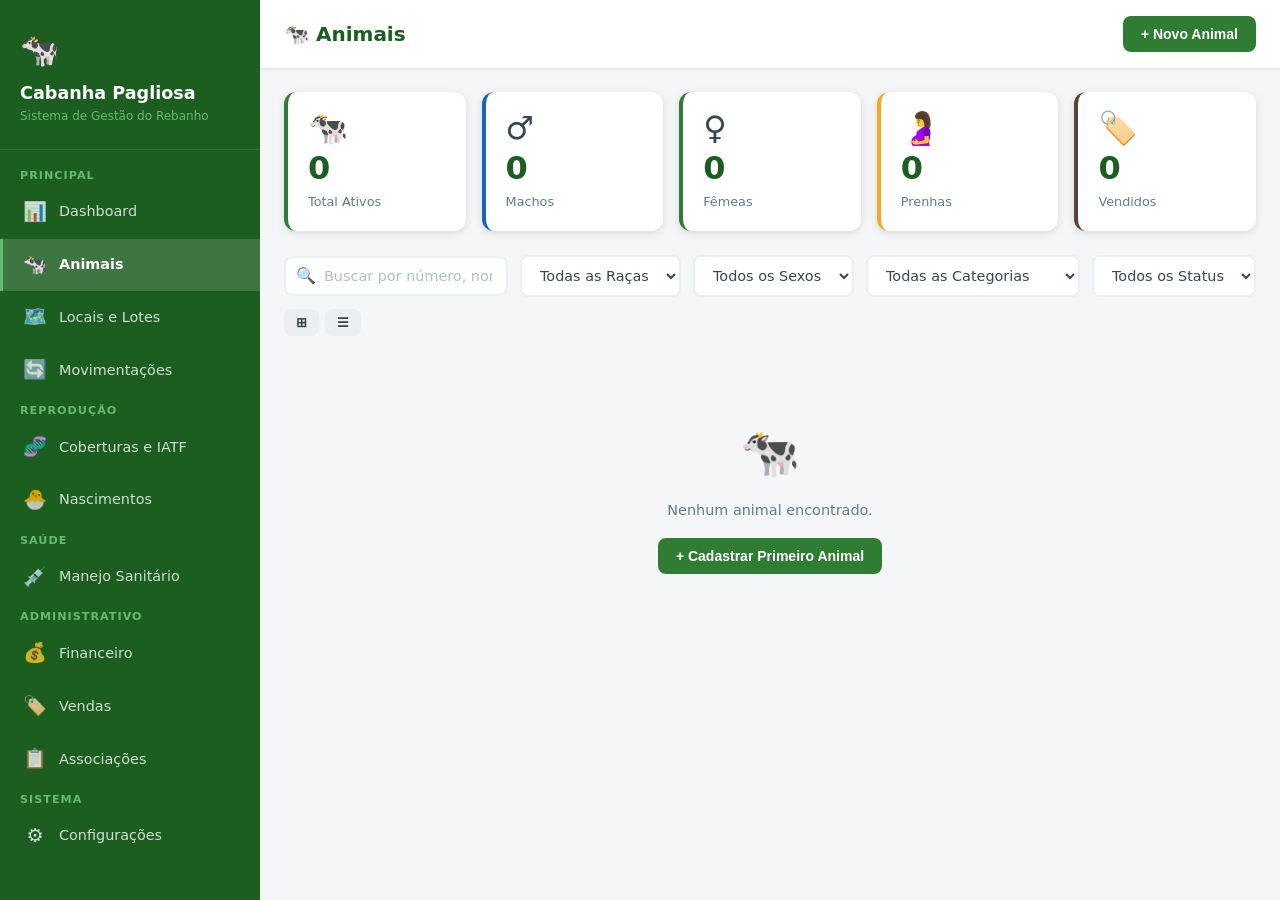
<file: animais.html>
<!DOCTYPE html>
<html lang="pt-BR">
<head>
  <meta charset="UTF-8">
  <meta name="viewport" content="width=device-width, initial-scale=1.0">
  <title>Animais - Cabanha Pagliosa</title>
  <link rel="stylesheet" href="css/style.css">
  <style>
    .foto-preview {
      width: 80px; height: 80px;
      object-fit: cover;
      border-radius: var(--raio-pequeno);
      border: 2px solid var(--cinza-muito-claro);
    }
    .historico-item {
      padding: 8px 0;
      border-bottom: 1px solid var(--cinza-muito-claro);
      font-size: 0.85rem;
      display: flex;
      gap: 10px;
    }
    .historico-data { color: var(--cinza); min-width: 80px; }
    .pesagem-item {
      display: flex;
      justify-content: space-between;
      align-items: center;
      padding: 8px 0;
      border-bottom: 1px solid var(--cinza-muito-claro);
      font-size: 0.875rem;
    }
  </style>
</head>
<body>
<div class="app-container">

  <!-- SIDEBAR -->
  <nav class="sidebar">
    <div class="sidebar-logo">
      <span class="logo-icon">🐄</span>
      <h1>Cabanha Pagliosa</h1>
      <span>Sistema de Gestão do Rebanho</span>
    </div>
    <div class="sidebar-nav">
      <span class="sidebar-secao">Principal</span>
      <a href="index.html"><span class="nav-icon">📊</span> Dashboard</a>
      <a href="animais.html" class="ativo"><span class="nav-icon">🐄</span> Animais</a>
      <a href="locais.html"><span class="nav-icon">🗺️</span> Locais e Lotes</a>
      <a href="movimentacoes.html"><span class="nav-icon">🔄</span> Movimentações</a>
      <span class="sidebar-secao">Reprodução</span>
      <a href="reproducao.html"><span class="nav-icon">🧬</span> Coberturas e IATF</a>
      <a href="nascimentos.html"><span class="nav-icon">🐣</span> Nascimentos</a>
      <span class="sidebar-secao">Saúde</span>
      <a href="sanitario.html"><span class="nav-icon">💉</span> Manejo Sanitário</a>
      <span class="sidebar-secao">Administrativo</span>
      <a href="financeiro.html"><span class="nav-icon">💰</span> Financeiro</a>
      <a href="vendas.html"><span class="nav-icon">🏷️</span> Vendas</a>
      <a href="associacoes.html"><span class="nav-icon">📋</span> Associações</a>
      <span class="sidebar-secao">Sistema</span>
      <a href="configuracoes.html"><span class="nav-icon">⚙️</span> Configurações</a>
    </div>
  </nav>

  <div class="main-content">
    <div class="topbar">
      <div class="topbar-titulo">🐄 Animais</div>
      <div class="topbar-acoes">
        <button class="btn btn-primario" onclick="abrirModalAnimal()">
          + Novo Animal
        </button>
      </div>
    </div>

    <div class="pagina">

      <!-- Stats rápidas -->
      <div class="stats-grid" style="grid-template-columns:repeat(auto-fill,minmax(150px,1fr))">
        <div class="stat-card verde"><span class="stat-icone">🐄</span><span class="stat-valor" id="st-total">0</span><span class="stat-label">Total Ativos</span></div>
        <div class="stat-card azul"><span class="stat-icone">♂</span><span class="stat-valor" id="st-machos">0</span><span class="stat-label">Machos</span></div>
        <div class="stat-card verde"><span class="stat-icone">♀</span><span class="stat-valor" id="st-femeas">0</span><span class="stat-label">Fêmeas</span></div>
        <div class="stat-card amarelo"><span class="stat-icone">🤰</span><span class="stat-valor" id="st-prenhas">0</span><span class="stat-label">Prenhas</span></div>
        <div class="stat-card marrom"><span class="stat-icone">🏷️</span><span class="stat-valor" id="st-vendidos">0</span><span class="stat-label">Vendidos</span></div>
      </div>

      <!-- Barra de busca e filtros -->
      <div class="barra-busca">
        <div class="campo-busca">
          <span class="icone-busca">🔍</span>
          <input type="text" class="form-input" id="busca" placeholder="Buscar por número, nome ou brinco...">
        </div>
        <select class="form-select" id="filtro-raca" style="width:auto">
          <option value="">Todas as Raças</option>
        </select>
        <select class="form-select" id="filtro-sexo" style="width:auto">
          <option value="">Todos os Sexos</option>
          <option value="macho">Macho</option>
          <option value="fêmea">Fêmea</option>
        </select>
        <select class="form-select" id="filtro-categoria" style="width:auto">
          <option value="">Todas as Categorias</option>
        </select>
        <select class="form-select" id="filtro-status" style="width:auto">
          <option value="">Todos os Status</option>
          <option value="ativo">Ativo</option>
          <option value="prenha">Prenha</option>
          <option value="vendido">Vendido</option>
          <option value="descartado">Descartado</option>
          <option value="morto">Morto</option>
        </select>
        <div style="display:flex;gap:6px">
          <button class="btn btn-secundario btn-sm" id="btn-grade" onclick="setVista('grade')" title="Visualização em grade">⊞</button>
          <button class="btn btn-secundario btn-sm" id="btn-lista" onclick="setVista('lista')" title="Visualização em lista">☰</button>
        </div>
      </div>

      <!-- Lista de animais -->
      <div id="animais-container"></div>
      <div id="paginacao" class="text-center mt-16"></div>

    </div>
  </div>

</div>

<!-- NAV MOBILE -->
<nav class="nav-mobile">
  <ul class="nav-mobile-lista">
    <li><a href="index.html"><span class="nav-icon">📊</span>Dashboard</a></li>
    <li><a href="animais.html" class="ativo"><span class="nav-icon">🐄</span>Animais</a></li>
    <li><a href="reproducao.html"><span class="nav-icon">🧬</span>Reprodução</a></li>
    <li><a href="sanitario.html"><span class="nav-icon">💉</span>Saúde</a></li>
    <li><a href="financeiro.html"><span class="nav-icon">💰</span>Financeiro</a></li>
  </ul>
</nav>

<!-- MODAL CADASTRO/EDIÇÃO DE ANIMAL -->
<div class="modal-overlay" id="modal-animal">
  <div class="modal" style="max-width:720px">
    <div class="modal-header">
      <span class="modal-titulo" id="modal-animal-titulo">🐄 Novo Animal</span>
      <button class="modal-fechar" onclick="fecharModal('modal-animal')">×</button>
    </div>
    <div class="modal-body">
      <form id="form-animal" onsubmit="salvarAnimal(event)">
        <input type="hidden" id="animal-id">

        <div class="tabs">
          <button type="button" class="tab ativo" onclick="mudarTab(this,'tab-basico')">Dados Básicos</button>
          <button type="button" class="tab" onclick="mudarTab(this,'tab-genealogia')">Genealogia</button>
          <button type="button" class="tab" onclick="mudarTab(this,'tab-localizacao')">Localização</button>
          <button type="button" class="tab" onclick="mudarTab(this,'tab-obs')">Observações</button>
        </div>

        <!-- ABA BÁSICO -->
        <div id="tab-basico">
          <div class="form-grid form-grid-2">
            <div class="form-grupo">
              <label class="form-label obrigatorio">Número / Identificação</label>
              <input type="text" class="form-input" id="animal-numero" placeholder="Ex: 001, A-123" required>
            </div>
            <div class="form-grupo">
              <label class="form-label">Nome</label>
              <input type="text" class="form-input" id="animal-nome" placeholder="Nome do animal (opcional)">
            </div>
          </div>

          <div class="form-grid form-grid-2">
            <div class="form-grupo">
              <label class="form-label">Brinco / ID Oficial</label>
              <input type="text" class="form-input" id="animal-brinco" placeholder="Número do brinco">
            </div>
            <div class="form-grupo">
              <label class="form-label obrigatorio">Raça</label>
              <select class="form-select" id="animal-raca" required>
                <option value="">Selecione...</option>
              </select>
            </div>
          </div>

          <div class="form-grid form-grid-2">
            <div class="form-grupo">
              <label class="form-label">Grau de Sangue</label>
              <input type="text" class="form-input" id="animal-grau-sangue" placeholder="Ex: 3/4, 5/8, PO">
            </div>
            <div class="form-grupo">
              <label class="form-label obrigatorio">Sexo</label>
              <select class="form-select" id="animal-sexo" required>
                <option value="">Selecione...</option>
                <option value="macho">♂ Macho</option>
                <option value="fêmea">♀ Fêmea</option>
              </select>
            </div>
          </div>

          <div class="form-grid form-grid-2">
            <div class="form-grupo">
              <label class="form-label obrigatorio">Categoria</label>
              <select class="form-select" id="animal-categoria" required>
                <option value="">Selecione...</option>
              </select>
            </div>
            <div class="form-grupo">
              <label class="form-label obrigatorio">Status</label>
              <select class="form-select" id="animal-status" required>
                <option value="ativo">Ativo</option>
                <option value="prenha">Prenha</option>
                <option value="em reprodução">Em Reprodução</option>
                <option value="em recria">Em Recria</option>
                <option value="em preparo para venda">Em Preparo para Venda</option>
                <option value="em exposição">Em Exposição</option>
                <option value="reservado">Reservado</option>
                <option value="descartado">Descartado</option>
                <option value="vendido">Vendido</option>
                <option value="morto">Morto</option>
              </select>
            </div>
          </div>

          <div class="form-grid form-grid-2">
            <div class="form-grupo">
              <label class="form-label">Data de Nascimento</label>
              <input type="date" class="form-input" id="animal-nascimento">
            </div>
            <div class="form-grupo">
              <label class="form-label">Idade (calculada)</label>
              <input type="text" class="form-input" id="animal-idade" readonly placeholder="Será calculada automaticamente">
            </div>
          </div>

          <div class="form-grupo">
            <label class="form-label">Peso Atual (kg)</label>
            <input type="number" class="form-input" id="animal-peso" placeholder="Peso em kg" step="0.1">
          </div>
        </div>

        <!-- ABA GENEALOGIA -->
        <div id="tab-genealogia" class="hidden">
          <div class="form-grid form-grid-2">
            <div class="form-grupo">
              <label class="form-label">Pai (Touro)</label>
              <input type="text" class="form-input" id="animal-pai-nome" placeholder="Nome ou número do pai">
            </div>
            <div class="form-grupo">
              <label class="form-label">Brinco do Pai</label>
              <input type="text" class="form-input" id="animal-pai-brinco" placeholder="Brinco/registro do pai">
            </div>
          </div>
          <div class="form-grid form-grid-2">
            <div class="form-grupo">
              <label class="form-label">Mãe</label>
              <input type="text" class="form-input" id="animal-mae-nome" placeholder="Nome ou número da mãe">
            </div>
            <div class="form-grupo">
              <label class="form-label">Brinco da Mãe</label>
              <input type="text" class="form-input" id="animal-mae-brinco" placeholder="Brinco/número da mãe">
            </div>
          </div>
          <div class="form-grupo">
            <label class="form-label">Genealogia / Pedigree</label>
            <textarea class="form-textarea" id="animal-genealogia" placeholder="Informações de pedigree, avós, bisavós..."></textarea>
          </div>
          <div class="form-grupo">
            <label class="form-label">Tipo de Nascimento</label>
            <select class="form-select" id="animal-tipo-nasc">
              <option value="">Não informado</option>
              <option value="Monta Natural">Monta Natural</option>
              <option value="Inseminação Artificial (IA)">Inseminação Artificial (IA)</option>
              <option value="IATF">IATF</option>
              <option value="TE">TE (Transferência de Embrião)</option>
              <option value="FIV">FIV (Fertilização In Vitro)</option>
            </select>
          </div>
        </div>

        <!-- ABA LOCALIZAÇÃO -->
        <div id="tab-localizacao" class="hidden">
          <div class="form-grupo">
            <label class="form-label">Local Atual</label>
            <select class="form-select" id="animal-local">
              <option value="">Selecione o local...</option>
            </select>
          </div>
          <div class="form-grupo">
            <label class="form-label">Lote Atual</label>
            <select class="form-select" id="animal-lote">
              <option value="">Selecione o lote...</option>
            </select>
          </div>
          <div class="alerta alerta-info" style="margin-top:12px">
            ℹ️ Para mover animais entre locais, use a tela de <a href="movimentacoes.html">Movimentações</a>.
          </div>
        </div>

        <!-- ABA OBSERVAÇÕES -->
        <div id="tab-obs" class="hidden">
          <div class="form-grupo">
            <label class="form-label">Previsão de Parto (se prenha)</label>
            <input type="date" class="form-input" id="animal-previsao-parto">
          </div>
          <div class="form-grupo">
            <label class="form-label">Observações Gerais</label>
            <textarea class="form-textarea" id="animal-obs" placeholder="Observações, características, comportamento..." style="min-height:120px"></textarea>
          </div>
        </div>

        <div class="divisor"></div>
        <div style="display:flex;gap:12px;justify-content:flex-end">
          <button type="button" class="btn btn-secundario" onclick="fecharModal('modal-animal')">Cancelar</button>
          <button type="submit" class="btn btn-primario">💾 Salvar Animal</button>
        </div>
      </form>
    </div>
  </div>
</div>

<!-- MODAL DETALHE DO ANIMAL -->
<div class="modal-overlay" id="modal-detalhe">
  <div class="modal" style="max-width:760px">
    <div class="modal-header">
      <span class="modal-titulo" id="detalhe-titulo">Animal</span>
      <button class="modal-fechar" onclick="fecharModal('modal-detalhe')">×</button>
    </div>
    <div class="modal-body" id="detalhe-corpo"></div>
  </div>
</div>

<!-- MODAL PESAGEM -->
<div class="modal-overlay" id="modal-pesagem">
  <div class="modal" style="max-width:400px">
    <div class="modal-header">
      <span class="modal-titulo">⚖️ Registrar Pesagem</span>
      <button class="modal-fechar" onclick="fecharModal('modal-pesagem')">×</button>
    </div>
    <div class="modal-body">
      <form id="form-pesagem" onsubmit="salvarPesagem(event)">
        <input type="hidden" id="pesagem-animal-id">
        <div class="form-grupo">
          <label class="form-label obrigatorio">Data da Pesagem</label>
          <input type="date" class="form-input" id="pesagem-data" required>
        </div>
        <div class="form-grupo">
          <label class="form-label obrigatorio">Peso (kg)</label>
          <input type="number" class="form-input" id="pesagem-peso" required step="0.1" placeholder="Ex: 350.5">
        </div>
        <div class="form-grupo">
          <label class="form-label">Observações</label>
          <input type="text" class="form-input" id="pesagem-obs" placeholder="Opcional">
        </div>
        <div style="display:flex;gap:12px;justify-content:flex-end;margin-top:16px">
          <button type="button" class="btn btn-secundario" onclick="fecharModal('modal-pesagem')">Cancelar</button>
          <button type="submit" class="btn btn-primario">Salvar Pesagem</button>
        </div>
      </form>
    </div>
  </div>
</div>

<div id="toast-container" class="toast-container"></div>

<script src="js/db.js"></script>
<script src="js/utils.js"></script>
<script>
  let vistaAtual = 'lista';
  let paginaAtual = 1;
  const POR_PAGINA = 20;

  // ========== INICIALIZAÇÃO ==========
  function inicializar() {
    // Preencher filtros
    preencherSelect('filtro-raca', RACAS);
    preencherSelect('filtro-categoria', CATEGORIAS);
    preencherSelect('animal-raca', RACAS);
    preencherSelect('animal-categoria', CATEGORIAS);
    preencherSelectLocais('animal-local');
    preencherSelectLotes('animal-lote');

    // Data nascimento -> calcular idade
    document.getElementById('animal-nascimento').addEventListener('change', function() {
      document.getElementById('animal-idade').value = calcularIdade(this.value);
    });

    // Eventos de filtro
    ['busca','filtro-raca','filtro-sexo','filtro-categoria','filtro-status'].forEach(id => {
      document.getElementById(id).addEventListener('input', () => { paginaAtual = 1; renderizarAnimais(); });
    });

    // Abrir novo animal se URL tiver ?novo=1
    if (new URLSearchParams(location.search).get('novo') === '1') {
      abrirModalAnimal();
    }

    atualizarStats();
    renderizarAnimais();
  }

  // ========== STATS ==========
  function atualizarStats() {
    const t = DB.animais.totais();
    document.getElementById('st-total').textContent = t.ativos;
    document.getElementById('st-machos').textContent = t.machos;
    document.getElementById('st-femeas').textContent = t.femeas;
    document.getElementById('st-prenhas').textContent = DB._get('animais').filter(a => a.status === 'prenha').length;
    document.getElementById('st-vendidos').textContent = t.vendidos;
  }

  // ========== RENDERIZAR LISTA ==========
  function getFiltros() {
    return {
      busca: document.getElementById('busca').value.trim(),
      raca: document.getElementById('filtro-raca').value,
      sexo: document.getElementById('filtro-sexo').value,
      categoria: document.getElementById('filtro-categoria').value,
      status: document.getElementById('filtro-status').value,
    };
  }

  function renderizarAnimais() {
    const filtros = getFiltros();
    const todos = DB.animais.listar(filtros);
    const { dados, total, paginas } = paginar(todos, paginaAtual, POR_PAGINA);

    const container = document.getElementById('animais-container');

    if (todos.length === 0) {
      container.innerHTML = `
        <div class="vazio">
          <span class="vazio-icone">🐄</span>
          <p>Nenhum animal encontrado.</p>
          <button class="btn btn-primario mt-16" onclick="abrirModalAnimal()">+ Cadastrar Primeiro Animal</button>
        </div>`;
      document.getElementById('paginacao').innerHTML = '';
      return;
    }

    if (vistaAtual === 'grade') {
      container.innerHTML = `<div class="animal-grid">${dados.map(renderizarAnimalCard).join('')}</div>`;
    } else {
      container.innerHTML = renderizarTabelaAnimais(dados);
    }

    renderizarPaginacao(paginas, total);
  }

  function renderizarAnimalCard(a) {
    const local = nomeLocal(a.localId);
    const lote = nomeLote(a.loteId);
    return `
      <div class="animal-card ${a.sexo === 'macho' ? 'macho' : 'femea'}" onclick="abrirDetalhe('${a.id}')">
        <div class="animal-card-header">
          <div>
            <div class="animal-numero">${a.numero || '-'}</div>
            <div class="animal-nome">${a.nome || ''}</div>
          </div>
          ${badgeStatus(a.status)}
        </div>
        <div style="display:flex;gap:6px;flex-wrap:wrap;margin:8px 0">
          ${chipSexo(a.sexo)}
          ${badgeRaca(a.raca)}
        </div>
        <div class="animal-info-grid">
          <div class="animal-info-item">
            <div class="animal-info-label">Categoria</div>
            <div class="animal-info-valor">${a.categoria || '-'}</div>
          </div>
          <div class="animal-info-item">
            <div class="animal-info-label">Idade</div>
            <div class="animal-info-valor">${calcularIdade(a.dataNascimento)}</div>
          </div>
          <div class="animal-info-item">
            <div class="animal-info-label">Peso</div>
            <div class="animal-info-valor">${a.pesoAtual ? a.pesoAtual + ' kg' : '-'}</div>
          </div>
          <div class="animal-info-item">
            <div class="animal-info-label">Local</div>
            <div class="animal-info-valor">${local}</div>
          </div>
        </div>
        ${lote !== '-' ? `<div style="font-size:0.75rem;color:var(--cinza);margin-top:6px">🗂️ Lote: ${lote}</div>` : ''}
      </div>`;
  }

  function renderizarTabelaAnimais(lista) {
    const linhas = lista.map(a => `
      <tr>
        <td><strong>${a.numero || '-'}</strong><br><small style="color:var(--cinza)">${a.nome || ''}</small></td>
        <td>${a.brinco || '-'}</td>
        <td>${badgeRaca(a.raca)}</td>
        <td>${chipSexo(a.sexo)}</td>
        <td>${a.categoria || '-'}</td>
        <td>${calcularIdade(a.dataNascimento)}</td>
        <td>${a.pesoAtual ? a.pesoAtual + ' kg' : '-'}</td>
        <td>${nomeLocal(a.localId)}</td>
        <td>${badgeStatus(a.status)}</td>
        <td>
          <div style="display:flex;gap:4px">
            <button class="btn btn-sm btn-secundario" onclick="abrirDetalhe('${a.id}')">👁</button>
            <button class="btn btn-sm btn-outline" onclick="editarAnimal('${a.id}')">✏️</button>
            <button class="btn btn-sm btn-perigo" onclick="excluirAnimal('${a.id}')">🗑</button>
          </div>
        </td>
      </tr>`).join('');

    return `
      <div class="tabela-wrapper">
        <table class="tabela">
          <thead>
            <tr>
              <th>Número / Nome</th>
              <th>Brinco</th>
              <th>Raça</th>
              <th>Sexo</th>
              <th>Categoria</th>
              <th>Idade</th>
              <th>Peso</th>
              <th>Local</th>
              <th>Status</th>
              <th>Ações</th>
            </tr>
          </thead>
          <tbody>${linhas}</tbody>
        </table>
      </div>`;
  }

  function renderizarPaginacao(paginas, total) {
    const pag = document.getElementById('paginacao');
    if (paginas <= 1) { pag.innerHTML = `<small style="color:var(--cinza)">${total} animal(is) encontrado(s)</small>`; return; }

    let html = `<div style="display:flex;gap:6px;justify-content:center;align-items:center;flex-wrap:wrap;margin-top:16px">`;
    html += `<small style="color:var(--cinza);margin-right:8px">${total} animais</small>`;
    if (paginaAtual > 1) html += `<button class="btn btn-sm btn-secundario" onclick="irPagina(${paginaAtual-1})">‹ Anterior</button>`;
    for (let i = 1; i <= paginas; i++) {
      if (i === paginaAtual) html += `<button class="btn btn-sm btn-primario">${i}</button>`;
      else html += `<button class="btn btn-sm btn-secundario" onclick="irPagina(${i})">${i}</button>`;
    }
    if (paginaAtual < paginas) html += `<button class="btn btn-sm btn-secundario" onclick="irPagina(${paginaAtual+1})">Próximo ›</button>`;
    html += '</div>';
    pag.innerHTML = html;
  }

  function irPagina(p) {
    paginaAtual = p;
    renderizarAnimais();
    window.scrollTo(0, 0);
  }

  function setVista(v) {
    vistaAtual = v;
    document.getElementById('btn-grade').className = v === 'grade' ? 'btn btn-primario btn-sm' : 'btn btn-secundario btn-sm';
    document.getElementById('btn-lista').className = v === 'lista' ? 'btn btn-primario btn-sm' : 'btn btn-secundario btn-sm';
    renderizarAnimais();
  }

  // ========== MODAL ANIMAL ==========
  function abrirModalAnimal(id = null) {
    document.getElementById('form-animal').reset();
    document.getElementById('animal-id').value = '';
    document.getElementById('modal-animal-titulo').textContent = '🐄 Novo Animal';

    preencherSelect('animal-raca', RACAS);
    preencherSelect('animal-categoria', CATEGORIAS);
    preencherSelectLocais('animal-local');
    preencherSelectLotes('animal-lote');

    // Resetar tabs
    document.querySelectorAll('#modal-animal .tab').forEach((t,i) => {
      t.className = i === 0 ? 'tab ativo' : 'tab';
    });
    document.querySelectorAll('#modal-animal [id^="tab-"]').forEach((t,i) => {
      t.className = i === 0 ? '' : 'hidden';
    });

    abrirModal('modal-animal');
  }

  function editarAnimal(id) {
    const a = DB.animais.buscarPorId(id);
    if (!a) return;

    document.getElementById('modal-animal-titulo').textContent = `✏️ Editar: ${a.numero || a.nome || 'Animal'}`;
    document.getElementById('animal-id').value = a.id;

    preencherSelect('animal-raca', RACAS, a.raca);
    preencherSelect('animal-categoria', CATEGORIAS, a.categoria);
    preencherSelectLocais('animal-local', a.localId);
    preencherSelectLotes('animal-lote', a.loteId);

    const campos = {
      'animal-numero': a.numero, 'animal-nome': a.nome, 'animal-brinco': a.brinco,
      'animal-grau-sangue': a.grauSangue, 'animal-sexo': a.sexo, 'animal-status': a.status,
      'animal-nascimento': a.dataNascimento, 'animal-peso': a.pesoAtual,
      'animal-pai-nome': a.paiNome, 'animal-pai-brinco': a.paiBrinco,
      'animal-mae-nome': a.maeNome, 'animal-mae-brinco': a.maeBrinco,
      'animal-genealogia': a.genealogia, 'animal-tipo-nasc': a.tipoNascimento,
      'animal-previsao-parto': a.previsaoParto, 'animal-obs': a.observacoes
    };

    Object.entries(campos).forEach(([id, val]) => {
      const el = document.getElementById(id);
      if (el && val !== undefined && val !== null) el.value = val;
    });

    if (a.dataNascimento) {
      document.getElementById('animal-idade').value = calcularIdade(a.dataNascimento);
    }

    // Resetar tabs
    document.querySelectorAll('#modal-animal .tab').forEach((t,i) => {
      t.className = i === 0 ? 'tab ativo' : 'tab';
    });
    document.querySelectorAll('#modal-animal [id^="tab-"]').forEach((t,i) => {
      t.className = i === 0 ? '' : 'hidden';
    });

    abrirModal('modal-animal');
  }

  function salvarAnimal(e) {
    e.preventDefault();
    const id = document.getElementById('animal-id').value;
    const animal = {
      id: id || undefined,
      numero: document.getElementById('animal-numero').value.trim(),
      nome: document.getElementById('animal-nome').value.trim(),
      brinco: document.getElementById('animal-brinco').value.trim(),
      raca: document.getElementById('animal-raca').value,
      grauSangue: document.getElementById('animal-grau-sangue').value.trim(),
      sexo: document.getElementById('animal-sexo').value,
      categoria: document.getElementById('animal-categoria').value,
      status: document.getElementById('animal-status').value,
      dataNascimento: document.getElementById('animal-nascimento').value,
      pesoAtual: parseFloat(document.getElementById('animal-peso').value) || null,
      paiNome: document.getElementById('animal-pai-nome').value.trim(),
      paiBrinco: document.getElementById('animal-pai-brinco').value.trim(),
      maeNome: document.getElementById('animal-mae-nome').value.trim(),
      maeBrinco: document.getElementById('animal-mae-brinco').value.trim(),
      genealogia: document.getElementById('animal-genealogia').value.trim(),
      tipoNascimento: document.getElementById('animal-tipo-nasc').value,
      localId: document.getElementById('animal-local').value,
      loteId: document.getElementById('animal-lote').value,
      previsaoParto: document.getElementById('animal-previsao-parto').value,
      observacoes: document.getElementById('animal-obs').value.trim(),
    };

    DB.animais.salvar(animal);
    fecharModal('modal-animal');
    mostrarToast(id ? 'Animal atualizado!' : 'Animal cadastrado!');
    atualizarStats();
    renderizarAnimais();
  }

  function excluirAnimal(id) {
    const a = DB.animais.buscarPorId(id);
    if (!a) return;
    if (!confirmar(`Excluir o animal ${a.numero || a.nome}? Esta ação não pode ser desfeita.`)) return;
    DB.animais.excluir(id);
    mostrarToast('Animal excluído.', 'aviso');
    atualizarStats();
    renderizarAnimais();
  }

  // ========== DETALHE DO ANIMAL ==========
  function abrirDetalhe(id) {
    const a = DB.animais.buscarPorId(id);
    if (!a) return;

    const pesagens = DB.pesagens.listarDoAnimal(id);
    const custo = DB.financeiros.custoDoAnimal(id);

    document.getElementById('detalhe-titulo').innerHTML = `
      🐄 ${a.numero || ''} ${a.nome ? '- ' + a.nome : ''} ${chipSexo(a.sexo)}`;

    document.getElementById('detalhe-corpo').innerHTML = `
      <div style="display:flex;gap:8px;flex-wrap:wrap;margin-bottom:16px">
        ${badgeRaca(a.raca)} ${badgeStatus(a.status)}
        ${a.categoria ? `<span class="badge badge-cinza">${a.categoria}</span>` : ''}
        ${a.grauSangue ? `<span class="badge badge-amarelo">${a.grauSangue}</span>` : ''}
      </div>

      <div class="tabs">
        <button type="button" class="tab ativo" onclick="mudarTab(this,'det-basico')">Dados</button>
        <button type="button" class="tab" onclick="mudarTab(this,'det-genealogia')">Genealogia</button>
        <button type="button" class="tab" onclick="mudarTab(this,'det-pesagens')">Pesagens</button>
        <button type="button" class="tab" onclick="mudarTab(this,'det-financeiro')">Financeiro</button>
      </div>

      <div id="det-basico">
        <div class="form-grid form-grid-2" style="gap:12px">
          ${infoItem('🔢 Número', a.numero)}
          ${infoItem('📛 Nome', a.nome)}
          ${infoItem('🏷️ Brinco', a.brinco)}
          ${infoItem('📅 Nascimento', formatarData(a.dataNascimento))}
          ${infoItem('⏱️ Idade', calcularIdade(a.dataNascimento))}
          ${infoItem('⚖️ Peso Atual', a.pesoAtual ? a.pesoAtual + ' kg' : '-')}
          ${infoItem('🗺️ Local', nomeLocal(a.localId))}
          ${infoItem('🗂️ Lote', nomeLote(a.loteId))}
          ${infoItem('🤰 Prev. Parto', formatarData(a.previsaoParto))}
        </div>
        ${a.observacoes ? `<div class="alerta alerta-info mt-16">📝 ${a.observacoes}</div>` : ''}
      </div>

      <div id="det-genealogia" class="hidden">
        <div class="form-grid form-grid-2" style="gap:12px">
          ${infoItem('👨 Pai', a.paiNome)}
          ${infoItem('🏷️ Brinco Pai', a.paiBrinco)}
          ${infoItem('👩 Mãe', a.maeNome)}
          ${infoItem('🏷️ Brinco Mãe', a.maeBrinco)}
          ${infoItem('🧬 Tipo Nascimento', a.tipoNascimento)}
        </div>
        ${a.genealogia ? `<div class="mt-16"><strong>Genealogia:</strong><p style="margin-top:6px;font-size:0.875rem">${a.genealogia}</p></div>` : ''}
      </div>

      <div id="det-pesagens" class="hidden">
        <div style="display:flex;justify-content:space-between;align-items:center;margin-bottom:12px">
          <strong>Histórico de Pesagens</strong>
          <button class="btn btn-sm btn-primario" onclick="abrirPesagem('${id}')">+ Nova Pesagem</button>
        </div>
        ${pesagens.length === 0
          ? '<p style="color:var(--cinza);text-align:center;padding:20px">Nenhuma pesagem registrada</p>'
          : pesagens.map(p => `
            <div class="pesagem-item">
              <div><strong>${p.peso} kg</strong> <small style="color:var(--cinza)">${p.observacoes || ''}</small></div>
              <div style="color:var(--cinza);font-size:0.8rem">${formatarData(p.data)}</div>
            </div>`).join('')
        }
      </div>

      <div id="det-financeiro" class="hidden">
        <div class="stat-card verde" style="margin-bottom:16px">
          <span class="stat-icone">💰</span>
          <span class="stat-valor">${formatarMoeda(custo)}</span>
          <span class="stat-label">Custo Acumulado</span>
        </div>
        <p style="font-size:0.85rem;color:var(--cinza)">
          Para ver o histórico financeiro detalhado, acesse a tela
          <a href="financeiro.html">Financeiro</a>.
        </p>
      </div>

      <div class="divisor"></div>
      <div style="display:flex;gap:8px;flex-wrap:wrap">
        <button class="btn btn-outline" onclick="fecharModal('modal-detalhe');editarAnimal('${id}')">✏️ Editar</button>
        <button class="btn btn-outline" onclick="abrirPesagem('${id}')">⚖️ Pesagem</button>
        <a href="sanitario.html" class="btn btn-outline">💉 Sanitário</a>
        <a href="financeiro.html" class="btn btn-outline">💰 Financeiro</a>
        <button class="btn btn-perigo" onclick="fecharModal('modal-detalhe');excluirAnimal('${id}')">🗑️ Excluir</button>
      </div>`;

    abrirModal('modal-detalhe');
  }

  function infoItem(label, valor) {
    return `
      <div style="background:var(--cinza-muito-claro);padding:10px;border-radius:var(--raio-pequeno)">
        <div style="font-size:0.75rem;color:var(--cinza)">${label}</div>
        <div style="font-weight:600;font-size:0.9rem">${valor || '-'}</div>
      </div>`;
  }

  // ========== PESAGEM ==========
  function abrirPesagem(animalId) {
    document.getElementById('pesagem-animal-id').value = animalId;
    document.getElementById('pesagem-data').value = new Date().toISOString().split('T')[0];
    document.getElementById('form-pesagem').reset();
    document.getElementById('pesagem-animal-id').value = animalId;
    document.getElementById('pesagem-data').value = new Date().toISOString().split('T')[0];
    abrirModal('modal-pesagem');
  }

  function salvarPesagem(e) {
    e.preventDefault();
    DB.pesagens.salvar({
      animalId: document.getElementById('pesagem-animal-id').value,
      data: document.getElementById('pesagem-data').value,
      peso: parseFloat(document.getElementById('pesagem-peso').value),
      observacoes: document.getElementById('pesagem-obs').value,
    });
    fecharModal('modal-pesagem');
    mostrarToast('Pesagem registrada!');
    renderizarAnimais();
  }

  // ========== TABS ==========
  function mudarTab(btn, idConteudo) {
    const pai = btn.closest('.tabs') || btn.parentElement;
    pai.querySelectorAll('.tab').forEach(t => t.className = 'tab');
    btn.className = 'tab ativo';

    // Encontrar todos os painéis de tab no mesmo container
    const container = pai.nextElementSibling ? pai.parentElement : btn.closest('.modal-body') || btn.closest('.pagina');
    container.querySelectorAll('[id^="tab-"],[id^="det-"]').forEach(p => p.className = 'hidden');
    const painel = document.getElementById(idConteudo);
    if (painel) painel.className = '';
  }

  inicializar();
</script>
</body>
</html>
</file>
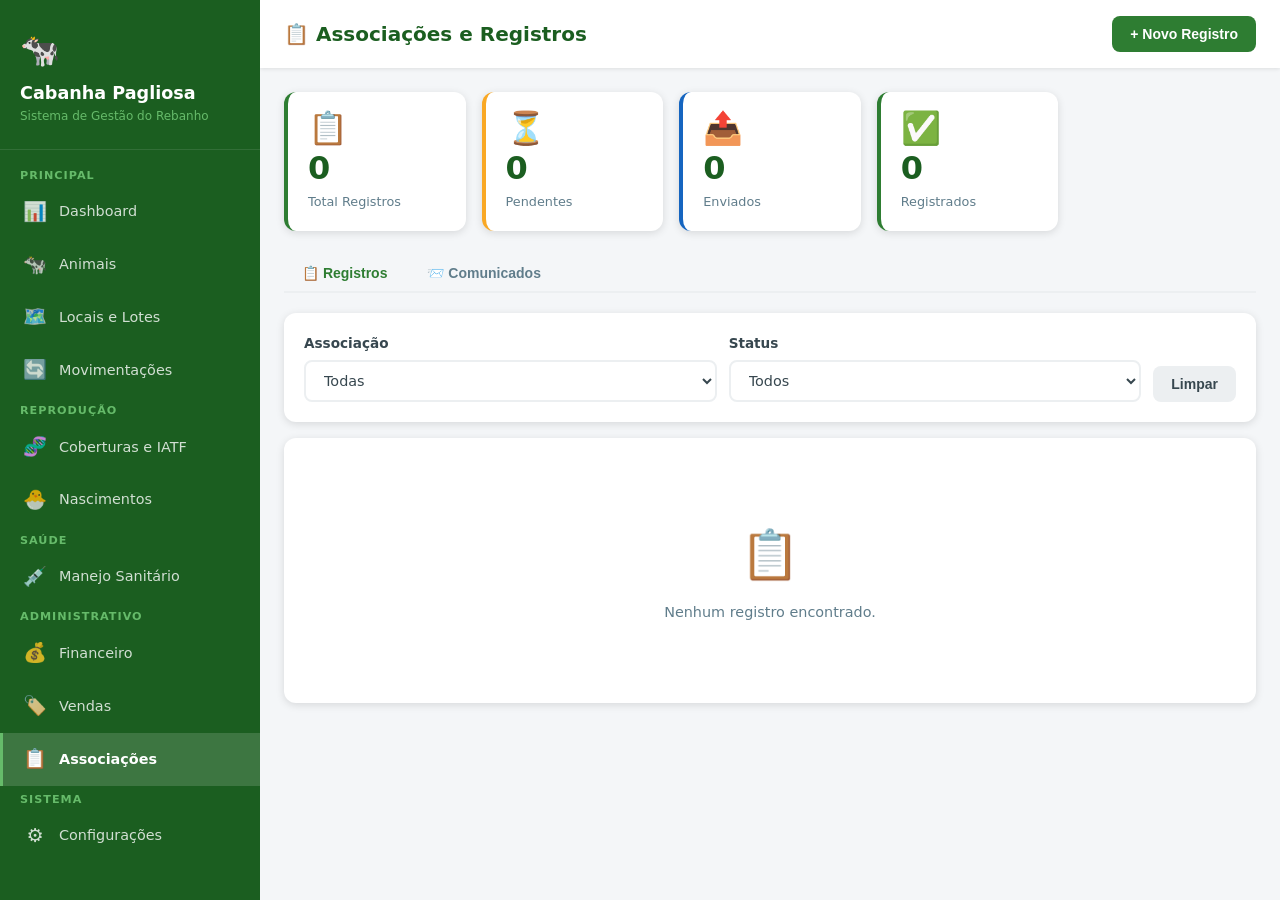
<file: associacoes.html>
<!DOCTYPE html>
<html lang="pt-BR">
<head>
  <meta charset="UTF-8">
  <meta name="viewport" content="width=device-width, initial-scale=1.0">
  <title>Associações - Cabanha Pagliosa</title>
  <link rel="stylesheet" href="css/style.css">
  <style>
    .badge-pendente { background: #FFF8E1; color: #F9A825; border-radius: 20px; padding: 2px 10px; font-size: 0.78rem; font-weight: 700; }
    .badge-enviado  { background: var(--azul-claro); color: var(--azul); border-radius: 20px; padding: 2px 10px; font-size: 0.78rem; font-weight: 700; }
    .badge-registrado { background: var(--verde-muito-claro); color: var(--verde-escuro); border-radius: 20px; padding: 2px 10px; font-size: 0.78rem; font-weight: 700; }
    .comunicado-item {
      background: var(--branco);
      border-radius: var(--raio);
      padding: 14px 16px;
      box-shadow: var(--sombra);
      margin-bottom: 10px;
      border-left: 4px solid var(--azul);
    }
    .comunicado-item.nascimento { border-left-color: var(--verde); }
    .comunicado-item.cobertura { border-left-color: #6A1B9A; }
    .comunicado-tipo { font-size: 0.75rem; text-transform: uppercase; letter-spacing: 1px; color: var(--cinza); margin-bottom: 4px; }
    .comunicado-titulo { font-size: 0.95rem; font-weight: 700; margin-bottom: 4px; }
    .comunicado-detalhe { font-size: 0.83rem; color: var(--cinza-escuro); line-height: 1.6; }
  </style>
</head>
<body>
<div class="app-container">

  <!-- SIDEBAR -->
  <nav class="sidebar">
    <div class="sidebar-logo">
      <span class="logo-icon">🐄</span>
      <h1>Cabanha Pagliosa</h1>
      <span>Sistema de Gestão do Rebanho</span>
    </div>
    <div class="sidebar-nav">
      <span class="sidebar-secao">Principal</span>
      <a href="index.html"><span class="nav-icon">📊</span> Dashboard</a>
      <a href="animais.html"><span class="nav-icon">🐄</span> Animais</a>
      <a href="locais.html"><span class="nav-icon">🗺️</span> Locais e Lotes</a>
      <a href="movimentacoes.html"><span class="nav-icon">🔄</span> Movimentações</a>
      <span class="sidebar-secao">Reprodução</span>
      <a href="reproducao.html"><span class="nav-icon">🧬</span> Coberturas e IATF</a>
      <a href="nascimentos.html"><span class="nav-icon">🐣</span> Nascimentos</a>
      <span class="sidebar-secao">Saúde</span>
      <a href="sanitario.html"><span class="nav-icon">💉</span> Manejo Sanitário</a>
      <span class="sidebar-secao">Administrativo</span>
      <a href="financeiro.html"><span class="nav-icon">💰</span> Financeiro</a>
      <a href="vendas.html"><span class="nav-icon">🏷️</span> Vendas</a>
      <a href="associacoes.html" class="ativo"><span class="nav-icon">📋</span> Associações</a>
      <span class="sidebar-secao">Sistema</span>
      <a href="configuracoes.html"><span class="nav-icon">⚙️</span> Configurações</a>
    </div>
  </nav>

  <div class="main-content">
    <div class="topbar">
      <div class="topbar-titulo">📋 Associações e Registros</div>
      <div class="topbar-acoes">
        <button class="btn btn-primario" id="btn-novo-acao" onclick="abrirModalNovo()">+ Novo Registro</button>
      </div>
    </div>

    <div class="pagina">

      <!-- Stats -->
      <div class="stats-grid" style="grid-template-columns:repeat(auto-fill,minmax(160px,1fr))">
        <div class="stat-card verde">
          <span class="stat-icone">📋</span>
          <span class="stat-valor" id="st-total-reg">0</span>
          <span class="stat-label">Total Registros</span>
        </div>
        <div class="stat-card amarelo">
          <span class="stat-icone">⏳</span>
          <span class="stat-valor" id="st-pendentes-reg">0</span>
          <span class="stat-label">Pendentes</span>
        </div>
        <div class="stat-card azul">
          <span class="stat-icone">📤</span>
          <span class="stat-valor" id="st-enviados-reg">0</span>
          <span class="stat-label">Enviados</span>
        </div>
        <div class="stat-card verde">
          <span class="stat-icone">✅</span>
          <span class="stat-valor" id="st-registrados-reg">0</span>
          <span class="stat-label">Registrados</span>
        </div>
      </div>

      <!-- Tabs -->
      <div class="tabs">
        <button class="tab ativo" onclick="trocarTab('registros', this)">📋 Registros</button>
        <button class="tab" onclick="trocarTab('comunicados', this)">📨 Comunicados</button>
      </div>

      <!-- Tab: Registros -->
      <div id="tab-registros">
        <div class="card" style="margin-bottom:16px">
          <div class="card-body" style="display:flex;gap:12px;flex-wrap:wrap;align-items:flex-end">
            <div class="form-grupo" style="flex:1;min-width:180px;margin:0">
              <label class="form-label">Associação</label>
              <select class="form-select" id="filtro-assoc" onchange="renderizarRegistros()">
                <option value="">Todas</option>
              </select>
            </div>
            <div class="form-grupo" style="flex:1;min-width:140px;margin:0">
              <label class="form-label">Status</label>
              <select class="form-select" id="filtro-status-reg" onchange="renderizarRegistros()">
                <option value="">Todos</option>
                <option value="pendente">Pendente</option>
                <option value="enviado">Enviado</option>
                <option value="registrado">Registrado</option>
              </select>
            </div>
            <button class="btn btn-secundario" onclick="limparFiltrosReg()">Limpar</button>
          </div>
        </div>
        <div class="card">
          <div class="card-body" id="tabela-registros-wrapper">
            <div class="vazio"><span class="vazio-icone">📋</span><p>Nenhum registro encontrado.</p></div>
          </div>
        </div>
      </div>

      <!-- Tab: Comunicados -->
      <div id="tab-comunicados" style="display:none">
        <div class="card" style="margin-bottom:16px">
          <div class="card-body" style="display:flex;gap:12px;flex-wrap:wrap;align-items:flex-end">
            <div class="form-grupo" style="flex:1;min-width:180px;margin:0">
              <label class="form-label">Associação</label>
              <select class="form-select" id="filtro-com-assoc" onchange="renderizarComunicados()">
                <option value="">Todas</option>
              </select>
            </div>
            <div class="form-grupo" style="flex:1;min-width:150px;margin:0">
              <label class="form-label">Raça</label>
              <select class="form-select" id="filtro-com-raca" onchange="renderizarComunicados()">
                <option value="">Todas</option>
              </select>
            </div>
            <div class="form-grupo" style="flex:1;min-width:130px;margin:0">
              <label class="form-label">Data início</label>
              <input type="date" class="form-input" id="filtro-com-data-i" onchange="renderizarComunicados()">
            </div>
            <div class="form-grupo" style="flex:1;min-width:130px;margin:0">
              <label class="form-label">Data fim</label>
              <input type="date" class="form-input" id="filtro-com-data-f" onchange="renderizarComunicados()">
            </div>
            <button class="btn btn-secundario" onclick="limparFiltrosCom()">Limpar</button>
            <button class="btn btn-primario" onclick="exportarComunicados()">📥 Exportar Comunicados</button>
          </div>
        </div>
        <div id="lista-comunicados">
          <div class="vazio"><span class="vazio-icone">📨</span><p>Nenhum comunicado gerado.</p></div>
        </div>
      </div>

    </div>
  </div>
</div>

<!-- NAV MOBILE -->
<nav class="nav-mobile">
  <ul class="nav-mobile-lista">
    <li><a href="index.html"><span class="nav-icon">📊</span>Dashboard</a></li>
    <li><a href="animais.html"><span class="nav-icon">🐄</span>Animais</a></li>
    <li><a href="reproducao.html"><span class="nav-icon">🧬</span>Reprodução</a></li>
    <li><a href="sanitario.html"><span class="nav-icon">💉</span>Saúde</a></li>
    <li><a href="financeiro.html"><span class="nav-icon">💰</span>Financeiro</a></li>
  </ul>
</nav>

<!-- MODAL REGISTRO -->
<div class="modal-overlay" id="modal-registro">
  <div class="modal" style="max-width:600px">
    <div class="modal-header">
      <span class="modal-titulo" id="modal-reg-titulo">📋 Novo Registro em Associação</span>
      <button class="modal-fechar" onclick="fecharModal('modal-registro')">✕</button>
    </div>
    <div class="modal-body">
      <form id="form-registro" onsubmit="salvarRegistro(event)">
        <input type="hidden" id="reg-id">

        <div style="display:grid;grid-template-columns:1fr 1fr;gap:12px">
          <div class="form-grupo" style="grid-column:span 2">
            <label class="form-label">Animal *</label>
            <select class="form-select" id="reg-animal-id" required>
              <option value="">Selecione o animal...</option>
            </select>
          </div>
          <div class="form-grupo" style="grid-column:span 2">
            <label class="form-label">Associação *</label>
            <select class="form-select" id="reg-associacao" required>
              <option value="">Selecione...</option>
            </select>
          </div>
          <div class="form-grupo">
            <label class="form-label">Número de Registro</label>
            <input type="text" class="form-input" id="reg-numero" placeholder="Ex: CH-123456">
          </div>
          <div class="form-grupo">
            <label class="form-label">Data de Registro</label>
            <input type="date" class="form-input" id="reg-data">
          </div>
          <div class="form-grupo" style="grid-column:span 2">
            <label class="form-label">Status *</label>
            <select class="form-select" id="reg-status" required>
              <option value="pendente">⏳ Pendente</option>
              <option value="enviado">📤 Enviado</option>
              <option value="registrado">✅ Registrado</option>
            </select>
          </div>
        </div>

        <div class="form-grupo">
          <label class="form-label">Documentos Pendentes</label>
          <textarea class="form-textarea" id="reg-documentos" rows="2" placeholder="Liste os documentos que ainda precisam ser enviados..."></textarea>
        </div>

        <div class="form-grupo">
          <label class="form-label">Observações</label>
          <textarea class="form-textarea" id="reg-obs" rows="2" placeholder="Observações adicionais..."></textarea>
        </div>

        <div class="modal-footer">
          <button type="button" class="btn btn-outline" onclick="fecharModal('modal-registro')">Cancelar</button>
          <button type="submit" class="btn btn-primario">💾 Salvar Registro</button>
        </div>
      </form>
    </div>
  </div>
</div>

<div id="toast-container" class="toast-container"></div>
<script src="js/db.js"></script>
<script src="js/utils.js"></script>
<script>
  let tabAtiva = 'registros';

  function init() {
    preencherSelect('filtro-assoc', ASSOCIACOES);
    preencherSelect('filtro-com-assoc', ASSOCIACOES);
    preencherSelect('filtro-com-raca', RACAS);
    preencherSelect('reg-associacao', ASSOCIACOES);
    preencherSelectAnimais('reg-animal-id');
    renderizarRegistros();
    atualizarStats();
  }

  // ========== STATS ==========
  function atualizarStats() {
    const todos = DB.registros.listar();
    const pendentes = todos.filter(r => r.status === 'pendente');
    const enviados = todos.filter(r => r.status === 'enviado');
    const registrados = todos.filter(r => r.status === 'registrado');

    document.getElementById('st-total-reg').textContent = todos.length;
    document.getElementById('st-pendentes-reg').textContent = pendentes.length;
    document.getElementById('st-enviados-reg').textContent = enviados.length;
    document.getElementById('st-registrados-reg').textContent = registrados.length;
  }

  // ========== TABS ==========
  function trocarTab(tab, btn) {
    tabAtiva = tab;
    document.getElementById('tab-registros').style.display = tab === 'registros' ? 'block' : 'none';
    document.getElementById('tab-comunicados').style.display = tab === 'comunicados' ? 'block' : 'none';
    document.querySelectorAll('.tab').forEach(t => t.classList.remove('ativo'));
    btn.classList.add('ativo');

    const btnNovo = document.getElementById('btn-novo-acao');
    if (tab === 'registros') {
      btnNovo.textContent = '+ Novo Registro';
      btnNovo.onclick = abrirModalNovo;
    } else {
      btnNovo.style.display = 'none';
    }

    if (tab === 'comunicados') renderizarComunicados();
  }

  // ========== BADGE STATUS ==========
  function badgeStatusReg(status) {
    if (status === 'pendente') return '<span class="badge-pendente">⏳ Pendente</span>';
    if (status === 'enviado') return '<span class="badge-enviado">📤 Enviado</span>';
    if (status === 'registrado') return '<span class="badge-registrado">✅ Registrado</span>';
    return `<span class="badge-cinza">${status}</span>`;
  }

  // ========== REGISTROS ==========
  function renderizarRegistros() {
    const assocFil = document.getElementById('filtro-assoc').value;
    const statusFil = document.getElementById('filtro-status-reg').value;

    let lista = DB.registros.listar();
    if (assocFil) lista = lista.filter(r => r.associacao === assocFil);
    if (statusFil) lista = lista.filter(r => r.status === statusFil);

    const wrapper = document.getElementById('tabela-registros-wrapper');
    if (lista.length === 0) {
      wrapper.innerHTML = `<div class="vazio"><span class="vazio-icone">📋</span><p>Nenhum registro encontrado.</p></div>`;
      return;
    }

    const linhas = lista.map(r => {
      const animal = DB.animais.buscarPorId(r.animalId);
      const nomeAni = animal
        ? `${animal.numero || ''}${animal.nome ? ' - ' + animal.nome : ''}`
        : '-';
      const racaAni = animal ? badgeRaca(animal.raca) : '';

      return `
        <tr>
          <td>
            <strong>${nomeAni}</strong><br>
            ${racaAni}
          </td>
          <td style="font-size:0.85rem">${r.associacao || '-'}</td>
          <td>${r.numeroRegistro || '<span style="color:var(--cinza)">—</span>'}</td>
          <td>${r.dataRegistro ? formatarData(r.dataRegistro) : '-'}</td>
          <td>${badgeStatusReg(r.status)}</td>
          <td style="font-size:0.82rem;max-width:150px;white-space:nowrap;overflow:hidden;text-overflow:ellipsis">${r.documentosPendentes || '-'}</td>
          <td>
            <div style="display:flex;gap:6px">
              <button class="btn btn-sm btn-secundario" onclick="editarRegistro('${r.id}')">✏️</button>
              <button class="btn btn-sm btn-vermelho" onclick="excluirRegistro('${r.id}')">🗑️</button>
            </div>
          </td>
        </tr>`;
    }).join('');

    wrapper.innerHTML = `
      <div class="tabela-wrapper">
        <table class="tabela">
          <thead>
            <tr><th>Animal</th><th>Associação</th><th>Nº Registro</th><th>Data</th><th>Status</th><th>Docs Pendentes</th><th>Ações</th></tr>
          </thead>
          <tbody>${linhas}</tbody>
        </table>
      </div>`;
  }

  function limparFiltrosReg() {
    document.getElementById('filtro-assoc').value = '';
    document.getElementById('filtro-status-reg').value = '';
    renderizarRegistros();
  }

  // ========== COMUNICADOS ==========
  function renderizarComunicados() {
    const assocFil = document.getElementById('filtro-com-assoc').value;
    const racaFil = document.getElementById('filtro-com-raca').value;
    const dataI = document.getElementById('filtro-com-data-i').value;
    const dataF = document.getElementById('filtro-com-data-f').value;

    let nascimentos = DB.nascimentos.listar();
    let coberturas = DB.coberturas.listar();

    if (dataI) {
      nascimentos = nascimentos.filter(n => n.dataNascimento >= dataI);
      coberturas = coberturas.filter(c => c.data >= dataI);
    }
    if (dataF) {
      nascimentos = nascimentos.filter(n => n.dataNascimento <= dataF);
      coberturas = coberturas.filter(c => c.data <= dataF);
    }
    if (racaFil) {
      nascimentos = nascimentos.filter(n => {
        const a = DB.animais.buscarPorId(n.animalId);
        return a && a.raca === racaFil;
      });
      coberturas = coberturas.filter(c => {
        const a = DB.animais.buscarPorId(c.matrizId);
        return a && a.raca === racaFil;
      });
    }

    const container = document.getElementById('lista-comunicados');
    const itens = [];

    nascimentos.forEach(n => {
      const animal = DB.animais.buscarPorId(n.animalId);
      const mae = DB.animais.buscarPorId(n.maeId);
      const pai = n.paiId ? DB.animais.buscarPorId(n.paiId) : null;

      itens.push({
        tipo: 'nascimento',
        data: n.dataNascimento,
        html: `
          <div class="comunicado-item nascimento">
            <div class="comunicado-tipo">🐣 Comunicado de Nascimento</div>
            <div class="comunicado-titulo">
              ${animal ? (animal.numero || animal.nome || 'Animal') : 'Animal'}
              ${animal ? badgeRaca(animal.raca) : ''}
            </div>
            <div class="comunicado-detalhe">
              <strong>Data de nascimento:</strong> ${formatarData(n.dataNascimento)}<br>
              <strong>Raça:</strong> ${animal ? (animal.raca || '-') : '-'}<br>
              <strong>Grau de sangue:</strong> ${animal ? (animal.grauSangue || '-') : '-'}<br>
              <strong>Sexo:</strong> ${animal ? (animal.sexo || '-') : '-'}<br>
              <strong>Mãe:</strong> ${mae ? ((mae.numero || '') + (mae.nome ? ' - ' + mae.nome : '')) : '-'}<br>
              <strong>Pai/Sêmen:</strong> ${pai ? ((pai.numero || '') + (pai.nome ? ' - ' + pai.nome : '')) : (n.tourou || n.semen || '-')}<br>
              <strong>Tipo de cobertura:</strong> ${n.tipoCobertura || '-'}
            </div>
          </div>`
      });
    });

    coberturas.forEach(c => {
      const matriz = DB.animais.buscarPorId(c.matrizId);
      const touro = c.touroId ? DB.animais.buscarPorId(c.touroId) : null;

      itens.push({
        tipo: 'cobertura',
        data: c.data,
        html: `
          <div class="comunicado-item cobertura">
            <div class="comunicado-tipo">🧬 Comunicado de Cobertura</div>
            <div class="comunicado-titulo">
              ${matriz ? ((matriz.numero || '') + (matriz.nome ? ' - ' + matriz.nome : '')) : 'Matriz'}
              ${matriz ? badgeRaca(matriz.raca) : ''}
            </div>
            <div class="comunicado-detalhe">
              <strong>Data:</strong> ${formatarData(c.data)}<br>
              <strong>Tipo:</strong> ${c.tipo || '-'}<br>
              <strong>Touro/Sêmen:</strong> ${touro ? ((touro.numero || '') + (touro.nome ? ' - ' + touro.nome : '')) : (c.semen || c.touroNome || '-')}<br>
              <strong>Matriz:</strong> ${matriz ? ((matriz.numero || '') + (matriz.nome ? ' - ' + matriz.nome : '')) : '-'}
            </div>
          </div>`
      });
    });

    itens.sort((a, b) => b.data.localeCompare(a.data));

    if (itens.length === 0) {
      container.innerHTML = `<div class="vazio"><span class="vazio-icone">📨</span><p>Nenhum comunicado para os filtros selecionados.</p></div>`;
      return;
    }

    container.innerHTML = itens.map(i => i.html).join('');
  }

  function limparFiltrosCom() {
    document.getElementById('filtro-com-assoc').value = '';
    document.getElementById('filtro-com-raca').value = '';
    document.getElementById('filtro-com-data-i').value = '';
    document.getElementById('filtro-com-data-f').value = '';
    renderizarComunicados();
  }

  // ========== EXPORTAR COMUNICADOS ==========
  function exportarComunicados() {
    const assocFil = document.getElementById('filtro-com-assoc').value;
    const racaFil = document.getElementById('filtro-com-raca').value;
    const dataI = document.getElementById('filtro-com-data-i').value;
    const dataF = document.getElementById('filtro-com-data-f').value;

    let nascimentos = DB.nascimentos.listar();
    let coberturas = DB.coberturas.listar();

    if (dataI) {
      nascimentos = nascimentos.filter(n => n.dataNascimento >= dataI);
      coberturas = coberturas.filter(c => c.data >= dataI);
    }
    if (dataF) {
      nascimentos = nascimentos.filter(n => n.dataNascimento <= dataF);
      coberturas = coberturas.filter(c => c.data <= dataF);
    }
    if (racaFil) {
      nascimentos = nascimentos.filter(n => {
        const a = DB.animais.buscarPorId(n.animalId);
        return a && a.raca === racaFil;
      });
      coberturas = coberturas.filter(c => {
        const a = DB.animais.buscarPorId(c.matrizId);
        return a && a.raca === racaFil;
      });
    }

    const config = (() => {
      try { return JSON.parse(localStorage.getItem('cp_config') || '{}'); } catch { return {}; }
    })();

    const linhas = [];
    linhas.push('CABANHA PAGLIOSA - COMUNICADOS ÀS ASSOCIAÇÕES');
    linhas.push('='.repeat(60));
    linhas.push(`Gerado em: ${new Date().toLocaleString('pt-BR')}`);
    if (config.nomeFazenda) linhas.push(`Propriedade: ${config.nomeFazenda}`);
    if (config.proprietario) linhas.push(`Proprietário: ${config.proprietario}`);
    if (assocFil) linhas.push(`Associação: ${assocFil}`);
    if (racaFil) linhas.push(`Raça: ${racaFil}`);
    if (dataI || dataF) linhas.push(`Período: ${dataI ? formatarData(dataI) : 'Início'} a ${dataF ? formatarData(dataF) : 'Hoje'}`);
    linhas.push('');

    if (nascimentos.length > 0) {
      linhas.push('COMUNICADOS DE NASCIMENTO');
      linhas.push('-'.repeat(40));
      nascimentos.forEach((n, i) => {
        const animal = DB.animais.buscarPorId(n.animalId);
        const mae = DB.animais.buscarPorId(n.maeId);
        const pai = n.paiId ? DB.animais.buscarPorId(n.paiId) : null;
        linhas.push(`\n[${i + 1}] Nascimento`);
        linhas.push(`Data: ${formatarData(n.dataNascimento)}`);
        linhas.push(`Animal: ${animal ? ((animal.numero || '') + (animal.nome ? ' - ' + animal.nome : '')) : '-'}`);
        linhas.push(`Raça: ${animal ? (animal.raca || '-') : '-'}`);
        linhas.push(`Grau de Sangue: ${animal ? (animal.grauSangue || '-') : '-'}`);
        linhas.push(`Sexo: ${animal ? (animal.sexo || '-') : '-'}`);
        linhas.push(`Mãe: ${mae ? ((mae.numero || '') + (mae.nome ? ' - ' + mae.nome : '')) : '-'}`);
        linhas.push(`Pai/Sêmen: ${pai ? ((pai.numero || '') + (pai.nome ? ' - ' + pai.nome : '')) : (n.semen || n.tourou || '-')}`);
        linhas.push(`Tipo de Cobertura: ${n.tipoCobertura || '-'}`);
      });
      linhas.push('');
    }

    if (coberturas.length > 0) {
      linhas.push('COMUNICADOS DE COBERTURA');
      linhas.push('-'.repeat(40));
      coberturas.forEach((c, i) => {
        const matriz = DB.animais.buscarPorId(c.matrizId);
        const touro = c.touroId ? DB.animais.buscarPorId(c.touroId) : null;
        linhas.push(`\n[${i + 1}] Cobertura`);
        linhas.push(`Data: ${formatarData(c.data)}`);
        linhas.push(`Tipo: ${c.tipo || '-'}`);
        linhas.push(`Matriz: ${matriz ? ((matriz.numero || '') + (matriz.nome ? ' - ' + matriz.nome : '')) : '-'}`);
        linhas.push(`Touro/Sêmen: ${touro ? ((touro.numero || '') + (touro.nome ? ' - ' + touro.nome : '')) : (c.semen || c.touroNome || '-')}`);
      });
      linhas.push('');
    }

    linhas.push('='.repeat(60));
    linhas.push(`Total Nascimentos: ${nascimentos.length}`);
    linhas.push(`Total Coberturas: ${coberturas.length}`);

    const texto = linhas.join('\n');
    const data = new Date().toISOString().split('T')[0];
    baixarArquivo(texto, `comunicados-cabanha-pagliosa-${data}.txt`, 'text/plain;charset=utf-8');
    mostrarToast('Comunicados exportados com sucesso!', 'sucesso');
  }

  // ========== MODAL ==========
  function abrirModalNovo() {
    document.getElementById('modal-reg-titulo').textContent = '📋 Novo Registro em Associação';
    document.getElementById('form-registro').reset();
    document.getElementById('reg-id').value = '';
    preencherSelectAnimais('reg-animal-id');
    abrirModal('modal-registro');
  }

  function editarRegistro(id) {
    const r = DB.registros.buscarPorId(id);
    if (!r) return;
    document.getElementById('modal-reg-titulo').textContent = '✏️ Editar Registro';
    document.getElementById('reg-id').value = r.id;
    preencherSelectAnimais('reg-animal-id', {}, r.animalId || '');
    document.getElementById('reg-associacao').value = r.associacao || '';
    document.getElementById('reg-numero').value = r.numeroRegistro || '';
    document.getElementById('reg-data').value = r.dataRegistro || '';
    document.getElementById('reg-status').value = r.status || 'pendente';
    document.getElementById('reg-documentos').value = r.documentosPendentes || '';
    document.getElementById('reg-obs').value = r.observacoes || '';
    abrirModal('modal-registro');
  }

  // ========== SALVAR ==========
  function salvarRegistro(e) {
    e.preventDefault();
    const obj = {
      id: document.getElementById('reg-id').value || undefined,
      animalId: document.getElementById('reg-animal-id').value,
      associacao: document.getElementById('reg-associacao').value,
      numeroRegistro: document.getElementById('reg-numero').value.trim(),
      dataRegistro: document.getElementById('reg-data').value || null,
      status: document.getElementById('reg-status').value,
      documentosPendentes: document.getElementById('reg-documentos').value.trim(),
      observacoes: document.getElementById('reg-obs').value.trim(),
    };
    if (!obj.id) delete obj.id;
    DB.registros.salvar(obj);
    mostrarToast('Registro salvo com sucesso!', 'sucesso');
    fecharModal('modal-registro');
    renderizarRegistros();
    atualizarStats();
  }

  // ========== EXCLUIR ==========
  function excluirRegistro(id) {
    if (!confirmar('Deseja excluir este registro de associação?')) return;
    DB.registros.excluir(id);
    mostrarToast('Registro excluído.', 'aviso');
    renderizarRegistros();
    atualizarStats();
  }

  init();
</script>
</body>
</html>
</file>
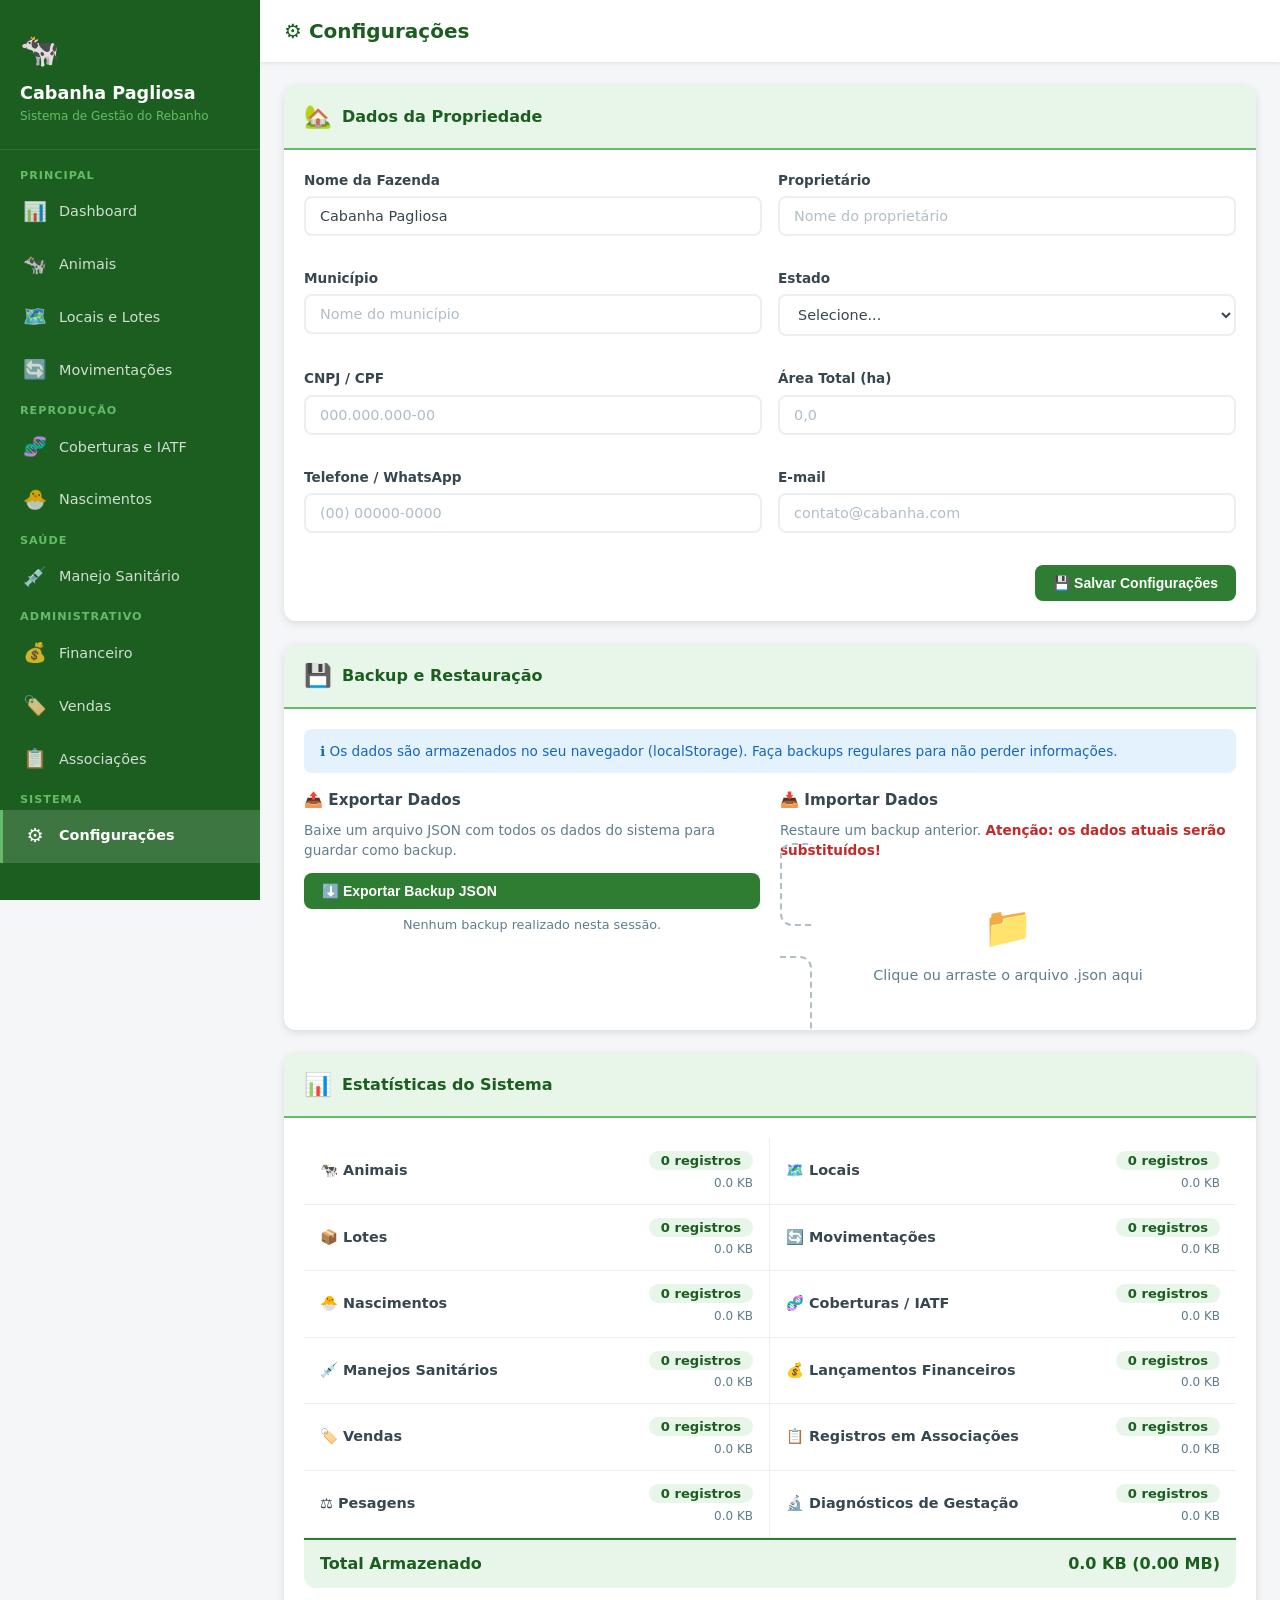
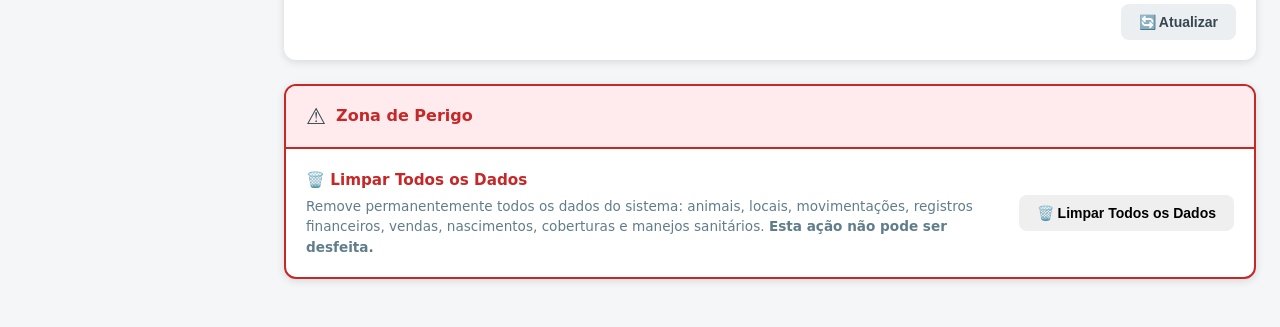
<file: configuracoes.html>
<!DOCTYPE html>
<html lang="pt-BR">
<head>
  <meta charset="UTF-8">
  <meta name="viewport" content="width=device-width, initial-scale=1.0">
  <title>Configurações - Cabanha Pagliosa</title>
  <link rel="stylesheet" href="css/style.css">
  <style>
    .secao-config {
      background: var(--branco);
      border-radius: var(--raio);
      box-shadow: var(--sombra);
      margin-bottom: 24px;
      overflow: hidden;
    }
    .secao-config-header {
      background: var(--verde-muito-claro);
      border-bottom: 2px solid var(--verde-claro);
      padding: 14px 20px;
      display: flex;
      align-items: center;
      gap: 10px;
    }
    .secao-config-header h2 {
      font-size: 1rem;
      font-weight: 700;
      color: var(--verde-escuro);
      margin: 0;
    }
    .secao-config-body { padding: 20px; }
    .stat-banco {
      display: flex;
      justify-content: space-between;
      align-items: center;
      padding: 10px 0;
      border-bottom: 1px solid var(--cinza-muito-claro);
      font-size: 0.9rem;
    }
    .stat-banco:last-child { border-bottom: none; }
    .stat-banco .colecao { font-weight: 600; }
    .stat-banco .contagem {
      background: var(--verde-muito-claro);
      color: var(--verde-escuro);
      border-radius: 20px;
      padding: 2px 12px;
      font-size: 0.82rem;
      font-weight: 700;
    }
    .zona-perigo {
      border: 2px solid var(--vermelho);
    }
    .zona-perigo .secao-config-header {
      background: var(--vermelho-claro);
      border-bottom-color: var(--vermelho);
    }
    .zona-perigo .secao-config-header h2 { color: var(--vermelho); }
    .import-area {
      border: 2px dashed var(--cinza-claro);
      border-radius: var(--raio);
      padding: 30px;
      text-align: center;
      cursor: pointer;
      transition: var(--transicao);
    }
    .import-area:hover { border-color: var(--verde); background: var(--verde-muito-claro); }
    .import-area input[type=file] { display: none; }
    .import-icone { font-size: 2.5rem; margin-bottom: 8px; }
    .import-texto { color: var(--cinza); font-size: 0.9rem; }
    .info-backup {
      background: var(--azul-claro);
      border-radius: var(--raio-pequeno);
      padding: 12px 16px;
      font-size: 0.85rem;
      color: var(--azul);
      margin-bottom: 16px;
    }
  </style>
</head>
<body>
<div class="app-container">

  <!-- SIDEBAR -->
  <nav class="sidebar">
    <div class="sidebar-logo">
      <span class="logo-icon">🐄</span>
      <h1>Cabanha Pagliosa</h1>
      <span>Sistema de Gestão do Rebanho</span>
    </div>
    <div class="sidebar-nav">
      <span class="sidebar-secao">Principal</span>
      <a href="index.html"><span class="nav-icon">📊</span> Dashboard</a>
      <a href="animais.html"><span class="nav-icon">🐄</span> Animais</a>
      <a href="locais.html"><span class="nav-icon">🗺️</span> Locais e Lotes</a>
      <a href="movimentacoes.html"><span class="nav-icon">🔄</span> Movimentações</a>
      <span class="sidebar-secao">Reprodução</span>
      <a href="reproducao.html"><span class="nav-icon">🧬</span> Coberturas e IATF</a>
      <a href="nascimentos.html"><span class="nav-icon">🐣</span> Nascimentos</a>
      <span class="sidebar-secao">Saúde</span>
      <a href="sanitario.html"><span class="nav-icon">💉</span> Manejo Sanitário</a>
      <span class="sidebar-secao">Administrativo</span>
      <a href="financeiro.html"><span class="nav-icon">💰</span> Financeiro</a>
      <a href="vendas.html"><span class="nav-icon">🏷️</span> Vendas</a>
      <a href="associacoes.html"><span class="nav-icon">📋</span> Associações</a>
      <span class="sidebar-secao">Sistema</span>
      <a href="configuracoes.html" class="ativo"><span class="nav-icon">⚙️</span> Configurações</a>
    </div>
  </nav>

  <div class="main-content">
    <div class="topbar">
      <div class="topbar-titulo">⚙️ Configurações</div>
    </div>

    <div class="pagina">

      <!-- 1. Dados da Propriedade -->
      <div class="secao-config">
        <div class="secao-config-header">
          <span style="font-size:1.4rem">🏡</span>
          <h2>Dados da Propriedade</h2>
        </div>
        <div class="secao-config-body">
          <form id="form-propriedade" onsubmit="salvarPropriedade(event)">
            <div style="display:grid;grid-template-columns:1fr 1fr;gap:16px">
              <div class="form-grupo">
                <label class="form-label">Nome da Fazenda</label>
                <input type="text" class="form-input" id="conf-nome" placeholder="Cabanha Pagliosa">
              </div>
              <div class="form-grupo">
                <label class="form-label">Proprietário</label>
                <input type="text" class="form-input" id="conf-proprietario" placeholder="Nome do proprietário">
              </div>
              <div class="form-grupo">
                <label class="form-label">Município</label>
                <input type="text" class="form-input" id="conf-municipio" placeholder="Nome do município">
              </div>
              <div class="form-grupo">
                <label class="form-label">Estado</label>
                <select class="form-select" id="conf-estado">
                  <option value="">Selecione...</option>
                  <option>AC</option><option>AL</option><option>AP</option><option>AM</option>
                  <option>BA</option><option>CE</option><option>DF</option><option>ES</option>
                  <option>GO</option><option>MA</option><option>MT</option><option>MS</option>
                  <option>MG</option><option>PA</option><option>PB</option><option>PR</option>
                  <option>PE</option><option>PI</option><option>RJ</option><option>RN</option>
                  <option>RS</option><option>RO</option><option>RR</option><option>SC</option>
                  <option>SP</option><option>SE</option><option>TO</option>
                </select>
              </div>
              <div class="form-grupo">
                <label class="form-label">CNPJ / CPF</label>
                <input type="text" class="form-input" id="conf-documento" placeholder="000.000.000-00">
              </div>
              <div class="form-grupo">
                <label class="form-label">Área Total (ha)</label>
                <input type="number" class="form-input" id="conf-area" min="0" step="0.1" placeholder="0,0">
              </div>
              <div class="form-grupo">
                <label class="form-label">Telefone / WhatsApp</label>
                <input type="text" class="form-input" id="conf-telefone" placeholder="(00) 00000-0000">
              </div>
              <div class="form-grupo">
                <label class="form-label">E-mail</label>
                <input type="email" class="form-input" id="conf-email" placeholder="contato@cabanha.com">
              </div>
            </div>
            <div style="margin-top:16px;display:flex;justify-content:flex-end">
              <button type="submit" class="btn btn-primario">💾 Salvar Configurações</button>
            </div>
          </form>
        </div>
      </div>

      <!-- 2. Backup e Restauração -->
      <div class="secao-config">
        <div class="secao-config-header">
          <span style="font-size:1.4rem">💾</span>
          <h2>Backup e Restauração</h2>
        </div>
        <div class="secao-config-body">
          <div class="info-backup">
            ℹ️ Os dados são armazenados no seu navegador (localStorage). Faça backups regulares para não perder informações.
          </div>

          <div style="display:grid;grid-template-columns:1fr 1fr;gap:20px">

            <!-- Exportar -->
            <div>
              <h3 style="font-size:0.95rem;font-weight:700;margin-bottom:8px;color:var(--cinza-escuro)">📤 Exportar Dados</h3>
              <p style="font-size:0.85rem;color:var(--cinza);margin-bottom:12px">
                Baixe um arquivo JSON com todos os dados do sistema para guardar como backup.
              </p>
              <button class="btn btn-primario" onclick="exportarDados()" style="width:100%">
                ⬇️ Exportar Backup JSON
              </button>
              <p id="info-ultimo-backup" style="font-size:0.8rem;color:var(--cinza);margin-top:6px;text-align:center"></p>
            </div>

            <!-- Importar -->
            <div>
              <h3 style="font-size:0.95rem;font-weight:700;margin-bottom:8px;color:var(--cinza-escuro)">📥 Importar Dados</h3>
              <p style="font-size:0.85rem;color:var(--cinza);margin-bottom:12px">
                Restaure um backup anterior. <strong style="color:var(--vermelho)">Atenção: os dados atuais serão substituídos!</strong>
              </p>
              <label class="import-area" for="input-import-file" onclick="">
                <div class="import-icone">📁</div>
                <div class="import-texto">Clique ou arraste o arquivo .json aqui</div>
                <input type="file" id="input-import-file" accept=".json" onchange="importarDados(event)">
              </label>
            </div>

          </div>
        </div>
      </div>

      <!-- 3. Estatísticas do Sistema -->
      <div class="secao-config">
        <div class="secao-config-header">
          <span style="font-size:1.4rem">📊</span>
          <h2>Estatísticas do Sistema</h2>
        </div>
        <div class="secao-config-body">
          <div style="display:grid;grid-template-columns:1fr 1fr;gap:0" id="stats-banco">
            <!-- Preenchido via JS -->
          </div>
          <div style="margin-top:16px;display:flex;justify-content:flex-end">
            <button class="btn btn-secundario" onclick="atualizarStatsBanco()">🔄 Atualizar</button>
          </div>
        </div>
      </div>

      <!-- 4. Zona de Perigo -->
      <div class="secao-config zona-perigo">
        <div class="secao-config-header">
          <span style="font-size:1.4rem">⚠️</span>
          <h2>Zona de Perigo</h2>
        </div>
        <div class="secao-config-body">
          <div style="display:flex;align-items:center;gap:20px;flex-wrap:wrap">
            <div style="flex:1">
              <h3 style="font-size:0.95rem;font-weight:700;color:var(--vermelho);margin-bottom:4px">🗑️ Limpar Todos os Dados</h3>
              <p style="font-size:0.85rem;color:var(--cinza)">
                Remove permanentemente todos os dados do sistema: animais, locais, movimentações, registros financeiros, vendas, nascimentos, coberturas e manejos sanitários.
                <strong>Esta ação não pode ser desfeita.</strong>
              </p>
            </div>
            <button class="btn btn-vermelho" onclick="limparTodosDados()" style="white-space:nowrap;flex-shrink:0">
              🗑️ Limpar Todos os Dados
            </button>
          </div>
        </div>
      </div>

    </div>
  </div>
</div>

<!-- NAV MOBILE -->
<nav class="nav-mobile">
  <ul class="nav-mobile-lista">
    <li><a href="index.html"><span class="nav-icon">📊</span>Dashboard</a></li>
    <li><a href="animais.html"><span class="nav-icon">🐄</span>Animais</a></li>
    <li><a href="reproducao.html"><span class="nav-icon">🧬</span>Reprodução</a></li>
    <li><a href="sanitario.html"><span class="nav-icon">💉</span>Saúde</a></li>
    <li><a href="financeiro.html"><span class="nav-icon">💰</span>Financeiro</a></li>
  </ul>
</nav>

<div id="toast-container" class="toast-container"></div>
<script src="js/db.js"></script>
<script src="js/utils.js"></script>
<script>
  function init() {
    carregarPropriedade();
    atualizarStatsBanco();
    atualizarInfoBackup();
  }

  // ========== PROPRIEDADE ==========
  function carregarPropriedade() {
    try {
      const config = JSON.parse(localStorage.getItem('cp_config') || '{}');
      document.getElementById('conf-nome').value = config.nomeFazenda || 'Cabanha Pagliosa';
      document.getElementById('conf-proprietario').value = config.proprietario || '';
      document.getElementById('conf-municipio').value = config.municipio || '';
      document.getElementById('conf-estado').value = config.estado || '';
      document.getElementById('conf-documento').value = config.documento || '';
      document.getElementById('conf-area').value = config.area || '';
      document.getElementById('conf-telefone').value = config.telefone || '';
      document.getElementById('conf-email').value = config.email || '';
    } catch (e) {
      console.error('Erro ao carregar configurações:', e);
    }
  }

  function salvarPropriedade(e) {
    e.preventDefault();
    const dados = {
      nomeFazenda: document.getElementById('conf-nome').value.trim() || 'Cabanha Pagliosa',
      proprietario: document.getElementById('conf-proprietario').value.trim(),
      municipio: document.getElementById('conf-municipio').value.trim(),
      estado: document.getElementById('conf-estado').value,
      documento: document.getElementById('conf-documento').value.trim(),
      area: parseFloat(document.getElementById('conf-area').value) || null,
      telefone: document.getElementById('conf-telefone').value.trim(),
      email: document.getElementById('conf-email').value.trim(),
      atualizadoEm: new Date().toISOString(),
    };
    localStorage.setItem('cp_config', JSON.stringify(dados));
    mostrarToast('Configurações salvas com sucesso!', 'sucesso');
  }

  // ========== EXPORTAR ==========
  function exportarDados() {
    const json = DB.exportar();
    const data = new Date().toISOString().split('T')[0];
    const nome = `backup-cabanha-pagliosa-${data}.json`;
    baixarArquivo(json, nome, 'application/json');
    localStorage.setItem('cp_ultimo_backup', new Date().toISOString());
    atualizarInfoBackup();
    mostrarToast('Backup exportado com sucesso!', 'sucesso');
  }

  function atualizarInfoBackup() {
    const ultimo = localStorage.getItem('cp_ultimo_backup');
    const el = document.getElementById('info-ultimo-backup');
    if (ultimo) {
      el.textContent = `Último backup: ${new Date(ultimo).toLocaleString('pt-BR')}`;
    } else {
      el.textContent = 'Nenhum backup realizado nesta sessão.';
    }
  }

  // ========== IMPORTAR ==========
  function importarDados(event) {
    const file = event.target.files[0];
    if (!file) return;

    if (!file.name.endsWith('.json')) {
      mostrarToast('Arquivo inválido. Selecione um arquivo .json.', 'erro');
      event.target.value = '';
      return;
    }

    if (!confirmar('ATENÇÃO: Importar este arquivo irá SUBSTITUIR todos os dados atuais do sistema. Esta ação não pode ser desfeita. Deseja continuar?')) {
      event.target.value = '';
      return;
    }

    const reader = new FileReader();
    reader.onload = function(e) {
      try {
        const jsonStr = e.target.result;
        const sucesso = DB.importar(jsonStr);
        if (sucesso) {
          mostrarToast('Dados importados com sucesso! Recarregando...', 'sucesso');
          setTimeout(() => {
            atualizarStatsBanco();
            event.target.value = '';
          }, 1500);
        } else {
          mostrarToast('Erro ao importar. Arquivo inválido ou corrompido.', 'erro');
          event.target.value = '';
        }
      } catch (err) {
        mostrarToast('Erro ao processar o arquivo: ' + err.message, 'erro');
        event.target.value = '';
      }
    };
    reader.onerror = function() {
      mostrarToast('Erro ao ler o arquivo.', 'erro');
      event.target.value = '';
    };
    reader.readAsText(file, 'UTF-8');
  }

  // ========== STATS BANCO ==========
  function atualizarStatsBanco() {
    const colecoes = [
      { chave: 'animais', nome: '🐄 Animais', icone: '🐄' },
      { chave: 'locais', nome: '🗺️ Locais', icone: '🗺️' },
      { chave: 'lotes', nome: '📦 Lotes', icone: '📦' },
      { chave: 'movimentacoes', nome: '🔄 Movimentações', icone: '🔄' },
      { chave: 'nascimentos', nome: '🐣 Nascimentos', icone: '🐣' },
      { chave: 'coberturas', nome: '🧬 Coberturas / IATF', icone: '🧬' },
      { chave: 'sanitarios', nome: '💉 Manejos Sanitários', icone: '💉' },
      { chave: 'financeiros', nome: '💰 Lançamentos Financeiros', icone: '💰' },
      { chave: 'vendas', nome: '🏷️ Vendas', icone: '🏷️' },
      { chave: 'registros', nome: '📋 Registros em Associações', icone: '📋' },
      { chave: 'pesagens', nome: '⚖️ Pesagens', icone: '⚖️' },
      { chave: 'diagnosticos', nome: '🔬 Diagnósticos de Gestação', icone: '🔬' },
    ];

    let totalBytes = 0;
    const htmlItens = colecoes.map((c, i) => {
      const dados = DB._get(c.chave);
      const qtd = dados.length;
      const bytes = new TextEncoder().encode(JSON.stringify(dados)).length;
      totalBytes += bytes;
      const kb = (bytes / 1024).toFixed(1);
      const bordaRight = i % 2 === 0 ? 'border-right:1px solid var(--cinza-muito-claro);' : '';
      return `
        <div class="stat-banco" style="${bordaRight}padding:12px 16px">
          <span class="colecao">${c.nome}</span>
          <div style="text-align:right">
            <span class="contagem">${qtd} registros</span>
            <div style="font-size:0.75rem;color:var(--cinza);margin-top:2px">${kb} KB</div>
          </div>
        </div>`;
    }).join('');

    const totalKB = (totalBytes / 1024).toFixed(1);
    const totalMB = (totalBytes / 1024 / 1024).toFixed(2);

    document.getElementById('stats-banco').innerHTML = htmlItens + `
      <div style="grid-column:span 2;border-top:2px solid var(--verde);padding:12px 16px;display:flex;justify-content:space-between;align-items:center;background:var(--verde-muito-claro);border-radius:0 0 var(--raio) var(--raio)">
        <strong style="color:var(--verde-escuro)">Total Armazenado</strong>
        <strong style="color:var(--verde-escuro)">${totalKB} KB (${totalMB} MB)</strong>
      </div>`;
  }

  // ========== LIMPAR DADOS ==========
  function limparTodosDados() {
    const conf1 = confirmar(
      'ATENÇÃO MÁXIMA!\n\nVocê está prestes a APAGAR PERMANENTEMENTE todos os dados do sistema:\n- Todos os animais\n- Todos os locais e lotes\n- Todas as movimentações\n- Todos os registros financeiros\n- Todas as vendas\n- Todos os nascimentos e coberturas\n- Todos os manejos sanitários\n- Todos os registros de associações\n\nEsta ação NÃO pode ser desfeita!\n\nDeseja continuar?'
    );
    if (!conf1) return;

    const conf2 = confirmar(
      'CONFIRMAÇÃO FINAL\n\nTem ABSOLUTA certeza que deseja apagar TODOS os dados?\n\nDigite "Sim" no campo de confirmação abaixo.\n\n(Clique OK para confirmar a exclusão)'
    );
    if (!conf2) return;

    const chaves = [
      'cp_animais', 'cp_locais', 'cp_lotes', 'cp_movimentacoes',
      'cp_nascimentos', 'cp_coberturas', 'cp_diagnosticos',
      'cp_sanitarios', 'cp_financeiros', 'cp_vendas',
      'cp_registros', 'cp_pesagens'
    ];

    chaves.forEach(k => localStorage.removeItem(k));
    mostrarToast('Todos os dados foram apagados.', 'aviso');
    atualizarStatsBanco();
  }

  init();
</script>
</body>
</html>
</file>
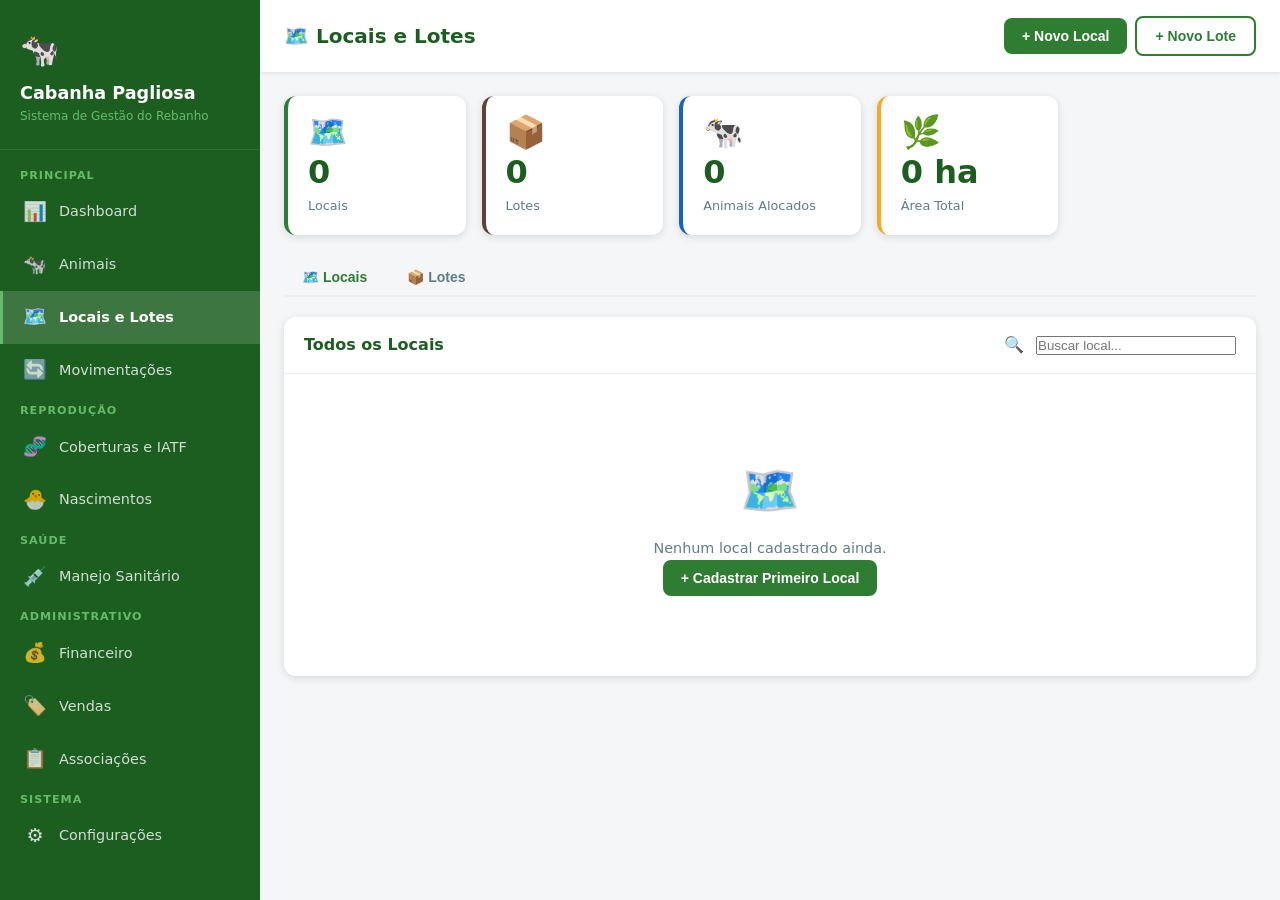
<file: locais.html>
<!DOCTYPE html>
<html lang="pt-BR">
<head>
  <meta charset="UTF-8">
  <meta name="viewport" content="width=device-width, initial-scale=1.0">
  <title>Cabanha Pagliosa - Locais e Lotes</title>
  <link rel="stylesheet" href="css/style.css">
  <style>
    .local-card {
      background: var(--branco);
      border-radius: var(--raio);
      box-shadow: var(--sombra);
      padding: 20px;
      display: flex;
      flex-direction: column;
      gap: 12px;
      transition: var(--transicao);
      border-left: 4px solid var(--verde-medio);
    }
    .local-card:hover { box-shadow: var(--sombra-hover); transform: translateY(-2px); }
    .local-card.lote { border-left-color: var(--marrom); }

    .local-card-header {
      display: flex;
      justify-content: space-between;
      align-items: flex-start;
      gap: 8px;
    }
    .local-card-nome {
      font-size: 1.05rem;
      font-weight: 700;
      color: var(--verde-escuro);
    }
    .local-card.lote .local-card-nome { color: var(--marrom); }
    .local-card-meta {
      display: flex;
      gap: 16px;
      flex-wrap: wrap;
      font-size: 0.82rem;
      color: var(--cinza);
    }
    .local-card-meta span strong { color: var(--texto); }
    .local-card-animais {
      display: flex;
      align-items: center;
      gap: 6px;
      font-size: 0.88rem;
      font-weight: 600;
      color: var(--verde-escuro);
    }
    .local-card-obs {
      font-size: 0.8rem;
      color: var(--cinza);
      font-style: italic;
    }
    .local-card-acoes {
      display: flex;
      gap: 6px;
      justify-content: flex-end;
    }
    .grid-cards {
      display: grid;
      grid-template-columns: repeat(auto-fill, minmax(300px, 1fr));
      gap: 16px;
      margin-top: 16px;
    }
    .capacidade-barra {
      width: 100%;
      background: var(--cinza-muito-claro);
      border-radius: 99px;
      height: 6px;
      overflow: hidden;
    }
    .capacidade-fill {
      height: 100%;
      border-radius: 99px;
      background: var(--verde-medio);
      transition: width 0.5s ease;
    }
    .capacidade-fill.cheia { background: var(--vermelho); }
    .capacidade-fill.quase { background: var(--amarelo); }
    .tipo-badge {
      background: var(--verde-muito-claro);
      color: var(--verde-escuro);
      font-size: 0.75rem;
      font-weight: 600;
      padding: 2px 8px;
      border-radius: 99px;
    }
    .tipo-badge.lote-badge {
      background: #f3ede9;
      color: var(--marrom);
    }
  </style>
</head>
<body>
<div class="app-container">

  <!-- SIDEBAR -->
  <nav class="sidebar">
    <div class="sidebar-logo">
      <span class="logo-icon">🐄</span>
      <h1>Cabanha Pagliosa</h1>
      <span>Sistema de Gestão do Rebanho</span>
    </div>
    <div class="sidebar-nav">
      <span class="sidebar-secao">Principal</span>
      <a href="index.html"><span class="nav-icon">📊</span> Dashboard</a>
      <a href="animais.html"><span class="nav-icon">🐄</span> Animais</a>
      <a href="locais.html" class="ativo"><span class="nav-icon">🗺️</span> Locais e Lotes</a>
      <a href="movimentacoes.html"><span class="nav-icon">🔄</span> Movimentações</a>
      <span class="sidebar-secao">Reprodução</span>
      <a href="reproducao.html"><span class="nav-icon">🧬</span> Coberturas e IATF</a>
      <a href="nascimentos.html"><span class="nav-icon">🐣</span> Nascimentos</a>
      <span class="sidebar-secao">Saúde</span>
      <a href="sanitario.html"><span class="nav-icon">💉</span> Manejo Sanitário</a>
      <span class="sidebar-secao">Administrativo</span>
      <a href="financeiro.html"><span class="nav-icon">💰</span> Financeiro</a>
      <a href="vendas.html"><span class="nav-icon">🏷️</span> Vendas</a>
      <a href="associacoes.html"><span class="nav-icon">📋</span> Associações</a>
      <span class="sidebar-secao">Sistema</span>
      <a href="configuracoes.html"><span class="nav-icon">⚙️</span> Configurações</a>
    </div>
  </nav>

  <!-- CONTEÚDO PRINCIPAL -->
  <div class="main-content">
    <div class="topbar">
      <div class="topbar-titulo">🗺️ Locais e Lotes</div>
      <div class="topbar-acoes">
        <button class="btn btn-primario" onclick="novoLocal()">
          + Novo Local
        </button>
        <button class="btn btn-outline" onclick="novoLote()">
          + Novo Lote
        </button>
      </div>
    </div>

    <div class="pagina">

      <!-- Stats -->
      <div class="stats-grid" style="grid-template-columns: repeat(auto-fill, minmax(160px,1fr))">
        <div class="stat-card verde">
          <span class="stat-icone">🗺️</span>
          <span class="stat-valor" id="stat-locais">0</span>
          <span class="stat-label">Locais</span>
        </div>
        <div class="stat-card marrom">
          <span class="stat-icone">📦</span>
          <span class="stat-valor" id="stat-lotes">0</span>
          <span class="stat-label">Lotes</span>
        </div>
        <div class="stat-card azul">
          <span class="stat-icone">🐄</span>
          <span class="stat-valor" id="stat-alocados">0</span>
          <span class="stat-label">Animais Alocados</span>
        </div>
        <div class="stat-card amarelo">
          <span class="stat-icone">🌿</span>
          <span class="stat-valor" id="stat-area">0 ha</span>
          <span class="stat-label">Área Total</span>
        </div>
      </div>

      <!-- Tabs -->
      <div class="tabs" id="tabs-container">
        <button class="tab ativo" onclick="mudarTab('locais', this)">🗺️ Locais</button>
        <button class="tab" onclick="mudarTab('lotes', this)">📦 Lotes</button>
      </div>

      <!-- Painel Locais -->
      <div id="painel-locais">
        <div class="card">
          <div class="card-header">
            <span class="card-titulo">Todos os Locais</span>
            <div class="barra-busca" style="margin:0">
              <span class="busca-icone">🔍</span>
              <input type="text" class="campo-busca" id="busca-locais"
                placeholder="Buscar local..." oninput="renderLocais()">
            </div>
          </div>
          <div class="card-body">
            <div id="lista-locais"></div>
          </div>
        </div>
      </div>

      <!-- Painel Lotes -->
      <div id="painel-lotes" style="display:none">
        <div class="card">
          <div class="card-header">
            <span class="card-titulo">Todos os Lotes</span>
            <div class="barra-busca" style="margin:0">
              <span class="busca-icone">🔍</span>
              <input type="text" class="campo-busca" id="busca-lotes"
                placeholder="Buscar lote..." oninput="renderLotes()">
            </div>
          </div>
          <div class="card-body">
            <div id="lista-lotes"></div>
          </div>
        </div>
      </div>

    </div>
  </div>
</div>

<!-- NAV MOBILE -->
<nav class="nav-mobile">
  <ul class="nav-mobile-lista">
    <li><a href="index.html"><span class="nav-icon">📊</span>Dashboard</a></li>
    <li><a href="animais.html"><span class="nav-icon">🐄</span>Animais</a></li>
    <li><a href="reproducao.html"><span class="nav-icon">🧬</span>Reprodução</a></li>
    <li><a href="sanitario.html"><span class="nav-icon">💉</span>Saúde</a></li>
    <li><a href="financeiro.html"><span class="nav-icon">💰</span>Financeiro</a></li>
  </ul>
</nav>

<!-- MODAL NOVO/EDITAR LOCAL -->
<div class="modal-overlay" id="modal-local">
  <div class="modal">
    <div class="modal-header">
      <span id="modal-local-titulo">Novo Local</span>
      <button class="modal-fechar" onclick="fecharModal('modal-local')">✕</button>
    </div>
    <div class="modal-body">
      <form id="form-local" onsubmit="salvarLocal(event)">
        <input type="hidden" id="local-id">

        <div class="form-grupo">
          <label class="form-label">Nome do Local <span style="color:var(--vermelho)">*</span></label>
          <input type="text" class="form-input" id="local-nome" placeholder="Ex: Potreiro Norte" required>
        </div>

        <div class="grid-2">
          <div class="form-grupo">
            <label class="form-label">Tipo</label>
            <select class="form-select" id="local-tipo">
              <option value="">Selecionar...</option>
            </select>
          </div>
          <div class="form-grupo">
            <label class="form-label">Área (hectares)</label>
            <input type="number" class="form-input" id="local-area" placeholder="Ex: 25.5" step="0.1" min="0">
          </div>
        </div>

        <div class="form-grupo">
          <label class="form-label">Capacidade (animais)</label>
          <input type="number" class="form-input" id="local-capacidade" placeholder="Ex: 50" min="0">
        </div>

        <div class="form-grupo">
          <label class="form-label">Observações</label>
          <textarea class="form-textarea" id="local-obs" rows="3" placeholder="Informações adicionais..."></textarea>
        </div>

        <div style="display:flex;gap:10px;justify-content:flex-end;margin-top:8px">
          <button type="button" class="btn btn-secundario" onclick="fecharModal('modal-local')">Cancelar</button>
          <button type="submit" class="btn btn-primario">Salvar Local</button>
        </div>
      </form>
    </div>
  </div>
</div>

<!-- MODAL NOVO/EDITAR LOTE -->
<div class="modal-overlay" id="modal-lote">
  <div class="modal">
    <div class="modal-header">
      <span id="modal-lote-titulo">Novo Lote</span>
      <button class="modal-fechar" onclick="fecharModal('modal-lote')">✕</button>
    </div>
    <div class="modal-body">
      <form id="form-lote" onsubmit="salvarLote(event)">
        <input type="hidden" id="lote-id">

        <div class="form-grupo">
          <label class="form-label">Nome do Lote <span style="color:var(--vermelho)">*</span></label>
          <input type="text" class="form-input" id="lote-nome" placeholder="Ex: Lote Reprodução 2025" required>
        </div>

        <div class="form-grupo">
          <label class="form-label">Local Associado</label>
          <select class="form-select" id="lote-local">
            <option value="">Nenhum local específico</option>
          </select>
        </div>

        <div class="form-grupo">
          <label class="form-label">Descrição</label>
          <textarea class="form-textarea" id="lote-descricao" rows="3" placeholder="Descrição do lote..."></textarea>
        </div>

        <div style="display:flex;gap:10px;justify-content:flex-end;margin-top:8px">
          <button type="button" class="btn btn-secundario" onclick="fecharModal('modal-lote')">Cancelar</button>
          <button type="submit" class="btn btn-primario">Salvar Lote</button>
        </div>
      </form>
    </div>
  </div>
</div>

<!-- MODAL VER ANIMAIS DO LOCAL -->
<div class="modal-overlay" id="modal-animais-local">
  <div class="modal" style="max-width:700px">
    <div class="modal-header">
      <span id="modal-animais-titulo">Animais no Local</span>
      <button class="modal-fechar" onclick="fecharModal('modal-animais-local')">✕</button>
    </div>
    <div class="modal-body">
      <div id="lista-animais-local"></div>
    </div>
  </div>
</div>

<div id="toast-container" class="toast-container"></div>
<script src="js/db.js"></script>
<script src="js/utils.js"></script>
<script>
  // ========== ESTADO ==========
  let tabAtual = 'locais';

  // ========== INICIALIZAÇÃO ==========
  function init() {
    preencherSelect('local-tipo', TIPOS_LOCAL);
    carregarStats();
    renderLocais();
    renderLotes();

    // Abrir novo local via query param
    const params = new URLSearchParams(window.location.search);
    if (params.get('novo') === '1') novoLocal();
  }

  // ========== TABS ==========
  function mudarTab(tab, btn) {
    tabAtual = tab;
    document.querySelectorAll('.tab').forEach(t => t.classList.remove('ativo'));
    btn.classList.add('ativo');
    document.getElementById('painel-locais').style.display = tab === 'locais' ? 'block' : 'none';
    document.getElementById('painel-lotes').style.display = tab === 'lotes' ? 'block' : 'none';
  }

  // ========== STATS ==========
  function carregarStats() {
    const locais = DB.locais.listar();
    const lotes = DB.lotes.listar();

    let totalAlocados = 0;
    let totalArea = 0;
    locais.forEach(l => {
      totalAlocados += DB.locais.animaisNoLocal(l.id).length;
      totalArea += parseFloat(l.area || 0);
    });
    lotes.forEach(lt => {
      // animais no lote que não estão já contabilizados
    });
    // animais com loteId
    const animaisComLote = DB.animais.listar({ status: 'ativo' }).filter(a => a.loteId && !a.localId);
    totalAlocados += animaisComLote.length;

    document.getElementById('stat-locais').textContent = locais.length;
    document.getElementById('stat-lotes').textContent = lotes.length;
    document.getElementById('stat-alocados').textContent = DB.animais.listar().filter(a =>
      (a.localId || a.loteId) && a.status === 'ativo'
    ).length;
    document.getElementById('stat-area').textContent =
      totalArea > 0 ? totalArea.toLocaleString('pt-BR', { maximumFractionDigits: 1 }) + ' ha' : '0 ha';
  }

  // ========== RENDER LOCAIS ==========
  function renderLocais() {
    const busca = (document.getElementById('busca-locais')?.value || '').toLowerCase();
    let locais = DB.locais.listar();
    if (busca) locais = locais.filter(l =>
      l.nome.toLowerCase().includes(busca) ||
      (l.tipo || '').toLowerCase().includes(busca)
    );

    const container = document.getElementById('lista-locais');

    if (locais.length === 0) {
      container.innerHTML = `
        <div class="vazio">
          <span class="vazio-icone">🗺️</span>
          <p>${busca ? 'Nenhum local encontrado para "' + busca + '".' : 'Nenhum local cadastrado ainda.'}</p>
          ${!busca ? '<button class="btn btn-primario" onclick="novoLocal()">+ Cadastrar Primeiro Local</button>' : ''}
        </div>`;
      return;
    }

    const html = `<div class="grid-cards">${locais.map(local => {
      const animais = DB.locais.animaisNoLocal(local.id);
      const qtd = animais.length;
      const cap = parseInt(local.capacidade) || 0;
      const pct = cap > 0 ? Math.min(100, Math.round((qtd / cap) * 100)) : 0;
      const fillClass = pct >= 100 ? 'cheia' : pct >= 80 ? 'quase' : '';
      return `
        <div class="local-card">
          <div class="local-card-header">
            <div>
              <div class="local-card-nome">${local.nome}</div>
              ${local.tipo ? `<span class="tipo-badge">${local.tipo}</span>` : ''}
            </div>
            <div class="local-card-acoes">
              <button class="btn btn-sm btn-secundario" onclick="verAnimaisLocal('${local.id}', '${escHtml(local.nome)}')" title="Ver animais">🐄</button>
              <button class="btn btn-sm btn-outline" onclick="editarLocal('${local.id}')" title="Editar">✏️</button>
              <button class="btn btn-sm btn-perigo" onclick="excluirLocal('${local.id}')" title="Excluir">🗑️</button>
            </div>
          </div>
          <div class="local-card-meta">
            ${local.area ? `<span>🌿 <strong>${parseFloat(local.area).toLocaleString('pt-BR', {maximumFractionDigits:1})} ha</strong></span>` : ''}
            ${cap > 0 ? `<span>📊 Cap. <strong>${cap}</strong></span>` : ''}
          </div>
          <div class="local-card-animais">
            🐄 <strong>${qtd}</strong> animal${qtd !== 1 ? 'is' : ''} ${cap > 0 ? `de ${cap}` : ''}
            ${cap > 0 ? `
              <div style="flex:1">
                <div class="capacidade-barra" title="${pct}% da capacidade">
                  <div class="capacidade-fill ${fillClass}" style="width:${pct}%"></div>
                </div>
              </div>
              <span style="font-size:0.75rem;color:var(--cinza)">${pct}%</span>
            ` : ''}
          </div>
          ${local.observacoes ? `<div class="local-card-obs">${escHtml(local.observacoes)}</div>` : ''}
        </div>`;
    }).join('')}</div>`;

    container.innerHTML = html;
  }

  // ========== RENDER LOTES ==========
  function renderLotes() {
    const busca = (document.getElementById('busca-lotes')?.value || '').toLowerCase();
    let lotes = DB.lotes.listar();
    if (busca) lotes = lotes.filter(l =>
      l.nome.toLowerCase().includes(busca) ||
      (l.descricao || '').toLowerCase().includes(busca)
    );

    const container = document.getElementById('lista-lotes');

    if (lotes.length === 0) {
      container.innerHTML = `
        <div class="vazio">
          <span class="vazio-icone">📦</span>
          <p>${busca ? 'Nenhum lote encontrado para "' + busca + '".' : 'Nenhum lote cadastrado ainda.'}</p>
          ${!busca ? '<button class="btn btn-primario" onclick="novoLote()">+ Cadastrar Primeiro Lote</button>' : ''}
        </div>`;
      return;
    }

    const html = `
      <div class="tabela-wrapper">
        <table class="tabela">
          <thead>
            <tr>
              <th>Nome do Lote</th>
              <th>Local</th>
              <th>Animais</th>
              <th>Descrição</th>
              <th style="width:120px">Ações</th>
            </tr>
          </thead>
          <tbody>
            ${lotes.map(lote => {
              const animais = DB.lotes.animaisNoLote(lote.id);
              return `
                <tr>
                  <td>
                    <strong>${escHtml(lote.nome)}</strong>
                  </td>
                  <td>${lote.localId ? `<span class="tipo-badge">${nomeLocal(lote.localId)}</span>` : '<span style="color:var(--cinza)">—</span>'}</td>
                  <td>
                    <span style="font-weight:700;color:var(--marrom)">${animais.length}</span>
                    <span style="color:var(--cinza);font-size:0.8rem"> animal${animais.length !== 1 ? 'is' : ''}</span>
                  </td>
                  <td style="max-width:200px;white-space:normal;font-size:0.82rem;color:var(--cinza)">
                    ${lote.descricao ? escHtml(lote.descricao) : '—'}
                  </td>
                  <td>
                    <div style="display:flex;gap:4px">
                      <button class="btn btn-sm btn-secundario" onclick="verAnimaisLote('${lote.id}', '${escHtml(lote.nome)}')" title="Ver animais">🐄</button>
                      <button class="btn btn-sm btn-outline" onclick="editarLote('${lote.id}')" title="Editar">✏️</button>
                      <button class="btn btn-sm btn-perigo" onclick="excluirLote('${lote.id}')" title="Excluir">🗑️</button>
                    </div>
                  </td>
                </tr>`;
            }).join('')}
          </tbody>
        </table>
      </div>`;

    container.innerHTML = html;
  }

  // ========== NOVO / EDITAR LOCAL ==========
  function novoLocal() {
    document.getElementById('local-id').value = '';
    document.getElementById('modal-local-titulo').textContent = '🗺️ Novo Local';
    document.getElementById('form-local').reset();
    preencherSelect('local-tipo', TIPOS_LOCAL);
    abrirModal('modal-local');
  }

  function editarLocal(id) {
    const local = DB.locais.buscarPorId(id);
    if (!local) return;
    document.getElementById('local-id').value = local.id;
    document.getElementById('modal-local-titulo').textContent = '✏️ Editar Local';
    document.getElementById('local-nome').value = local.nome || '';
    preencherSelect('local-tipo', TIPOS_LOCAL, local.tipo);
    document.getElementById('local-area').value = local.area || '';
    document.getElementById('local-capacidade').value = local.capacidade || '';
    document.getElementById('local-obs').value = local.observacoes || '';
    abrirModal('modal-local');
  }

  function salvarLocal(e) {
    e.preventDefault();
    const id = document.getElementById('local-id').value;
    const local = {
      nome: document.getElementById('local-nome').value.trim(),
      tipo: document.getElementById('local-tipo').value,
      area: parseFloat(document.getElementById('local-area').value) || null,
      capacidade: parseInt(document.getElementById('local-capacidade').value) || null,
      observacoes: document.getElementById('local-obs').value.trim(),
    };
    if (id) local.id = id;
    DB.locais.salvar(local);
    fecharModal('modal-local');
    mostrarToast(id ? 'Local atualizado!' : 'Local cadastrado!', 'sucesso');
    carregarStats();
    renderLocais();
  }

  function excluirLocal(id) {
    const local = DB.locais.buscarPorId(id);
    if (!local) return;
    const animais = DB.locais.animaisNoLocal(id);
    let msg = `Excluir o local "${local.nome}"?`;
    if (animais.length > 0) {
      msg += `\n\nAtenção: existem ${animais.length} animal(is) neste local. Eles ficarão sem local atribuído.`;
    }
    if (!confirmar(msg)) return;
    DB.locais.excluir(id);
    mostrarToast('Local excluído.', 'sucesso');
    carregarStats();
    renderLocais();
  }

  // ========== NOVO / EDITAR LOTE ==========
  function novoLote() {
    document.getElementById('lote-id').value = '';
    document.getElementById('modal-lote-titulo').textContent = '📦 Novo Lote';
    document.getElementById('form-lote').reset();
    preencherSelectLocais('lote-local');
    abrirModal('modal-lote');
  }

  function editarLote(id) {
    const lote = DB.lotes.buscarPorId(id);
    if (!lote) return;
    document.getElementById('lote-id').value = lote.id;
    document.getElementById('modal-lote-titulo').textContent = '✏️ Editar Lote';
    document.getElementById('lote-nome').value = lote.nome || '';
    preencherSelectLocais('lote-local', lote.localId);
    document.getElementById('lote-descricao').value = lote.descricao || '';
    abrirModal('modal-lote');
  }

  function salvarLote(e) {
    e.preventDefault();
    const id = document.getElementById('lote-id').value;
    const lote = {
      nome: document.getElementById('lote-nome').value.trim(),
      localId: document.getElementById('lote-local').value || null,
      descricao: document.getElementById('lote-descricao').value.trim(),
    };
    if (id) lote.id = id;
    DB.lotes.salvar(lote);
    fecharModal('modal-lote');
    mostrarToast(id ? 'Lote atualizado!' : 'Lote cadastrado!', 'sucesso');
    carregarStats();
    renderLotes();
  }

  function excluirLote(id) {
    const lote = DB.lotes.buscarPorId(id);
    if (!lote) return;
    const animais = DB.lotes.animaisNoLote(id);
    let msg = `Excluir o lote "${lote.nome}"?`;
    if (animais.length > 0) {
      msg += `\n\nAtenção: existem ${animais.length} animal(is) neste lote. Eles ficarão sem lote atribuído.`;
    }
    if (!confirmar(msg)) return;
    DB.lotes.excluir(id);
    mostrarToast('Lote excluído.', 'sucesso');
    carregarStats();
    renderLotes();
  }

  // ========== VER ANIMAIS DO LOCAL / LOTE ==========
  function verAnimaisLocal(localId, nomeLocalStr) {
    const animais = DB.locais.animaisNoLocal(localId);
    document.getElementById('modal-animais-titulo').textContent = `🐄 Animais em "${nomeLocalStr}"`;
    renderListaAnimaisModal(animais);
    abrirModal('modal-animais-local');
  }

  function verAnimaisLote(loteId, nomeLoteStr) {
    const animais = DB.lotes.animaisNoLote(loteId);
    document.getElementById('modal-animais-titulo').textContent = `🐄 Animais no Lote "${nomeLoteStr}"`;
    renderListaAnimaisModal(animais);
    abrirModal('modal-animais-local');
  }

  function renderListaAnimaisModal(animais) {
    const container = document.getElementById('lista-animais-local');
    if (animais.length === 0) {
      container.innerHTML = `<div class="vazio"><span class="vazio-icone">🐄</span><p>Nenhum animal neste local/lote.</p></div>`;
      return;
    }
    container.innerHTML = `
      <div class="tabela-wrapper">
        <table class="tabela">
          <thead>
            <tr>
              <th>Nº / Brinco</th>
              <th>Nome</th>
              <th>Sexo</th>
              <th>Raça</th>
              <th>Status</th>
            </tr>
          </thead>
          <tbody>
            ${animais.map(a => `
              <tr>
                <td><strong>${a.numero || '—'}</strong>${a.brinco ? '<br><span style="font-size:0.75rem;color:var(--cinza)">' + escHtml(a.brinco) + '</span>' : ''}</td>
                <td>${a.nome ? escHtml(a.nome) : '<span style="color:var(--cinza)">—</span>'}</td>
                <td>${chipSexo(a.sexo)}</td>
                <td>${badgeRaca(a.raca)}</td>
                <td>${badgeStatus(a.status)}</td>
              </tr>`).join('')}
          </tbody>
        </table>
      </div>`;
  }

  // ========== HELPERS ==========
  function escHtml(str) {
    if (!str) return '';
    return String(str)
      .replace(/&/g, '&amp;')
      .replace(/</g, '&lt;')
      .replace(/>/g, '&gt;')
      .replace(/"/g, '&quot;')
      .replace(/'/g, '&#39;');
  }

  // Inicializar
  init();
</script>
</body>
</html>
</file>
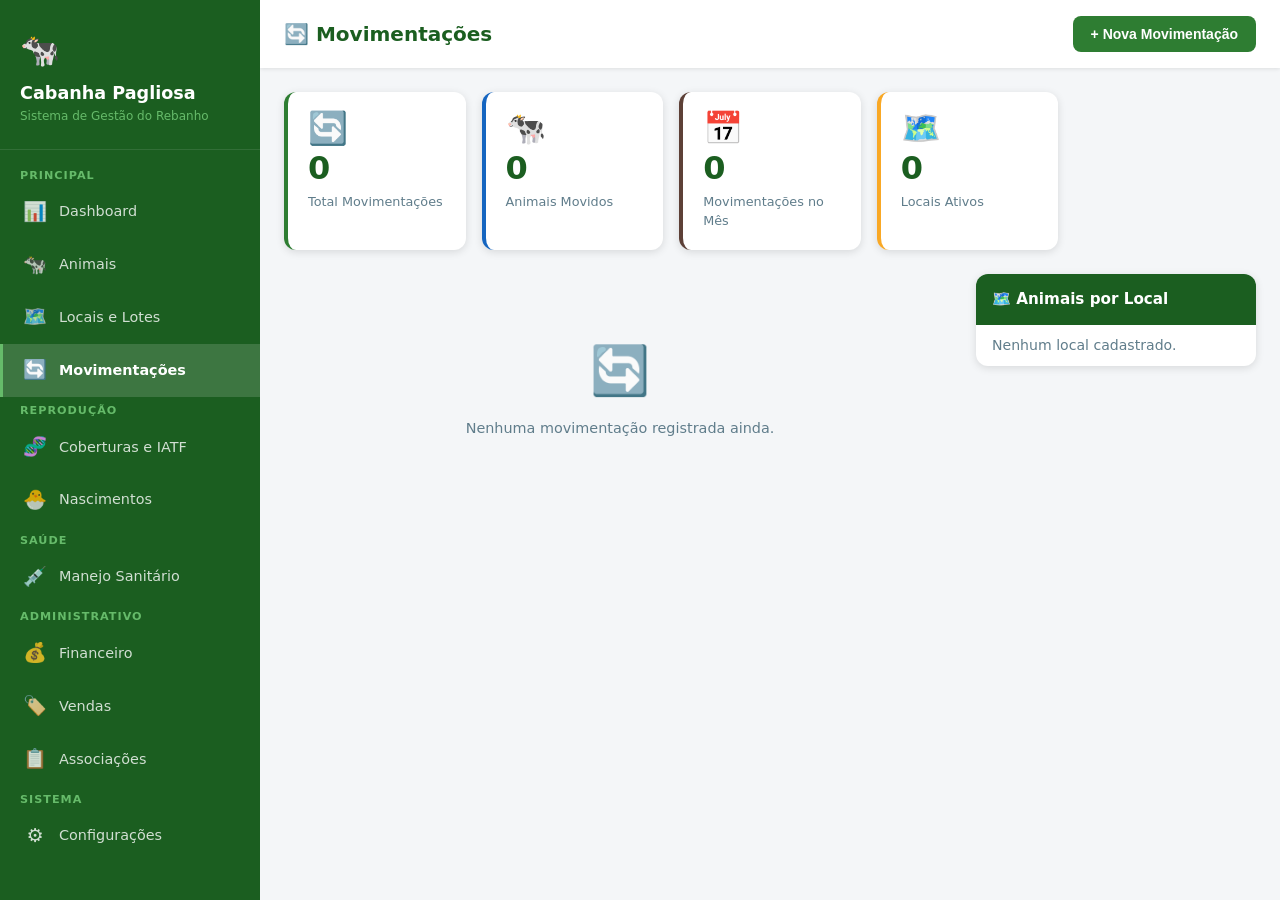
<file: movimentacoes.html>
<!DOCTYPE html>
<html lang="pt-BR">
<head>
  <meta charset="UTF-8">
  <meta name="viewport" content="width=device-width, initial-scale=1.0">
  <title>Movimentações - Cabanha Pagliosa</title>
  <link rel="stylesheet" href="css/style.css">
  <style>
    .painel-locais {
      background: var(--branco);
      border-radius: var(--raio);
      box-shadow: var(--sombra);
      padding: 0;
      overflow: hidden;
    }
    .painel-locais-header {
      background: var(--verde-escuro);
      color: var(--branco);
      padding: 14px 16px;
      font-weight: 700;
      font-size: 0.95rem;
    }
    .local-item {
      display: flex;
      justify-content: space-between;
      align-items: center;
      padding: 10px 16px;
      border-bottom: 1px solid var(--cinza-muito-claro);
      font-size: 0.88rem;
    }
    .local-item:last-child { border-bottom: none; }
    .local-count {
      background: var(--verde-muito-claro);
      color: var(--verde-escuro);
      border-radius: 20px;
      padding: 2px 10px;
      font-size: 0.8rem;
      font-weight: 700;
    }
    .mov-card {
      background: var(--branco);
      border-radius: var(--raio);
      padding: 14px 16px;
      box-shadow: var(--sombra);
      margin-bottom: 10px;
      border-left: 4px solid var(--verde);
    }
    .mov-card-header { display: flex; justify-content: space-between; align-items: flex-start; margin-bottom: 6px; }
    .mov-rota { font-size: 0.9rem; display: flex; align-items: center; gap: 8px; flex-wrap: wrap; }
    .mov-rota .origem { color: var(--cinza); }
    .mov-rota .seta { font-size: 1.2rem; }
    .mov-rota .destino { color: var(--verde-escuro); font-weight: 700; }
    .mov-meta { font-size: 0.8rem; color: var(--cinza); display: flex; gap: 12px; flex-wrap: wrap; margin-top: 4px; }
    .checkbox-lista {
      max-height: 220px; overflow-y: auto;
      border: 1px solid var(--cinza-muito-claro);
      border-radius: var(--raio-pequeno); padding: 8px;
    }
    .checkbox-lista label {
      display: flex; align-items: center; gap: 8px;
      padding: 5px 4px; font-size: 0.88rem; cursor: pointer; border-radius: 4px;
    }
    .checkbox-lista label:hover { background: var(--verde-muito-claro); }
    .checkbox-lista input[type=checkbox] { accent-color: var(--verde); }
    .layout-movimentacoes { display: grid; grid-template-columns: 1fr 280px; gap: 20px; }
    @media (max-width: 900px) { .layout-movimentacoes { grid-template-columns: 1fr; } }
  </style>
</head>
<body>
<div class="app-container">

  <!-- SIDEBAR -->
  <nav class="sidebar">
    <div class="sidebar-logo">
      <span class="logo-icon">🐄</span>
      <h1>Cabanha Pagliosa</h1>
      <span>Sistema de Gestão do Rebanho</span>
    </div>
    <div class="sidebar-nav">
      <span class="sidebar-secao">Principal</span>
      <a href="index.html"><span class="nav-icon">📊</span> Dashboard</a>
      <a href="animais.html"><span class="nav-icon">🐄</span> Animais</a>
      <a href="locais.html"><span class="nav-icon">🗺️</span> Locais e Lotes</a>
      <a href="movimentacoes.html" class="ativo"><span class="nav-icon">🔄</span> Movimentações</a>
      <span class="sidebar-secao">Reprodução</span>
      <a href="reproducao.html"><span class="nav-icon">🧬</span> Coberturas e IATF</a>
      <a href="nascimentos.html"><span class="nav-icon">🐣</span> Nascimentos</a>
      <span class="sidebar-secao">Saúde</span>
      <a href="sanitario.html"><span class="nav-icon">💉</span> Manejo Sanitário</a>
      <span class="sidebar-secao">Administrativo</span>
      <a href="financeiro.html"><span class="nav-icon">💰</span> Financeiro</a>
      <a href="vendas.html"><span class="nav-icon">🏷️</span> Vendas</a>
      <a href="associacoes.html"><span class="nav-icon">📋</span> Associações</a>
      <span class="sidebar-secao">Sistema</span>
      <a href="configuracoes.html"><span class="nav-icon">⚙️</span> Configurações</a>
    </div>
  </nav>

  <div class="main-content">
    <div class="topbar">
      <div class="topbar-titulo">🔄 Movimentações</div>
      <div class="topbar-acoes">
        <button class="btn btn-primario" onclick="abrirModalNovo()">+ Nova Movimentação</button>
      </div>
    </div>

    <div class="pagina">

      <!-- Stats -->
      <div class="stats-grid" style="grid-template-columns:repeat(auto-fill,minmax(160px,1fr))">
        <div class="stat-card verde">
          <span class="stat-icone">🔄</span>
          <span class="stat-valor" id="st-total-mov">0</span>
          <span class="stat-label">Total Movimentações</span>
        </div>
        <div class="stat-card azul">
          <span class="stat-icone">🐄</span>
          <span class="stat-valor" id="st-animais-movidos">0</span>
          <span class="stat-label">Animais Movidos</span>
        </div>
        <div class="stat-card marrom">
          <span class="stat-icone">📅</span>
          <span class="stat-valor" id="st-mov-mes">0</span>
          <span class="stat-label">Movimentações no Mês</span>
        </div>
        <div class="stat-card amarelo">
          <span class="stat-icone">🗺️</span>
          <span class="stat-valor" id="st-locais">0</span>
          <span class="stat-label">Locais Ativos</span>
        </div>
      </div>

      <div class="layout-movimentacoes">

        <!-- Lista de movimentações -->
        <div>
          <div id="lista-movimentacoes">
            <div class="vazio"><span class="vazio-icone">🔄</span><p>Nenhuma movimentação registrada.</p></div>
          </div>
        </div>

        <!-- Painel lateral: animais por local -->
        <div>
          <div class="painel-locais">
            <div class="painel-locais-header">🗺️ Animais por Local</div>
            <div id="painel-locais-body">
              <div class="local-item" style="color:var(--cinza)">Nenhum local cadastrado.</div>
            </div>
          </div>
        </div>

      </div>
    </div>
  </div>
</div>

<!-- NAV MOBILE -->
<nav class="nav-mobile">
  <ul class="nav-mobile-lista">
    <li><a href="index.html"><span class="nav-icon">📊</span>Dashboard</a></li>
    <li><a href="animais.html"><span class="nav-icon">🐄</span>Animais</a></li>
    <li><a href="reproducao.html"><span class="nav-icon">🧬</span>Reprodução</a></li>
    <li><a href="sanitario.html"><span class="nav-icon">💉</span>Saúde</a></li>
    <li><a href="financeiro.html"><span class="nav-icon">💰</span>Financeiro</a></li>
  </ul>
</nav>

<!-- MODAL MOVIMENTAÇÃO -->
<div class="modal-overlay" id="modal-movimentacao">
  <div class="modal" style="max-width:680px">
    <div class="modal-header">
      <span class="modal-titulo">🔄 Nova Movimentação</span>
      <button class="modal-fechar" onclick="fecharModal('modal-movimentacao')">✕</button>
    </div>
    <div class="modal-body">
      <form id="form-movimentacao" onsubmit="salvarMovimentacao(event)">

        <div style="display:grid;grid-template-columns:1fr 1fr;gap:12px">
          <div class="form-grupo">
            <label class="form-label">Data *</label>
            <input type="date" class="form-input" id="mov-data" required>
          </div>
          <div class="form-grupo">
            <label class="form-label">Tipo de Seleção *</label>
            <select class="form-select" id="mov-tipo-selecao" onchange="alternarTipoSelecao()">
              <option value="individual">Individual</option>
              <option value="lote">Por Lote</option>
            </select>
          </div>
        </div>

        <!-- Seleção de animais individuais -->
        <div id="campo-animais-mov" class="form-grupo">
          <label class="form-label">Animais *</label>
          <div style="margin-bottom:6px;display:flex;gap:8px">
            <input type="text" class="form-input" id="busca-animal-mov" placeholder="Buscar animal..." oninput="filtrarCheckboxAnimaisMov()" style="flex:1">
            <button type="button" class="btn btn-sm btn-secundario" onclick="marcarTodosMov(true)">Todos</button>
            <button type="button" class="btn btn-sm btn-outline" onclick="marcarTodosMov(false)">Nenhum</button>
          </div>
          <div class="checkbox-lista" id="lista-checkboxes-mov"></div>
          <p id="contagem-selecionados" style="font-size:0.82rem;color:var(--cinza);margin-top:4px">0 selecionados</p>
        </div>

        <!-- Seleção por lote -->
        <div id="campo-lote-mov" class="form-grupo" style="display:none">
          <label class="form-label">Lote *</label>
          <select class="form-select" id="mov-lote-origem" onchange="contarAnimaisLote()">
            <option value="">Selecione o lote...</option>
          </select>
          <p id="info-animais-lote" style="font-size:0.82rem;color:var(--cinza);margin-top:4px"></p>
        </div>

        <div style="display:grid;grid-template-columns:1fr 1fr;gap:12px">
          <div class="form-grupo">
            <label class="form-label">Local de Origem</label>
            <select class="form-select" id="mov-local-origem">
              <option value="">Nenhum / Não informado</option>
            </select>
          </div>
          <div class="form-grupo">
            <label class="form-label">Local de Destino *</label>
            <select class="form-select" id="mov-local-destino" required>
              <option value="">Selecione...</option>
            </select>
          </div>
          <div class="form-grupo">
            <label class="form-label">Lote de Origem</label>
            <select class="form-select" id="mov-lote-de-origem">
              <option value="">Nenhum</option>
            </select>
          </div>
          <div class="form-grupo">
            <label class="form-label">Lote de Destino</label>
            <select class="form-select" id="mov-lote-destino">
              <option value="">Nenhum</option>
            </select>
          </div>
        </div>

        <div class="form-grupo">
          <label class="form-label">Motivo / Observações</label>
          <textarea class="form-textarea" id="mov-motivo" rows="2" placeholder="Ex: Transferência para piquete de recria, manejo, etc."></textarea>
        </div>

        <div class="modal-footer">
          <button type="button" class="btn btn-outline" onclick="fecharModal('modal-movimentacao')">Cancelar</button>
          <button type="submit" class="btn btn-primario">🔄 Confirmar Movimentação</button>
        </div>
      </form>
    </div>
  </div>
</div>

<div id="toast-container" class="toast-container"></div>
<script src="js/db.js"></script>
<script src="js/utils.js"></script>
<script>
  let todosAnimaisMovCache = [];

  function init() {
    document.getElementById('mov-data').value = new Date().toISOString().split('T')[0];
    todosAnimaisMovCache = DB.animais.listar({ status: 'ativo' });
    renderizarCheckboxAnimaisMov(todosAnimaisMovCache);
    renderizarMovimentacoes();
    renderizarPainelLocais();
    atualizarStats();
    if (location.search.includes('novo=1')) abrirModalNovo();
  }

  // ========== STATS ==========
  function atualizarStats() {
    const movs = DB.movimentacoes.listar();
    const hoje = new Date();
    const mesAtual = hoje.getMonth();
    const anoAtual = hoje.getFullYear();

    const movMes = movs.filter(m => {
      const d = new Date(m.data);
      return d.getMonth() === mesAtual && d.getFullYear() === anoAtual;
    });

    let totalAnimaisMovidos = 0;
    movs.forEach(m => {
      totalAnimaisMovidos += (m.animalIds || []).length;
    });

    document.getElementById('st-total-mov').textContent = movs.length;
    document.getElementById('st-animais-movidos').textContent = totalAnimaisMovidos;
    document.getElementById('st-mov-mes').textContent = movMes.length;
    document.getElementById('st-locais').textContent = DB.locais.listar().length;
  }

  // ========== PAINEL LOCAIS ==========
  function renderizarPainelLocais() {
    const locais = DB.locais.listar();
    const body = document.getElementById('painel-locais-body');

    if (locais.length === 0) {
      body.innerHTML = '<div class="local-item" style="color:var(--cinza)">Nenhum local cadastrado.</div>';
      return;
    }

    const animaisSemLocal = DB.animais.listar({ status: 'ativo' }).filter(a => !a.localId);
    let html = locais.map(l => {
      const count = DB.locais.animaisNoLocal(l.id).length;
      return `
        <div class="local-item">
          <span>${l.nome}<br><small style="color:var(--cinza)">${l.tipo || ''}</small></span>
          <span class="local-count">${count} animal(is)</span>
        </div>`;
    }).join('');

    if (animaisSemLocal.length > 0) {
      html += `
        <div class="local-item" style="border-top:2px solid var(--cinza-muito-claro)">
          <span style="color:var(--cinza)">Sem local definido</span>
          <span class="local-count" style="background:var(--cinza-muito-claro);color:var(--cinza)">${animaisSemLocal.length}</span>
        </div>`;
    }

    body.innerHTML = html;
  }

  // ========== LISTA DE MOVIMENTAÇÕES ==========
  function renderizarMovimentacoes() {
    const movs = DB.movimentacoes.listar();
    const container = document.getElementById('lista-movimentacoes');

    if (movs.length === 0) {
      container.innerHTML = `<div class="vazio"><span class="vazio-icone">🔄</span><p>Nenhuma movimentação registrada ainda.</p></div>`;
      return;
    }

    container.innerHTML = movs.map(m => {
      const origemNome = m.localOrigemId ? nomeLocal(m.localOrigemId) : 'Sem local';
      const destinoNome = m.localDestinoId ? nomeLocal(m.localDestinoId) : '-';
      const loteOrigemNome = m.loteOrigemId ? nomeLote(m.loteOrigemId) : null;
      const loteDestinoNome = m.loteDestinoId ? nomeLote(m.loteDestinoId) : null;
      const qtdAnimais = (m.animalIds || []).length;

      const nomes = (m.animalIds || []).slice(0, 3).map(id => nomeAnimal(id));
      const restoNomes = qtdAnimais > 3 ? ` +${qtdAnimais - 3} outros` : '';
      const listaAnimais = nomes.join(', ') + restoNomes;

      return `
        <div class="mov-card">
          <div class="mov-card-header">
            <div>
              <strong>${formatarData(m.data)}</strong>
              <span style="margin-left:10px;font-size:0.82rem;color:var(--cinza)">${qtdAnimais} animal(is) movido(s)</span>
            </div>
            <button class="btn btn-sm btn-vermelho" onclick="excluirMovimentacao('${m.id}')">🗑️</button>
          </div>
          <div class="mov-rota">
            <span class="origem">📍 ${origemNome}${loteOrigemNome ? ' / ' + loteOrigemNome : ''}</span>
            <span class="seta">➜</span>
            <span class="destino">📍 ${destinoNome}${loteDestinoNome ? ' / ' + loteDestinoNome : ''}</span>
          </div>
          <div class="mov-meta">
            ${listaAnimais ? '<span>🐄 ' + listaAnimais + '</span>' : ''}
            ${m.motivo ? '<span>💬 ' + m.motivo + '</span>' : ''}
          </div>
        </div>`;
    }).join('');
  }

  // ========== CHECKBOX ANIMAIS ==========
  function renderizarCheckboxAnimaisMov(animais) {
    const lista = document.getElementById('lista-checkboxes-mov');
    if (!lista) return;
    if (animais.length === 0) {
      lista.innerHTML = '<p style="color:var(--cinza);font-size:0.85rem;padding:8px">Nenhum animal ativo.</p>';
      return;
    }
    lista.innerHTML = animais.map(a => `
      <label>
        <input type="checkbox" class="chk-animal-mov" value="${a.id}" onchange="atualizarContagemSelecionados()">
        ${a.numero || ''}${a.nome ? ' - ' + a.nome : ''}
        ${a.localId ? '<small style="color:var(--cinza)">(' + nomeLocal(a.localId) + ')</small>' : ''}
      </label>`).join('');
  }

  function filtrarCheckboxAnimaisMov() {
    const busca = document.getElementById('busca-animal-mov').value.toLowerCase();
    const filtrados = todosAnimaisMovCache.filter(a =>
      (a.numero || '').toLowerCase().includes(busca) ||
      (a.nome || '').toLowerCase().includes(busca) ||
      (a.brinco || '').toLowerCase().includes(busca)
    );
    renderizarCheckboxAnimaisMov(filtrados);
  }

  function marcarTodosMov(marcar) {
    document.querySelectorAll('.chk-animal-mov').forEach(c => c.checked = marcar);
    atualizarContagemSelecionados();
  }

  function atualizarContagemSelecionados() {
    const total = document.querySelectorAll('.chk-animal-mov:checked').length;
    document.getElementById('contagem-selecionados').textContent = `${total} selecionado(s)`;
  }

  function alternarTipoSelecao() {
    const tipo = document.getElementById('mov-tipo-selecao').value;
    document.getElementById('campo-animais-mov').style.display = tipo === 'individual' ? 'block' : 'none';
    document.getElementById('campo-lote-mov').style.display = tipo === 'lote' ? 'block' : 'none';
  }

  function contarAnimaisLote() {
    const loteId = document.getElementById('mov-lote-origem').value;
    const el = document.getElementById('info-animais-lote');
    if (!loteId) { el.textContent = ''; return; }
    const animais = DB.lotes.animaisNoLote(loteId);
    el.textContent = `${animais.length} animais ativos neste lote.`;
  }

  // ========== MODAL ==========
  function abrirModalNovo() {
    document.getElementById('form-movimentacao').reset();
    document.getElementById('mov-data').value = new Date().toISOString().split('T')[0];
    document.getElementById('mov-tipo-selecao').value = 'individual';
    alternarTipoSelecao();
    todosAnimaisMovCache = DB.animais.listar({ status: 'ativo' });
    renderizarCheckboxAnimaisMov(todosAnimaisMovCache);
    atualizarContagemSelecionados();

    preencherSelectLocais('mov-local-origem');
    preencherSelectLocais('mov-local-destino');
    preencherSelectLotes('mov-lote-origem');
    preencherSelectLotes('mov-lote-de-origem');
    preencherSelectLotes('mov-lote-destino');

    abrirModal('modal-movimentacao');
  }

  // ========== SALVAR ==========
  function salvarMovimentacao(e) {
    e.preventDefault();
    const tipoSelecao = document.getElementById('mov-tipo-selecao').value;
    let animalIds = [];

    if (tipoSelecao === 'individual') {
      animalIds = Array.from(document.querySelectorAll('.chk-animal-mov:checked')).map(c => c.value);
      if (animalIds.length === 0) {
        mostrarToast('Selecione ao menos um animal.', 'erro');
        return;
      }
    } else {
      const loteId = document.getElementById('mov-lote-origem').value;
      if (!loteId) {
        mostrarToast('Selecione um lote.', 'erro');
        return;
      }
      animalIds = DB.lotes.animaisNoLote(loteId).map(a => a.id);
      if (animalIds.length === 0) {
        mostrarToast('Nenhum animal ativo encontrado neste lote.', 'aviso');
        return;
      }
    }

    const localDestinoId = document.getElementById('mov-local-destino').value;
    const localOrigemId = document.getElementById('mov-local-origem').value;
    const loteDestinoId = document.getElementById('mov-lote-destino').value;
    const loteOrigemId = document.getElementById('mov-lote-de-origem').value;

    const origemNome = localOrigemId ? nomeLocal(localOrigemId) : 'Sem local';
    const destinoNome = nomeLocal(localDestinoId);

    const obj = {
      data: document.getElementById('mov-data').value,
      tipoSelecao: tipoSelecao,
      animalIds: animalIds,
      localOrigemId: localOrigemId || null,
      localDestinoId: localDestinoId,
      loteOrigemId: loteOrigemId || null,
      loteDestinoId: loteDestinoId || null,
      motivo: document.getElementById('mov-motivo').value.trim(),
    };

    DB.movimentacoes.salvar(obj);
    mostrarToast(
      `${animalIds.length} animal(is) movido(s) de "${origemNome}" para "${destinoNome}".`,
      'sucesso'
    );
    fecharModal('modal-movimentacao');
    renderizarMovimentacoes();
    renderizarPainelLocais();
    atualizarStats();
  }

  // ========== EXCLUIR ==========
  function excluirMovimentacao(id) {
    if (!confirmar('Deseja excluir este registro de movimentação? Os animais NÃO retornarão ao local de origem automaticamente.')) return;
    const lista = DB._get('movimentacoes').filter(m => m.id !== id);
    DB._set('movimentacoes', lista);
    mostrarToast('Movimentação excluída.', 'aviso');
    renderizarMovimentacoes();
    atualizarStats();
  }

  init();
</script>
</body>
</html>
</file>
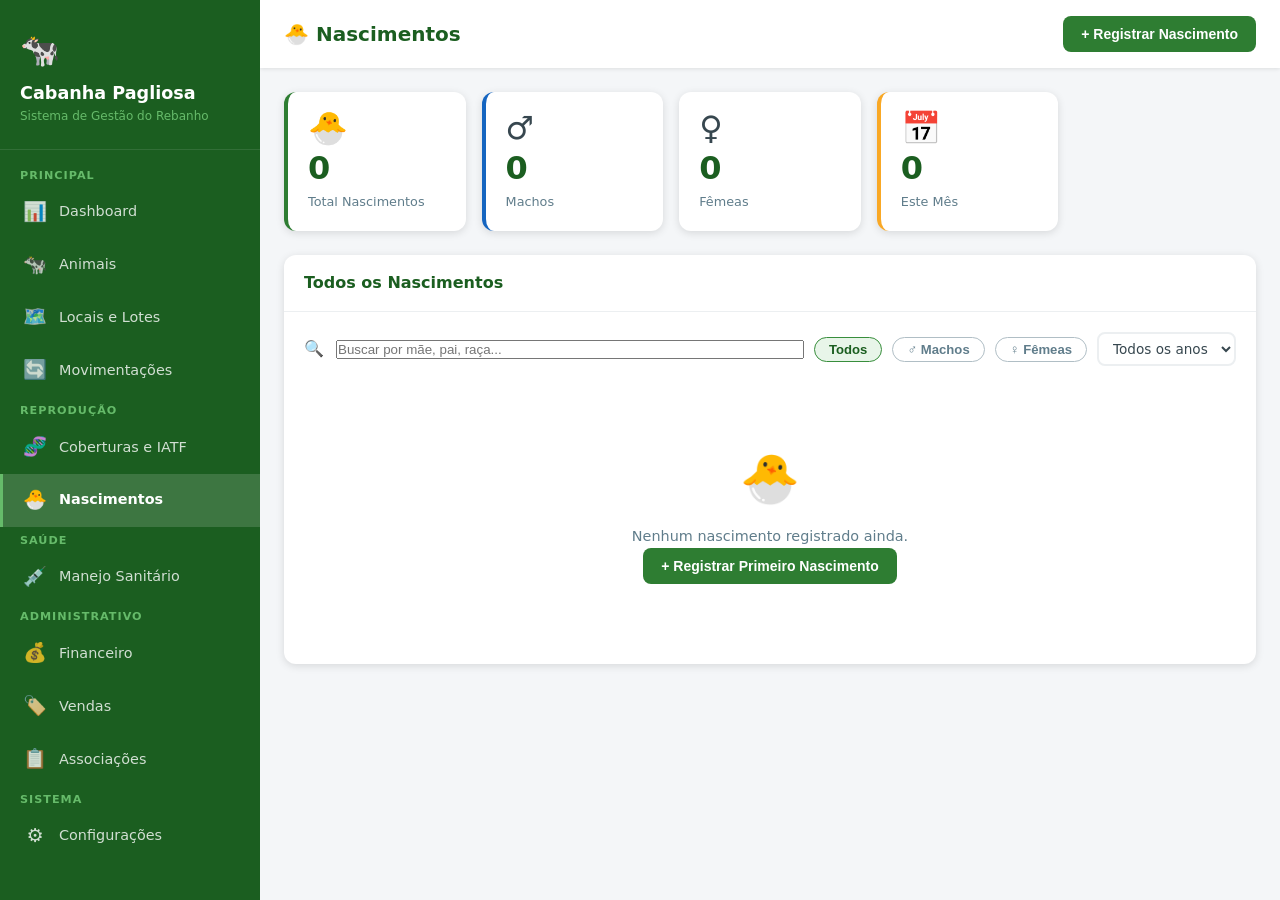
<file: nascimentos.html>
<!DOCTYPE html>
<html lang="pt-BR">
<head>
  <meta charset="UTF-8">
  <meta name="viewport" content="width=device-width, initial-scale=1.0">
  <title>Cabanha Pagliosa - Nascimentos</title>
  <link rel="stylesheet" href="css/style.css">
  <style>
    .nascimento-card {
      background: var(--branco);
      border-radius: var(--raio);
      box-shadow: var(--sombra);
      padding: 16px 20px;
      display: flex;
      align-items: center;
      gap: 16px;
      transition: var(--transicao);
      border-left: 5px solid var(--verde-medio);
    }
    .nascimento-card:hover { box-shadow: var(--sombra-hover); }
    .nascimento-card.femea { border-left-color: #e879a0; }
    .nascimento-card.macho { border-left-color: var(--azul); }

    .nasc-sexo-icone {
      font-size: 2rem;
      width: 48px;
      text-align: center;
      flex-shrink: 0;
    }
    .nasc-info { flex: 1; min-width: 0; }
    .nasc-titulo {
      font-size: 0.95rem;
      font-weight: 700;
      display: flex;
      align-items: center;
      gap: 8px;
      flex-wrap: wrap;
    }
    .nasc-meta {
      font-size: 0.8rem;
      color: var(--cinza);
      margin-top: 4px;
      display: flex;
      gap: 12px;
      flex-wrap: wrap;
    }
    .nasc-meta span { display: flex; align-items: center; gap: 3px; }
    .nasc-acoes { display: flex; gap: 6px; flex-shrink: 0; }

    .filtros-barra {
      display: flex;
      gap: 10px;
      flex-wrap: wrap;
      align-items: center;
      margin-bottom: 16px;
    }
    .chip-filtro {
      padding: 4px 14px;
      border-radius: 99px;
      border: 1.5px solid var(--cinza-claro);
      background: var(--branco);
      cursor: pointer;
      font-size: 0.82rem;
      font-weight: 600;
      color: var(--cinza);
      transition: var(--transicao);
    }
    .chip-filtro:hover, .chip-filtro.ativo {
      border-color: var(--verde-medio);
      background: var(--verde-muito-claro);
      color: var(--verde-escuro);
    }
    .chip-filtro.femea.ativo { border-color: #e879a0; background: #fdf2f7; color: #9d174d; }
    .chip-filtro.macho.ativo { border-color: var(--azul); background: #eff6ff; color: #1e40af; }

    .checkbox-criar {
      display: flex;
      align-items: flex-start;
      gap: 10px;
      padding: 14px;
      background: var(--verde-muito-claro);
      border: 1.5px solid var(--verde-claro);
      border-radius: var(--raio);
      cursor: pointer;
      user-select: none;
    }
    .checkbox-criar input[type="checkbox"] {
      width: 18px;
      height: 18px;
      accent-color: var(--verde-medio);
      flex-shrink: 0;
      margin-top: 2px;
      cursor: pointer;
    }
    .checkbox-criar strong { display: block; font-size: 0.9rem; color: var(--verde-escuro); }
    .checkbox-criar span { font-size: 0.8rem; color: var(--cinza); }

    .secao-te-nasc {
      background: #fdf6e3;
      border: 1px solid #f5e0a0;
      border-radius: var(--raio);
      padding: 14px;
    }
    .lista-nascimentos-grid {
      display: flex;
      flex-direction: column;
      gap: 10px;
    }
    .empty-mes {
      text-align: center;
      padding: 6px 12px;
      font-size: 0.8rem;
      color: var(--cinza);
      background: var(--cinza-muito-claro);
      border-radius: var(--raio);
    }
    .mes-grupo-titulo {
      font-size: 0.78rem;
      font-weight: 700;
      text-transform: uppercase;
      letter-spacing: 0.05em;
      color: var(--cinza);
      padding: 8px 4px 4px;
      border-bottom: 1px solid var(--cinza-muito-claro);
      margin-top: 8px;
    }
    .mes-grupo-titulo:first-child { margin-top: 0; }
  </style>
</head>
<body>
<div class="app-container">

  <!-- SIDEBAR -->
  <nav class="sidebar">
    <div class="sidebar-logo">
      <span class="logo-icon">🐄</span>
      <h1>Cabanha Pagliosa</h1>
      <span>Sistema de Gestão do Rebanho</span>
    </div>
    <div class="sidebar-nav">
      <span class="sidebar-secao">Principal</span>
      <a href="index.html"><span class="nav-icon">📊</span> Dashboard</a>
      <a href="animais.html"><span class="nav-icon">🐄</span> Animais</a>
      <a href="locais.html"><span class="nav-icon">🗺️</span> Locais e Lotes</a>
      <a href="movimentacoes.html"><span class="nav-icon">🔄</span> Movimentações</a>
      <span class="sidebar-secao">Reprodução</span>
      <a href="reproducao.html"><span class="nav-icon">🧬</span> Coberturas e IATF</a>
      <a href="nascimentos.html" class="ativo"><span class="nav-icon">🐣</span> Nascimentos</a>
      <span class="sidebar-secao">Saúde</span>
      <a href="sanitario.html"><span class="nav-icon">💉</span> Manejo Sanitário</a>
      <span class="sidebar-secao">Administrativo</span>
      <a href="financeiro.html"><span class="nav-icon">💰</span> Financeiro</a>
      <a href="vendas.html"><span class="nav-icon">🏷️</span> Vendas</a>
      <a href="associacoes.html"><span class="nav-icon">📋</span> Associações</a>
      <span class="sidebar-secao">Sistema</span>
      <a href="configuracoes.html"><span class="nav-icon">⚙️</span> Configurações</a>
    </div>
  </nav>

  <!-- CONTEÚDO PRINCIPAL -->
  <div class="main-content">
    <div class="topbar">
      <div class="topbar-titulo">🐣 Nascimentos</div>
      <div class="topbar-acoes">
        <button class="btn btn-primario" onclick="novoNascimento()">+ Registrar Nascimento</button>
      </div>
    </div>

    <div class="pagina">

      <!-- Stats -->
      <div class="stats-grid" style="grid-template-columns: repeat(auto-fill, minmax(150px,1fr))">
        <div class="stat-card verde">
          <span class="stat-icone">🐣</span>
          <span class="stat-valor" id="stat-total">0</span>
          <span class="stat-label">Total Nascimentos</span>
        </div>
        <div class="stat-card azul">
          <span class="stat-icone">♂️</span>
          <span class="stat-valor" id="stat-machos">0</span>
          <span class="stat-label">Machos</span>
        </div>
        <div class="stat-card" style="--cor-stat:#e879a0">
          <span class="stat-icone">♀️</span>
          <span class="stat-valor" id="stat-femeas">0</span>
          <span class="stat-label">Fêmeas</span>
        </div>
        <div class="stat-card amarelo">
          <span class="stat-icone">📅</span>
          <span class="stat-valor" id="stat-mes">0</span>
          <span class="stat-label">Este Mês</span>
        </div>
      </div>

      <!-- Filtros e Lista -->
      <div class="card">
        <div class="card-header">
          <span class="card-titulo">Todos os Nascimentos</span>
        </div>
        <div class="card-body">
          <!-- Barra de filtros -->
          <div class="filtros-barra">
            <div class="barra-busca" style="flex:1;min-width:200px;margin:0">
              <span class="busca-icone">🔍</span>
              <input type="text" class="campo-busca" id="busca-nasc"
                placeholder="Buscar por mãe, pai, raça..." oninput="renderNascimentos()">
            </div>
            <button class="chip-filtro ativo" id="filtro-todos" onclick="aplicarFiltroSexo('', this)">Todos</button>
            <button class="chip-filtro macho" id="filtro-macho" onclick="aplicarFiltroSexo('macho', this)">♂ Machos</button>
            <button class="chip-filtro femea" id="filtro-femea" onclick="aplicarFiltroSexo('fêmea', this)">♀ Fêmeas</button>
            <select class="form-select" id="filtro-ano" onchange="renderNascimentos()" style="width:auto;padding:6px 10px;font-size:0.85rem">
              <option value="">Todos os anos</option>
            </select>
          </div>

          <div id="lista-nascimentos"></div>
        </div>
      </div>

    </div>
  </div>
</div>

<!-- NAV MOBILE -->
<nav class="nav-mobile">
  <ul class="nav-mobile-lista">
    <li><a href="index.html"><span class="nav-icon">📊</span>Dashboard</a></li>
    <li><a href="animais.html"><span class="nav-icon">🐄</span>Animais</a></li>
    <li><a href="reproducao.html"><span class="nav-icon">🧬</span>Reprodução</a></li>
    <li><a href="sanitario.html"><span class="nav-icon">💉</span>Saúde</a></li>
    <li><a href="financeiro.html"><span class="nav-icon">💰</span>Financeiro</a></li>
  </ul>
</nav>

<!-- MODAL NOVO/EDITAR NASCIMENTO -->
<div class="modal-overlay" id="modal-nascimento">
  <div class="modal" style="max-width:680px">
    <div class="modal-header">
      <span id="modal-nasc-titulo">🐣 Registrar Nascimento</span>
      <button class="modal-fechar" onclick="fecharModal('modal-nascimento')">✕</button>
    </div>
    <div class="modal-body">
      <form id="form-nascimento" onsubmit="salvarNascimento(event)">
        <input type="hidden" id="nasc-id">

        <div class="grid-2">
          <div class="form-grupo">
            <label class="form-label">Data de Nascimento <span style="color:var(--vermelho)">*</span></label>
            <input type="date" class="form-input" id="nasc-data" required>
          </div>
          <div class="form-grupo">
            <label class="form-label">Sexo <span style="color:var(--vermelho)">*</span></label>
            <select class="form-select" id="nasc-sexo" required>
              <option value="">Selecionar...</option>
              <option value="macho">♂ Macho</option>
              <option value="fêmea">♀ Fêmea</option>
            </select>
          </div>
        </div>

        <div class="grid-2">
          <div class="form-grupo">
            <label class="form-label">Raça</label>
            <select class="form-select" id="nasc-raca">
              <option value="">Selecionar...</option>
            </select>
          </div>
          <div class="form-grupo">
            <label class="form-label">Grau de Sangue</label>
            <input type="text" class="form-input" id="nasc-grau" placeholder="Ex: 1/2, 3/4, PO...">
          </div>
        </div>

        <div class="form-grupo">
          <label class="form-label">Peso ao Nascimento (kg)</label>
          <input type="number" class="form-input" id="nasc-peso" placeholder="Ex: 32.5" step="0.1" min="0">
        </div>

        <div class="divisor"></div>
        <p style="font-weight:700;font-size:0.9rem;color:var(--verde-escuro);margin-bottom:12px">👨‍👩‍👧 Parentesco</p>

        <div class="form-grupo">
          <label class="form-label">Mãe (Matriz)</label>
          <select class="form-select" id="nasc-mae" onchange="preencherDadosDaMae()">
            <option value="">Selecionar mãe...</option>
          </select>
        </div>

        <div class="grid-2">
          <div class="form-grupo">
            <label class="form-label">Pai / Reprodutor</label>
            <input type="text" class="form-input" id="nasc-pai" placeholder="Nome do pai/reprodutor">
          </div>
          <div class="form-grupo">
            <label class="form-label">Brinco do Pai</label>
            <input type="text" class="form-input" id="nasc-brinco-pai" placeholder="Nº brinco ou reg.">
          </div>
        </div>

        <div class="divisor"></div>
        <p style="font-weight:700;font-size:0.9rem;color:var(--verde-escuro);margin-bottom:12px">🧬 Origem Reprodutiva</p>

        <div class="form-grupo">
          <label class="form-label">Tipo de Cobertura que Originou</label>
          <select class="form-select" id="nasc-tipo-cob" onchange="toggleCamposTE()">
            <option value="">Não informado</option>
          </select>
        </div>

        <!-- Campos TE/FIV -->
        <div id="secao-te-nasc" style="display:none">
          <div class="secao-te-nasc">
            <div class="grid-2">
              <div class="form-grupo" style="margin-bottom:8px">
                <label class="form-label">Doadora</label>
                <select class="form-select" id="nasc-doadora">
                  <option value="">Selecionar doadora...</option>
                </select>
              </div>
              <div class="form-grupo" style="margin-bottom:0" id="grupo-receptora">
                <label class="form-label">Receptora</label>
                <select class="form-select" id="nasc-receptora">
                  <option value="">Selecionar receptora...</option>
                </select>
              </div>
            </div>
          </div>
        </div>

        <div class="form-grupo">
          <label class="form-label">Observações</label>
          <textarea class="form-textarea" id="nasc-obs" rows="2" placeholder="Observações sobre o nascimento..."></textarea>
        </div>

        <div class="divisor"></div>

        <!-- Checkbox criar animal -->
        <label class="checkbox-criar">
          <input type="checkbox" id="nasc-criar-animal" checked>
          <div>
            <strong>Criar automaticamente o animal no sistema</strong>
            <span>O animal será cadastrado com os dados acima. Você poderá complementar as informações depois.</span>
          </div>
        </label>

        <div style="display:flex;gap:10px;justify-content:flex-end;margin-top:16px">
          <button type="button" class="btn btn-secundario" onclick="fecharModal('modal-nascimento')">Cancelar</button>
          <button type="submit" class="btn btn-primario">💾 Salvar Nascimento</button>
        </div>
      </form>
    </div>
  </div>
</div>

<!-- MODAL VER NASCIMENTO -->
<div class="modal-overlay" id="modal-ver-nascimento">
  <div class="modal" style="max-width:560px">
    <div class="modal-header">
      <span>🐣 Detalhes do Nascimento</span>
      <button class="modal-fechar" onclick="fecharModal('modal-ver-nascimento')">✕</button>
    </div>
    <div class="modal-body" id="detalhe-nascimento"></div>
  </div>
</div>

<div id="toast-container" class="toast-container"></div>
<script src="js/db.js"></script>
<script src="js/utils.js"></script>
<script>
  // ========== ESTADO ==========
  let filtroSexoAtual = '';

  // ========== INICIALIZAÇÃO ==========
  function init() {
    document.getElementById('nasc-data').value = new Date().toISOString().split('T')[0];
    preencherSelect('nasc-raca', RACAS);
    preencherSelect('nasc-tipo-cob', TIPOS_COBERTURA);
    preencherSelectAnimais('nasc-mae', { sexo: 'fêmea', status: 'ativo' });
    preencherSelectAnimais('nasc-doadora', { sexo: 'fêmea', status: 'ativo' });
    preencherSelectAnimais('nasc-receptora', { sexo: 'fêmea', status: 'ativo' });

    preencherFiltroAnos();
    carregarStats();
    renderNascimentos();

    const params = new URLSearchParams(window.location.search);
    if (params.get('novo') === '1') novoNascimento();
  }

  // ========== PREENCHER ANOS NO FILTRO ==========
  function preencherFiltroAnos() {
    const nasc = DB.nascimentos.listar();
    const anos = [...new Set(nasc.map(n => n.dataNascimento ? n.dataNascimento.substring(0, 4) : null).filter(Boolean))].sort().reverse();
    const sel = document.getElementById('filtro-ano');
    anos.forEach(ano => {
      const opt = document.createElement('option');
      opt.value = ano;
      opt.textContent = ano;
      sel.appendChild(opt);
    });
  }

  // ========== STATS ==========
  function carregarStats() {
    const todos = DB.nascimentos.listar();
    const hoje = new Date();
    const mesAtual = hoje.getMonth();
    const anoAtual = hoje.getFullYear();

    const doMes = todos.filter(n => {
      if (!n.dataNascimento) return false;
      const d = new Date(n.dataNascimento + 'T00:00:00');
      return d.getMonth() === mesAtual && d.getFullYear() === anoAtual;
    });

    document.getElementById('stat-total').textContent = todos.length;
    document.getElementById('stat-machos').textContent = todos.filter(n => n.sexo === 'macho').length;
    document.getElementById('stat-femeas').textContent = todos.filter(n => n.sexo === 'fêmea').length;
    document.getElementById('stat-mes').textContent = doMes.length;
  }

  // ========== FILTRO SEXO ==========
  function aplicarFiltroSexo(sexo, btn) {
    filtroSexoAtual = sexo;
    document.querySelectorAll('.chip-filtro').forEach(c => c.classList.remove('ativo'));
    btn.classList.add('ativo');
    renderNascimentos();
  }

  // ========== RENDER NASCIMENTOS ==========
  function renderNascimentos() {
    const busca = (document.getElementById('busca-nasc')?.value || '').toLowerCase();
    const anoFiltro = document.getElementById('filtro-ano')?.value || '';
    let lista = DB.nascimentos.listar();

    if (filtroSexoAtual) lista = lista.filter(n => n.sexo === filtroSexoAtual);
    if (anoFiltro) lista = lista.filter(n => (n.dataNascimento || '').startsWith(anoFiltro));
    if (busca) lista = lista.filter(n =>
      nomeAnimal(n.maeId).toLowerCase().includes(busca) ||
      (n.pai || '').toLowerCase().includes(busca) ||
      (n.raca || '').toLowerCase().includes(busca) ||
      (n.dataNascimento || '').includes(busca)
    );

    const container = document.getElementById('lista-nascimentos');

    if (lista.length === 0) {
      container.innerHTML = `
        <div class="vazio">
          <span class="vazio-icone">🐣</span>
          <p>${busca || filtroSexoAtual || anoFiltro
            ? 'Nenhum nascimento encontrado para os filtros aplicados.'
            : 'Nenhum nascimento registrado ainda.'}</p>
          ${!busca && !filtroSexoAtual && !anoFiltro
            ? '<button class="btn btn-primario" onclick="novoNascimento()">+ Registrar Primeiro Nascimento</button>'
            : ''}
        </div>`;
      return;
    }

    // Agrupar por mês/ano
    const grupos = {};
    lista.forEach(n => {
      const data = n.dataNascimento ? new Date(n.dataNascimento + 'T00:00:00') : null;
      const chave = data
        ? data.toLocaleDateString('pt-BR', { month: 'long', year: 'numeric' })
        : 'Sem data';
      if (!grupos[chave]) grupos[chave] = [];
      grupos[chave].push(n);
    });

    let html = '<div class="lista-nascimentos-grid">';
    Object.entries(grupos).forEach(([mes, itens]) => {
      html += `<div class="mes-grupo-titulo">📅 ${mes.charAt(0).toUpperCase() + mes.slice(1)} — ${itens.length} nascimento${itens.length !== 1 ? 's' : ''}</div>`;
      itens.forEach(n => {
        const isMacho = n.sexo === 'macho';
        const isFemea = n.sexo === 'fêmea';
        const sexoIcon = isMacho ? '♂️' : isFemea ? '♀️' : '❓';
        const cardClass = isMacho ? 'macho' : isFemea ? 'femea' : '';
        const pesoBadge = n.pesoNascimento ? `<span>⚖️ ${parseFloat(n.pesoNascimento).toLocaleString('pt-BR', {minimumFractionDigits:1})} kg</span>` : '';
        const maeNome = n.maeId ? nomeAnimal(n.maeId) : (n.maeNome || '—');
        const tipoCob = n.tipoCobertura ? `<span>🧬 ${n.tipoCobertura}</span>` : '';

        html += `
          <div class="nascimento-card ${cardClass}">
            <div class="nasc-sexo-icone">${sexoIcon}</div>
            <div class="nasc-info">
              <div class="nasc-titulo">
                <span>${formatarData(n.dataNascimento)}</span>
                ${n.raca ? badgeRaca(n.raca) : ''}
                ${n.grauSangue ? `<span class="badge badge-cinza">${escHtml(n.grauSangue)}</span>` : ''}
                ${chipSexo(n.sexo)}
              </div>
              <div class="nasc-meta">
                <span>👩 Mãe: <strong>${maeNome}</strong></span>
                ${n.pai ? `<span>👨 Pai: <strong>${escHtml(n.pai)}</strong></span>` : ''}
                ${pesoBadge}
                ${tipoCob}
              </div>
              ${n.observacoes ? `<div style="font-size:0.78rem;color:var(--cinza);margin-top:4px;font-style:italic">${escHtml(n.observacoes)}</div>` : ''}
            </div>
            <div class="nasc-acoes">
              <button class="btn btn-sm btn-secundario" onclick="verNascimento('${n.id}')" title="Ver detalhes">👁️</button>
              <button class="btn btn-sm btn-outline" onclick="editarNascimento('${n.id}')" title="Editar">✏️</button>
              <button class="btn btn-sm btn-perigo" onclick="excluirNascimento('${n.id}')" title="Excluir">🗑️</button>
            </div>
          </div>`;
      });
    });
    html += '</div>';
    container.innerHTML = html;
  }

  // ========== MODAL NOVO NASCIMENTO ==========
  function novoNascimento() {
    document.getElementById('nasc-id').value = '';
    document.getElementById('modal-nasc-titulo').textContent = '🐣 Registrar Nascimento';
    document.getElementById('form-nascimento').reset();
    document.getElementById('nasc-data').value = new Date().toISOString().split('T')[0];
    document.getElementById('nasc-criar-animal').checked = true;
    preencherSelect('nasc-raca', RACAS);
    preencherSelect('nasc-tipo-cob', TIPOS_COBERTURA);
    preencherSelectAnimais('nasc-mae', { sexo: 'fêmea', status: 'ativo' });
    preencherSelectAnimais('nasc-doadora', { sexo: 'fêmea', status: 'ativo' });
    preencherSelectAnimais('nasc-receptora', { sexo: 'fêmea', status: 'ativo' });
    document.getElementById('secao-te-nasc').style.display = 'none';
    abrirModal('modal-nascimento');
  }

  function editarNascimento(id) {
    const n = DB.nascimentos.buscarPorId(id);
    if (!n) return;
    document.getElementById('nasc-id').value = n.id;
    document.getElementById('modal-nasc-titulo').textContent = '✏️ Editar Nascimento';

    document.getElementById('nasc-data').value = n.dataNascimento || '';
    document.getElementById('nasc-sexo').value = n.sexo || '';
    preencherSelect('nasc-raca', RACAS, n.raca);
    document.getElementById('nasc-grau').value = n.grauSangue || '';
    document.getElementById('nasc-peso').value = n.pesoNascimento || '';
    preencherSelectAnimais('nasc-mae', { sexo: 'fêmea', status: 'ativo' }, n.maeId);
    document.getElementById('nasc-pai').value = n.pai || '';
    document.getElementById('nasc-brinco-pai').value = n.brincoPai || '';
    preencherSelect('nasc-tipo-cob', TIPOS_COBERTURA, n.tipoCobertura);
    preencherSelectAnimais('nasc-doadora', { sexo: 'fêmea', status: 'ativo' }, n.doadoraId);
    preencherSelectAnimais('nasc-receptora', { sexo: 'fêmea', status: 'ativo' }, n.receptoraId);
    document.getElementById('nasc-obs').value = n.observacoes || '';
    document.getElementById('nasc-criar-animal').checked = false;
    toggleCamposTE();
    abrirModal('modal-nascimento');
  }

  function toggleCamposTE() {
    const tipo = document.getElementById('nasc-tipo-cob').value;
    const ehTE = ['TE', 'FIV'].includes(tipo);
    document.getElementById('secao-te-nasc').style.display = ehTE ? 'block' : 'none';
    document.getElementById('grupo-receptora').style.display = tipo === 'TE' ? 'block' : 'none';
  }

  function preencherDadosDaMae() {
    const maeId = document.getElementById('nasc-mae').value;
    if (!maeId) return;
    const mae = DB.animais.buscarPorId(maeId);
    if (!mae) return;

    // Se não houver raça selecionada, sugerir a da mãe
    if (!document.getElementById('nasc-raca').value && mae.raca) {
      preencherSelect('nasc-raca', RACAS, mae.raca);
    }

    // Tentar preencher tipo de cobertura da última cobertura desta matriz
    const coberturas = DB.coberturas.listar().filter(c => (c.matrizIds || []).includes(maeId));
    if (coberturas.length > 0) {
      const ultima = coberturas[0];
      if (!document.getElementById('nasc-tipo-cob').value) {
        preencherSelect('nasc-tipo-cob', TIPOS_COBERTURA, ultima.tipo);
        if (ultima.touro) document.getElementById('nasc-pai').value = ultima.touro;
        toggleCamposTE();
      }
    }
  }

  function salvarNascimento(e) {
    e.preventDefault();
    const id = document.getElementById('nasc-id').value;
    const criarAnimal = document.getElementById('nasc-criar-animal').checked;

    const nasc = {
      dataNascimento: document.getElementById('nasc-data').value,
      sexo: document.getElementById('nasc-sexo').value,
      raca: document.getElementById('nasc-raca').value || null,
      grauSangue: document.getElementById('nasc-grau').value.trim() || null,
      pesoNascimento: parseFloat(document.getElementById('nasc-peso').value) || null,
      maeId: document.getElementById('nasc-mae').value || null,
      pai: document.getElementById('nasc-pai').value.trim() || null,
      brincoPai: document.getElementById('nasc-brinco-pai').value.trim() || null,
      tipoCobertura: document.getElementById('nasc-tipo-cob').value || null,
      doadoraId: document.getElementById('nasc-doadora').value || null,
      receptoraId: document.getElementById('nasc-receptora').value || null,
      observacoes: document.getElementById('nasc-obs').value.trim() || null,
    };
    if (id) nasc.id = id;

    const nascSalvo = DB.nascimentos.salvar(nasc);

    // Criar animal automaticamente se checkbox marcado e é novo nascimento
    if (criarAnimal && !id) {
      const mae = nasc.maeId ? DB.animais.buscarPorId(nasc.maeId) : null;
      const animal = {
        dataNascimento: nasc.dataNascimento,
        sexo: nasc.sexo,
        raca: nasc.raca || null,
        grauSangue: nasc.grauSangue || null,
        pesoNascimento: nasc.pesoNascimento || null,
        pesoAtual: nasc.pesoNascimento || null,
        maeId: nasc.maeId || null,
        pai: nasc.pai || null,
        brincoPai: nasc.brincoPai || null,
        origem: 'nascimento',
        nascimentoId: nascSalvo.id,
        status: 'ativo',
        categoria: nasc.sexo === 'macho' ? 'Terneiro' : 'Terneira',
        // Herdar local/lote da mãe
        localId: mae ? mae.localId : null,
        loteId: mae ? mae.loteId : null,
      };
      const animalSalvo = DB.animais.salvar(animal);
      // Vincular animal ao nascimento
      nascSalvo.animalId = animalSalvo.id;
      DB.nascimentos.salvar(nascSalvo);
      mostrarToast('Nascimento registrado e animal criado automaticamente!', 'sucesso');
    } else {
      mostrarToast(id ? 'Nascimento atualizado!' : 'Nascimento registrado!', 'sucesso');
    }

    fecharModal('modal-nascimento');
    carregarStats();
    preencherFiltroAnos();
    renderNascimentos();
  }

  function excluirNascimento(id) {
    if (!confirmar('Excluir este nascimento?\n\nNota: o animal criado automaticamente NÃO será excluído.')) return;
    DB.nascimentos.excluir(id);
    mostrarToast('Nascimento excluído.', 'sucesso');
    carregarStats();
    renderNascimentos();
  }

  // ========== VER NASCIMENTO ==========
  function verNascimento(id) {
    const n = DB.nascimentos.buscarPorId(id);
    if (!n) return;
    const isMacho = n.sexo === 'macho';
    const sexoIcon = isMacho ? '♂️ Macho' : (n.sexo === 'fêmea' ? '♀️ Fêmea' : n.sexo);

    document.getElementById('detalhe-nascimento').innerHTML = `
      <div style="display:flex;flex-direction:column;gap:14px">
        <div class="grid-2">
          <div><span style="color:var(--cinza);font-size:0.78rem">DATA DE NASCIMENTO</span><br><strong>${formatarData(n.dataNascimento)}</strong></div>
          <div><span style="color:var(--cinza);font-size:0.78rem">SEXO</span><br><strong>${sexoIcon}</strong></div>
        </div>
        ${n.raca || n.grauSangue ? `<div class="grid-2">
          ${n.raca ? `<div><span style="color:var(--cinza);font-size:0.78rem">RAÇA</span><br>${badgeRaca(n.raca)}</div>` : ''}
          ${n.grauSangue ? `<div><span style="color:var(--cinza);font-size:0.78rem">GRAU DE SANGUE</span><br><strong>${escHtml(n.grauSangue)}</strong></div>` : ''}
        </div>` : ''}
        ${n.pesoNascimento ? `<div><span style="color:var(--cinza);font-size:0.78rem">PESO AO NASCER</span><br><strong>${parseFloat(n.pesoNascimento).toLocaleString('pt-BR', {minimumFractionDigits:1})} kg</strong></div>` : ''}
        <div class="divisor"></div>
        <p style="font-weight:700;font-size:0.85rem;color:var(--verde-escuro)">👨‍👩‍👧 Parentesco</p>
        <div class="grid-2">
          <div><span style="color:var(--cinza);font-size:0.78rem">MÃE</span><br><strong>${n.maeId ? nomeAnimal(n.maeId) : (n.maeNome || '—')}</strong></div>
          <div><span style="color:var(--cinza);font-size:0.78rem">PAI / REPRODUTOR</span><br><strong>${n.pai ? escHtml(n.pai) : '—'}</strong>${n.brincoPai ? `<br><span style="font-size:0.78rem;color:var(--cinza)">Brinco: ${escHtml(n.brincoPai)}</span>` : ''}</div>
        </div>
        ${n.tipoCobertura ? `<div><span style="color:var(--cinza);font-size:0.78rem">TIPO DE COBERTURA</span><br><span class="badge badge-azul">${n.tipoCobertura}</span></div>` : ''}
        ${n.doadoraId ? `<div><span style="color:var(--cinza);font-size:0.78rem">DOADORA</span><br><strong>${nomeAnimal(n.doadoraId)}</strong></div>` : ''}
        ${n.receptoraId ? `<div><span style="color:var(--cinza);font-size:0.78rem">RECEPTORA</span><br><strong>${nomeAnimal(n.receptoraId)}</strong></div>` : ''}
        ${n.animalId ? `<div style="background:var(--verde-muito-claro);padding:10px 12px;border-radius:var(--raio);border-left:3px solid var(--verde-medio)"><span style="color:var(--cinza);font-size:0.78rem">ANIMAL CRIADO</span><br><strong style="color:var(--verde-escuro)">✅ ${nomeAnimal(n.animalId)}</strong></div>` : ''}
        ${n.observacoes ? `<div><span style="color:var(--cinza);font-size:0.78rem">OBSERVAÇÕES</span><br><span style="font-style:italic">${escHtml(n.observacoes)}</span></div>` : ''}
      </div>`;
    abrirModal('modal-ver-nascimento');
  }

  // ========== HELPERS ==========
  function escHtml(str) {
    if (!str) return '';
    return String(str).replace(/&/g, '&amp;').replace(/</g, '&lt;').replace(/>/g, '&gt;').replace(/"/g, '&quot;').replace(/'/g, '&#39;');
  }

  // Inicializar
  init();
</script>
</body>
</html>
</file>
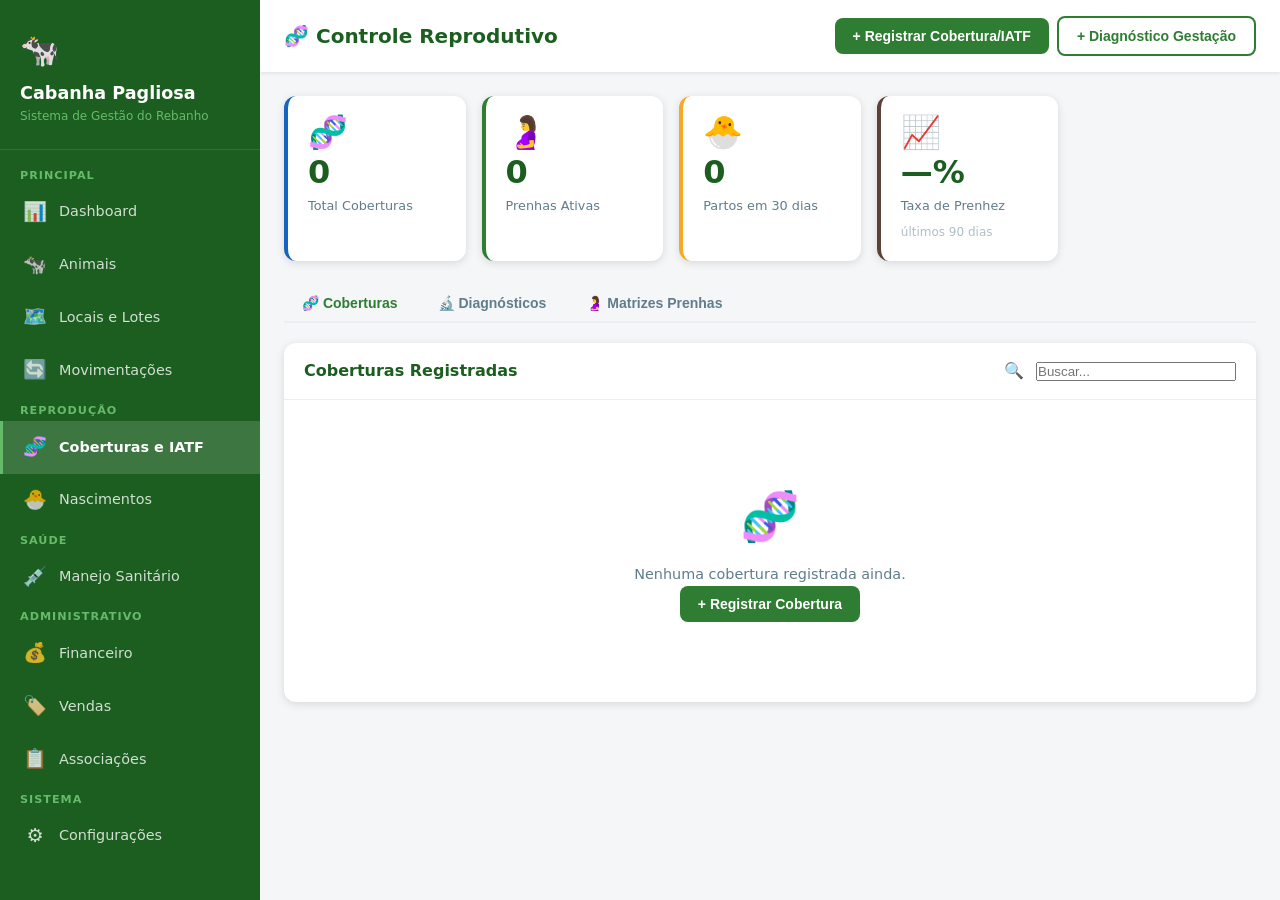
<file: reproducao.html>
<!DOCTYPE html>
<html lang="pt-BR">
<head>
  <meta charset="UTF-8">
  <meta name="viewport" content="width=device-width, initial-scale=1.0">
  <title>Cabanha Pagliosa - Reprodução</title>
  <link rel="stylesheet" href="css/style.css">
  <style>
    .secao-iatf {
      background: var(--verde-muito-claro);
      border: 1px solid var(--verde-claro);
      border-radius: var(--raio);
      padding: 16px;
      margin-top: 4px;
    }
    .secao-ia {
      background: #eef2fb;
      border: 1px solid #c5d3ef;
      border-radius: var(--raio);
      padding: 16px;
      margin-top: 4px;
    }
    .secao-te {
      background: #fdf6e3;
      border: 1px solid #f5e0a0;
      border-radius: var(--raio);
      padding: 16px;
      margin-top: 4px;
    }
    .parto-urgente td { background: #fff5f5 !important; }
    .parto-urgente .dias-parto {
      color: var(--vermelho) !important;
      font-weight: 700;
    }
    .parto-breve td { background: #fffbf0 !important; }
    .parto-breve .dias-parto { color: var(--amarelo-escuro, #b45309) !important; font-weight: 600; }
    .progresso-gestacao {
      width: 100%;
      background: var(--cinza-muito-claro);
      border-radius: 99px;
      height: 8px;
      overflow: hidden;
      min-width: 80px;
    }
    .progresso-fill {
      height: 100%;
      border-radius: 99px;
      background: linear-gradient(90deg, var(--verde-medio), var(--verde-escuro));
    }
    .progresso-fill.quase { background: linear-gradient(90deg, #f59e0b, #d97706); }
    .progresso-fill.urgente { background: linear-gradient(90deg, var(--vermelho), #b91c1c); }
    .badge-prenha { background: #e8d5f5; color: #6b21a8; }
    .badge-vazia { background: #fef3c7; color: #92400e; }
    .badge-inconclusivo { background: #e0e7ff; color: #3730a3; }
    .campo-oculto { display: none !important; }
    .select-multiplo {
      min-height: 100px;
      resize: vertical;
    }
    .info-box {
      background: var(--verde-muito-claro);
      border-left: 3px solid var(--verde-medio);
      padding: 8px 12px;
      border-radius: 0 var(--raio) var(--raio) 0;
      font-size: 0.82rem;
      color: var(--verde-escuro);
      margin-top: 4px;
    }
    .prenhas-header {
      display: flex;
      align-items: center;
      justify-content: space-between;
      margin-bottom: 12px;
    }
  </style>
</head>
<body>
<div class="app-container">

  <!-- SIDEBAR -->
  <nav class="sidebar">
    <div class="sidebar-logo">
      <span class="logo-icon">🐄</span>
      <h1>Cabanha Pagliosa</h1>
      <span>Sistema de Gestão do Rebanho</span>
    </div>
    <div class="sidebar-nav">
      <span class="sidebar-secao">Principal</span>
      <a href="index.html"><span class="nav-icon">📊</span> Dashboard</a>
      <a href="animais.html"><span class="nav-icon">🐄</span> Animais</a>
      <a href="locais.html"><span class="nav-icon">🗺️</span> Locais e Lotes</a>
      <a href="movimentacoes.html"><span class="nav-icon">🔄</span> Movimentações</a>
      <span class="sidebar-secao">Reprodução</span>
      <a href="reproducao.html" class="ativo"><span class="nav-icon">🧬</span> Coberturas e IATF</a>
      <a href="nascimentos.html"><span class="nav-icon">🐣</span> Nascimentos</a>
      <span class="sidebar-secao">Saúde</span>
      <a href="sanitario.html"><span class="nav-icon">💉</span> Manejo Sanitário</a>
      <span class="sidebar-secao">Administrativo</span>
      <a href="financeiro.html"><span class="nav-icon">💰</span> Financeiro</a>
      <a href="vendas.html"><span class="nav-icon">🏷️</span> Vendas</a>
      <a href="associacoes.html"><span class="nav-icon">📋</span> Associações</a>
      <span class="sidebar-secao">Sistema</span>
      <a href="configuracoes.html"><span class="nav-icon">⚙️</span> Configurações</a>
    </div>
  </nav>

  <!-- CONTEÚDO PRINCIPAL -->
  <div class="main-content">
    <div class="topbar">
      <div class="topbar-titulo">🧬 Controle Reprodutivo</div>
      <div class="topbar-acoes">
        <button class="btn btn-primario" onclick="novaCobertura()">+ Registrar Cobertura/IATF</button>
        <button class="btn btn-outline" onclick="novoDiagnostico()">+ Diagnóstico Gestação</button>
      </div>
    </div>

    <div class="pagina">

      <!-- Stats -->
      <div class="stats-grid" style="grid-template-columns: repeat(auto-fill, minmax(160px,1fr))">
        <div class="stat-card azul">
          <span class="stat-icone">🧬</span>
          <span class="stat-valor" id="stat-coberturas">0</span>
          <span class="stat-label">Total Coberturas</span>
        </div>
        <div class="stat-card verde">
          <span class="stat-icone">🤰</span>
          <span class="stat-valor" id="stat-prenhas">0</span>
          <span class="stat-label">Prenhas Ativas</span>
        </div>
        <div class="stat-card amarelo">
          <span class="stat-icone">🐣</span>
          <span class="stat-valor" id="stat-partos30">0</span>
          <span class="stat-label">Partos em 30 dias</span>
        </div>
        <div class="stat-card marrom">
          <span class="stat-icone">📈</span>
          <span class="stat-valor" id="stat-taxa">—%</span>
          <span class="stat-label">Taxa de Prenhez</span>
          <span class="stat-sub">últimos 90 dias</span>
        </div>
      </div>

      <!-- Tabs -->
      <div class="tabs">
        <button class="tab ativo" onclick="mudarTab('coberturas', this)">🧬 Coberturas</button>
        <button class="tab" onclick="mudarTab('diagnosticos', this)">🔬 Diagnósticos</button>
        <button class="tab" onclick="mudarTab('prenhas', this)">🤰 Matrizes Prenhas</button>
      </div>

      <!-- PAINEL COBERTURAS -->
      <div id="painel-coberturas">
        <div class="card">
          <div class="card-header">
            <span class="card-titulo">Coberturas Registradas</span>
            <div class="barra-busca" style="margin:0">
              <span class="busca-icone">🔍</span>
              <input type="text" class="campo-busca" id="busca-coberturas"
                placeholder="Buscar..." oninput="renderCoberturas()">
            </div>
          </div>
          <div class="card-body">
            <div id="lista-coberturas"></div>
          </div>
        </div>
      </div>

      <!-- PAINEL DIAGNÓSTICOS -->
      <div id="painel-diagnosticos" style="display:none">
        <div class="card">
          <div class="card-header">
            <span class="card-titulo">Diagnósticos de Gestação</span>
            <div class="barra-busca" style="margin:0">
              <span class="busca-icone">🔍</span>
              <input type="text" class="campo-busca" id="busca-diagnosticos"
                placeholder="Buscar..." oninput="renderDiagnosticos()">
            </div>
          </div>
          <div class="card-body">
            <div id="lista-diagnosticos"></div>
          </div>
        </div>
      </div>

      <!-- PAINEL PRENHAS -->
      <div id="painel-prenhas" style="display:none">
        <div class="card">
          <div class="card-header">
            <span class="card-titulo">Matrizes Prenhas</span>
            <div style="display:flex;gap:8px;align-items:center;flex-wrap:wrap">
              <span class="badge badge-vermelho" style="font-size:0.75rem">🔴 Parto ≤ 15 dias</span>
              <span class="badge badge-amarelo" style="font-size:0.75rem">🟡 Parto ≤ 30 dias</span>
            </div>
          </div>
          <div class="card-body">
            <div id="lista-prenhas"></div>
          </div>
        </div>
      </div>

    </div>
  </div>
</div>

<!-- NAV MOBILE -->
<nav class="nav-mobile">
  <ul class="nav-mobile-lista">
    <li><a href="index.html"><span class="nav-icon">📊</span>Dashboard</a></li>
    <li><a href="animais.html"><span class="nav-icon">🐄</span>Animais</a></li>
    <li><a href="reproducao.html" class="ativo"><span class="nav-icon">🧬</span>Reprodução</a></li>
    <li><a href="sanitario.html"><span class="nav-icon">💉</span>Saúde</a></li>
    <li><a href="financeiro.html"><span class="nav-icon">💰</span>Financeiro</a></li>
  </ul>
</nav>

<!-- MODAL COBERTURA -->
<div class="modal-overlay" id="modal-cobertura">
  <div class="modal" style="max-width:680px">
    <div class="modal-header">
      <span id="modal-cob-titulo">🧬 Registrar Cobertura / IATF</span>
      <button class="modal-fechar" onclick="fecharModal('modal-cobertura')">✕</button>
    </div>
    <div class="modal-body">
      <form id="form-cobertura" onsubmit="salvarCobertura(event)">
        <input type="hidden" id="cob-id">

        <div class="grid-2">
          <div class="form-grupo">
            <label class="form-label">Tipo de Cobertura <span style="color:var(--vermelho)">*</span></label>
            <select class="form-select" id="cob-tipo" onchange="atualizarCamposCobertura()" required>
              <option value="">Selecionar...</option>
            </select>
          </div>
          <div class="form-grupo">
            <label class="form-label" id="label-cob-data">Data <span style="color:var(--vermelho)">*</span></label>
            <input type="date" class="form-input" id="cob-data" required>
          </div>
        </div>

        <!-- Campos IATF -->
        <div id="secao-iatf" class="secao-iatf campo-oculto">
          <p style="font-weight:600;margin-bottom:10px;color:var(--verde-escuro)">🗓️ Protocolo IATF</p>
          <div class="grid-2">
            <div class="form-grupo" style="margin-bottom:8px">
              <label class="form-label">D0 (início do protocolo)</label>
              <input type="date" class="form-input" id="cob-d0">
            </div>
            <div class="form-grupo" style="margin-bottom:8px">
              <label class="form-label">Retirada do Implante</label>
              <input type="date" class="form-input" id="cob-retirada">
            </div>
          </div>
          <div class="info-box">A "Data" principal acima será usada como data da inseminação para cálculo da previsão de parto.</div>
        </div>

        <!-- Campos IA -->
        <div id="secao-inseminador" class="campo-oculto">
          <div class="secao-ia">
            <div class="grid-2">
              <div class="form-grupo" style="margin-bottom:8px">
                <label class="form-label">Sêmen Utilizado</label>
                <input type="text" class="form-input" id="cob-semen" placeholder="Ex: 123456 - Touro A">
              </div>
              <div class="form-grupo" style="margin-bottom:8px">
                <label class="form-label">Inseminador</label>
                <input type="text" class="form-input" id="cob-inseminador" placeholder="Nome do inseminador">
              </div>
            </div>
          </div>
        </div>

        <!-- Campos TE/FIV -->
        <div id="secao-te" class="campo-oculto">
          <div class="secao-te">
            <div class="grid-2">
              <div class="form-grupo" style="margin-bottom:8px">
                <label class="form-label">Doadora</label>
                <select class="form-select" id="cob-doadora">
                  <option value="">Selecionar doadora...</option>
                </select>
              </div>
              <div class="form-grupo" style="margin-bottom:8px">
                <label class="form-label">Sêmen / Embrião</label>
                <input type="text" class="form-input" id="cob-semen-te" placeholder="Identificação do sêmen/embrião">
              </div>
            </div>
          </div>
        </div>

        <div class="form-grupo">
          <label class="form-label">Touro / Reprodutor</label>
          <input type="text" class="form-input" id="cob-touro" placeholder="Nome ou identificação do reprodutor">
        </div>

        <div class="form-grupo">
          <label class="form-label">Matrizes Envolvidas <span style="color:var(--vermelho)">*</span></label>
          <select class="form-select select-multiplo" id="cob-matrizes" multiple required>
          </select>
          <div class="info-box" style="margin-top:6px">Segure Ctrl (ou Cmd no Mac) para selecionar múltiplas matrizes.</div>
        </div>

        <div class="form-grupo">
          <label class="form-label">Observações</label>
          <textarea class="form-textarea" id="cob-obs" rows="2" placeholder="Observações adicionais..."></textarea>
        </div>

        <div style="display:flex;gap:10px;justify-content:flex-end;margin-top:8px">
          <button type="button" class="btn btn-secundario" onclick="fecharModal('modal-cobertura')">Cancelar</button>
          <button type="submit" class="btn btn-primario">Salvar Cobertura</button>
        </div>
      </form>
    </div>
  </div>
</div>

<!-- MODAL DIAGNÓSTICO -->
<div class="modal-overlay" id="modal-diagnostico">
  <div class="modal" style="max-width:560px">
    <div class="modal-header">
      <span id="modal-diag-titulo">🔬 Diagnóstico de Gestação</span>
      <button class="modal-fechar" onclick="fecharModal('modal-diagnostico')">✕</button>
    </div>
    <div class="modal-body">
      <form id="form-diagnostico" onsubmit="salvarDiagnostico(event)">
        <input type="hidden" id="diag-id">

        <div class="form-grupo">
          <label class="form-label">Animal (Fêmea) <span style="color:var(--vermelho)">*</span></label>
          <select class="form-select" id="diag-animal" required onchange="sugerirPrevisaoParto()">
            <option value="">Selecionar animal...</option>
          </select>
        </div>

        <div class="grid-2">
          <div class="form-grupo">
            <label class="form-label">Data do Diagnóstico <span style="color:var(--vermelho)">*</span></label>
            <input type="date" class="form-input" id="diag-data" required>
          </div>
          <div class="form-grupo">
            <label class="form-label">Resultado <span style="color:var(--vermelho)">*</span></label>
            <select class="form-select" id="diag-resultado" required onchange="togglePrevisaoParto()">
              <option value="">Selecionar...</option>
              <option value="prenha">✅ Prenha</option>
              <option value="vazia">❌ Vazia</option>
              <option value="inconclusivo">❓ Inconclusivo</option>
            </select>
          </div>
        </div>

        <div id="secao-previsao-parto" class="campo-oculto">
          <div class="form-grupo">
            <label class="form-label">Previsão de Parto</label>
            <input type="date" class="form-input" id="diag-previsao-parto">
            <div class="info-box" style="margin-top:6px">Calculada automaticamente (+280 dias da cobertura mais recente). Você pode editar manualmente.</div>
          </div>
        </div>

        <div class="grid-2">
          <div class="form-grupo">
            <label class="form-label">Técnica Utilizada</label>
            <select class="form-select" id="diag-tecnica">
              <option value="">Selecionar...</option>
              <option value="Ultrassonografia">Ultrassonografia</option>
              <option value="Palpação retal">Palpação retal</option>
              <option value="Outro">Outro</option>
            </select>
          </div>
          <div class="form-grupo">
            <label class="form-label">Veterinário</label>
            <input type="text" class="form-input" id="diag-vet" placeholder="Nome do veterinário">
          </div>
        </div>

        <div class="form-grupo">
          <label class="form-label">Observações</label>
          <textarea class="form-textarea" id="diag-obs" rows="2" placeholder="Observações..."></textarea>
        </div>

        <div style="display:flex;gap:10px;justify-content:flex-end;margin-top:8px">
          <button type="button" class="btn btn-secundario" onclick="fecharModal('modal-diagnostico')">Cancelar</button>
          <button type="submit" class="btn btn-primario">Salvar Diagnóstico</button>
        </div>
      </form>
    </div>
  </div>
</div>

<!-- MODAL VER COBERTURA -->
<div class="modal-overlay" id="modal-ver-cobertura">
  <div class="modal" style="max-width:580px">
    <div class="modal-header">
      <span>🧬 Detalhes da Cobertura</span>
      <button class="modal-fechar" onclick="fecharModal('modal-ver-cobertura')">✕</button>
    </div>
    <div class="modal-body" id="detalhe-cobertura"></div>
  </div>
</div>

<div id="toast-container" class="toast-container"></div>
<script src="js/db.js"></script>
<script src="js/utils.js"></script>
<script>
  // ========== ESTADO ==========
  let tabAtual = 'coberturas';

  // ========== INICIALIZAÇÃO ==========
  function init() {
    const hoje = new Date().toISOString().split('T')[0];
    document.getElementById('cob-data').value = hoje;
    document.getElementById('diag-data').value = hoje;

    preencherSelect('cob-tipo', TIPOS_COBERTURA);
    preencherSelectAnimais('cob-doadora', { sexo: 'fêmea', status: 'ativo' });

    carregarStats();
    renderCoberturas();
    renderDiagnosticos();
    renderPrenhas();

    const params = new URLSearchParams(window.location.search);
    if (params.get('novo') === '1') novaCobertura();
  }

  // ========== TABS ==========
  function mudarTab(tab, btn) {
    tabAtual = tab;
    document.querySelectorAll('.tab').forEach(t => t.classList.remove('ativo'));
    btn.classList.add('ativo');
    ['coberturas','diagnosticos','prenhas'].forEach(p => {
      document.getElementById('painel-' + p).style.display = p === tab ? 'block' : 'none';
    });
    if (tab === 'prenhas') renderPrenhas();
    if (tab === 'diagnosticos') renderDiagnosticos();
  }

  // ========== STATS ==========
  function carregarStats() {
    const coberturas = DB.coberturas.listar();
    const prenhas = DB.animais.listar({ status: 'prenha' });
    const hoje = new Date();
    const em30 = new Date(hoje); em30.setDate(hoje.getDate() + 30);
    const em30Str = em30.toISOString().split('T')[0];
    const hojeStr = hoje.toISOString().split('T')[0];

    const partos30 = prenhas.filter(a => a.previsaoParto && a.previsaoParto >= hojeStr && a.previsaoParto <= em30Str).length;

    // Taxa de prenhez: prenhas diagnosticadas / coberturas nos últimos 90 dias
    const d90 = new Date(hoje); d90.setDate(hoje.getDate() - 90);
    const d90Str = d90.toISOString().split('T')[0];
    const cobRecentes = coberturas.filter(c => c.data >= d90Str);
    const totalMatrizesCob = cobRecentes.reduce((acc, c) => {
      const ids = c.matrizIds || [];
      ids.forEach(id => { if (!acc.includes(id)) acc.push(id); });
      return acc;
    }, []).length;
    const taxa = totalMatrizesCob > 0 ? Math.round((prenhas.length / totalMatrizesCob) * 100) : null;

    document.getElementById('stat-coberturas').textContent = coberturas.length;
    document.getElementById('stat-prenhas').textContent = prenhas.length;
    document.getElementById('stat-partos30').textContent = partos30;
    document.getElementById('stat-taxa').textContent = taxa !== null ? taxa + '%' : '—%';
  }

  // ========== RENDER COBERTURAS ==========
  function renderCoberturas() {
    const busca = (document.getElementById('busca-coberturas')?.value || '').toLowerCase();
    let lista = DB.coberturas.listar();
    if (busca) lista = lista.filter(c =>
      (c.tipo || '').toLowerCase().includes(busca) ||
      (c.touro || '').toLowerCase().includes(busca) ||
      (c.data || '').includes(busca)
    );

    const container = document.getElementById('lista-coberturas');
    if (lista.length === 0) {
      container.innerHTML = `<div class="vazio"><span class="vazio-icone">🧬</span><p>${busca ? 'Nenhuma cobertura encontrada.' : 'Nenhuma cobertura registrada ainda.'}</p>${!busca ? '<button class="btn btn-primario" onclick="novaCobertura()">+ Registrar Cobertura</button>' : ''}</div>`;
      return;
    }

    container.innerHTML = `
      <div class="tabela-wrapper">
        <table class="tabela">
          <thead>
            <tr>
              <th>Data</th>
              <th>Tipo</th>
              <th>Touro/Rep.</th>
              <th>Matrizes</th>
              <th>Sêmen</th>
              <th>Inseminador</th>
              <th style="width:100px">Ações</th>
            </tr>
          </thead>
          <tbody>
            ${lista.map(c => {
              const qtdMatrizes = (c.matrizIds || []).length;
              return `<tr>
                <td><strong>${formatarData(c.data)}</strong></td>
                <td><span class="badge badge-azul">${c.tipo || '—'}</span></td>
                <td>${c.touro ? escHtml(c.touro) : '<span style="color:var(--cinza)">—</span>'}</td>
                <td><span style="font-weight:700">${qtdMatrizes}</span> matriz${qtdMatrizes !== 1 ? 'es' : ''}</td>
                <td style="font-size:0.82rem">${c.semen || c.semenTe ? escHtml(c.semen || c.semenTe) : '<span style="color:var(--cinza)">—</span>'}</td>
                <td style="font-size:0.82rem">${c.inseminador ? escHtml(c.inseminador) : '<span style="color:var(--cinza)">—</span>'}</td>
                <td>
                  <div style="display:flex;gap:4px">
                    <button class="btn btn-sm btn-secundario" onclick="verCobertura('${c.id}')" title="Ver">👁️</button>
                    <button class="btn btn-sm btn-outline" onclick="editarCobertura('${c.id}')" title="Editar">✏️</button>
                    <button class="btn btn-sm btn-perigo" onclick="excluirCobertura('${c.id}')" title="Excluir">🗑️</button>
                  </div>
                </td>
              </tr>`;
            }).join('')}
          </tbody>
        </table>
      </div>`;
  }

  // ========== RENDER DIAGNÓSTICOS ==========
  function renderDiagnosticos() {
    const busca = (document.getElementById('busca-diagnosticos')?.value || '').toLowerCase();
    let lista = DB.diagnosticos.listar();
    if (busca) lista = lista.filter(d =>
      nomeAnimal(d.animalId).toLowerCase().includes(busca) ||
      (d.resultado || '').toLowerCase().includes(busca) ||
      (d.data || '').includes(busca)
    );

    const container = document.getElementById('lista-diagnosticos');
    if (lista.length === 0) {
      container.innerHTML = `<div class="vazio"><span class="vazio-icone">🔬</span><p>${busca ? 'Nenhum diagnóstico encontrado.' : 'Nenhum diagnóstico registrado ainda.'}</p>${!busca ? '<button class="btn btn-primario" onclick="novoDiagnostico()">+ Registrar Diagnóstico</button>' : ''}</div>`;
      return;
    }

    const badgeDiag = (r) => {
      const m = { prenha: 'badge-prenha', vazia: 'badge-vazia', inconclusivo: 'badge-inconclusivo' };
      const labels = { prenha: '✅ Prenha', vazia: '❌ Vazia', inconclusivo: '❓ Inconclusivo' };
      return `<span class="badge ${m[r] || 'badge-cinza'}">${labels[r] || r}</span>`;
    };

    container.innerHTML = `
      <div class="tabela-wrapper">
        <table class="tabela">
          <thead>
            <tr>
              <th>Animal</th>
              <th>Data</th>
              <th>Resultado</th>
              <th>Prev. Parto</th>
              <th>Técnica</th>
              <th>Veterinário</th>
              <th style="width:80px">Ações</th>
            </tr>
          </thead>
          <tbody>
            ${lista.map(d => `
              <tr>
                <td><strong>${nomeAnimal(d.animalId)}</strong></td>
                <td>${formatarData(d.data)}</td>
                <td>${badgeDiag(d.resultado)}</td>
                <td>${d.previsaoParto ? formatarData(d.previsaoParto) : '<span style="color:var(--cinza)">—</span>'}</td>
                <td style="font-size:0.82rem">${d.tecnica || '<span style="color:var(--cinza)">—</span>'}</td>
                <td style="font-size:0.82rem">${d.veterinario ? escHtml(d.veterinario) : '<span style="color:var(--cinza)">—</span>'}</td>
                <td>
                  <div style="display:flex;gap:4px">
                    <button class="btn btn-sm btn-outline" onclick="editarDiagnostico('${d.id}')" title="Editar">✏️</button>
                    <button class="btn btn-sm btn-perigo" onclick="excluirDiagnostico('${d.id}')" title="Excluir">🗑️</button>
                  </div>
                </td>
              </tr>`).join('')}
          </tbody>
        </table>
      </div>`;
  }

  // ========== RENDER PRENHAS ==========
  function renderPrenhas() {
    const prenhas = DB.animais.listar({ status: 'prenha' });
    const container = document.getElementById('lista-prenhas');
    const hoje = new Date();
    const hojeStr = hoje.toISOString().split('T')[0];

    if (prenhas.length === 0) {
      container.innerHTML = `<div class="vazio"><span class="vazio-icone">🤰</span><p>Nenhuma matriz prenha no momento.</p></div>`;
      return;
    }

    // Ordenar por previsão de parto
    const ordenadas = [...prenhas].sort((a, b) => {
      if (!a.previsaoParto) return 1;
      if (!b.previsaoParto) return -1;
      return a.previsaoParto.localeCompare(b.previsaoParto);
    });

    container.innerHTML = `
      <div class="tabela-wrapper">
        <table class="tabela">
          <thead>
            <tr>
              <th>Animal</th>
              <th>Raça</th>
              <th>Prev. Parto</th>
              <th>Gestação</th>
              <th>Dias Restantes</th>
              <th style="width:80px">Ações</th>
            </tr>
          </thead>
          <tbody>
            ${ordenadas.map(a => {
              let diasRestantes = null;
              let pct = 0;
              let rowClass = '';
              let fillClass = '';
              let diasHtml = '<span style="color:var(--cinza)">—</span>';

              if (a.previsaoParto) {
                const parto = new Date(a.previsaoParto + 'T00:00:00');
                const diff = Math.ceil((parto - hoje) / 86400000);
                diasRestantes = diff;

                // Calcular % da gestação (280 dias total)
                const diasGestados = 280 - diff;
                pct = Math.max(0, Math.min(100, Math.round((diasGestados / 280) * 100)));

                if (diff <= 0) {
                  rowClass = 'parto-urgente';
                  fillClass = 'urgente';
                  diasHtml = `<span class="dias-parto">⚠️ ${Math.abs(diff)} dias atrás</span>`;
                } else if (diff <= 15) {
                  rowClass = 'parto-urgente';
                  fillClass = 'urgente';
                  diasHtml = `<span class="dias-parto">🔴 ${diff} dias</span>`;
                } else if (diff <= 30) {
                  rowClass = 'parto-breve';
                  fillClass = 'quase';
                  diasHtml = `<span class="dias-parto">🟡 ${diff} dias</span>`;
                } else {
                  diasHtml = `<span class="dias-parto" style="color:var(--verde-escuro)">${diff} dias</span>`;
                }
              }

              return `<tr class="${rowClass}">
                <td>
                  <strong>${a.numero || '—'}</strong>
                  ${a.nome ? '<br><span style="font-size:0.8rem;color:var(--cinza)">' + escHtml(a.nome) + '</span>' : ''}
                </td>
                <td>${badgeRaca(a.raca)}</td>
                <td>${a.previsaoParto ? formatarData(a.previsaoParto) : '<span style="color:var(--cinza)">—</span>'}</td>
                <td>
                  ${a.previsaoParto ? `
                    <div style="display:flex;align-items:center;gap:8px">
                      <div class="progresso-gestacao">
                        <div class="progresso-fill ${fillClass}" style="width:${pct}%"></div>
                      </div>
                      <span style="font-size:0.75rem;color:var(--cinza)">${pct}%</span>
                    </div>` : '—'}
                </td>
                <td>${diasHtml}</td>
                <td>
                  <button class="btn btn-sm btn-outline" onclick="novoDiagnostico('${a.id}')" title="Novo diagnóstico">🔬</button>
                </td>
              </tr>`;
            }).join('')}
          </tbody>
        </table>
      </div>`;
  }

  // ========== MODAL COBERTURA ==========
  function novaCobertura() {
    document.getElementById('cob-id').value = '';
    document.getElementById('modal-cob-titulo').textContent = '🧬 Registrar Cobertura / IATF';
    document.getElementById('form-cobertura').reset();
    preencherSelect('cob-tipo', TIPOS_COBERTURA);
    preencherSelectAnimais('cob-matrizes', { sexo: 'fêmea', status: 'ativo' });
    preencherSelectAnimais('cob-doadora', { sexo: 'fêmea', status: 'ativo' });
    document.getElementById('cob-data').value = new Date().toISOString().split('T')[0];
    atualizarCamposCobertura();
    abrirModal('modal-cobertura');
  }

  function editarCobertura(id) {
    const c = DB.coberturas.buscarPorId(id);
    if (!c) return;
    document.getElementById('cob-id').value = c.id;
    document.getElementById('modal-cob-titulo').textContent = '✏️ Editar Cobertura';
    preencherSelect('cob-tipo', TIPOS_COBERTURA, c.tipo);
    document.getElementById('cob-data').value = c.data || '';
    document.getElementById('cob-d0').value = c.dataD0 || '';
    document.getElementById('cob-retirada').value = c.dataRetirada || '';
    document.getElementById('cob-touro').value = c.touro || '';
    document.getElementById('cob-semen').value = c.semen || '';
    document.getElementById('cob-inseminador').value = c.inseminador || '';
    document.getElementById('cob-semen-te').value = c.semenTe || '';
    document.getElementById('cob-obs').value = c.observacoes || '';
    preencherSelectAnimais('cob-matrizes', { sexo: 'fêmea', status: 'ativo' });
    preencherSelectAnimais('cob-doadora', { sexo: 'fêmea', status: 'ativo' }, c.doadoraId);
    // Selecionar matrizes
    if (c.matrizIds) {
      const sel = document.getElementById('cob-matrizes');
      Array.from(sel.options).forEach(opt => {
        opt.selected = c.matrizIds.includes(opt.value);
      });
    }
    atualizarCamposCobertura();
    abrirModal('modal-cobertura');
  }

  function atualizarCamposCobertura() {
    const tipo = document.getElementById('cob-tipo').value;
    const secIatf = document.getElementById('secao-iatf');
    const secIns = document.getElementById('secao-inseminador');
    const secTe = document.getElementById('secao-te');

    secIatf.classList.toggle('campo-oculto', tipo !== 'IATF');
    secIns.classList.toggle('campo-oculto', !['Inseminação Artificial (IA)', 'IATF'].includes(tipo));
    secTe.classList.toggle('campo-oculto', !['TE', 'FIV'].includes(tipo));

    const labelData = document.getElementById('label-cob-data');
    if (tipo === 'IATF') {
      labelData.innerHTML = 'Data da Inseminação <span style="color:var(--vermelho)">*</span>';
    } else {
      labelData.innerHTML = 'Data <span style="color:var(--vermelho)">*</span>';
    }
  }

  function salvarCobertura(e) {
    e.preventDefault();
    const id = document.getElementById('cob-id').value;
    const sel = document.getElementById('cob-matrizes');
    const matrizIds = Array.from(sel.selectedOptions).map(o => o.value);

    if (matrizIds.length === 0) {
      mostrarToast('Selecione pelo menos uma matriz!', 'aviso');
      return;
    }

    const cob = {
      tipo: document.getElementById('cob-tipo').value,
      data: document.getElementById('cob-data').value,
      dataD0: document.getElementById('cob-d0').value || null,
      dataRetirada: document.getElementById('cob-retirada').value || null,
      touro: document.getElementById('cob-touro').value.trim() || null,
      semen: document.getElementById('cob-semen').value.trim() || null,
      inseminador: document.getElementById('cob-inseminador').value.trim() || null,
      doadoraId: document.getElementById('cob-doadora').value || null,
      semenTe: document.getElementById('cob-semen-te').value.trim() || null,
      matrizIds,
      observacoes: document.getElementById('cob-obs').value.trim() || null,
    };
    if (id) cob.id = id;
    DB.coberturas.salvar(cob);
    fecharModal('modal-cobertura');
    mostrarToast(id ? 'Cobertura atualizada!' : `Cobertura registrada para ${matrizIds.length} matriz(es)!`, 'sucesso');
    carregarStats();
    renderCoberturas();
  }

  function excluirCobertura(id) {
    if (!confirmar('Excluir esta cobertura?')) return;
    DB.coberturas.excluir(id);
    mostrarToast('Cobertura excluída.', 'sucesso');
    carregarStats();
    renderCoberturas();
  }

  function verCobertura(id) {
    const c = DB.coberturas.buscarPorId(id);
    if (!c) return;
    const matrizes = (c.matrizIds || []).map(mid => nomeAnimal(mid));
    document.getElementById('detalhe-cobertura').innerHTML = `
      <div style="display:flex;flex-direction:column;gap:12px">
        <div class="grid-2">
          <div><span style="color:var(--cinza);font-size:0.8rem">TIPO</span><br><strong>${c.tipo}</strong></div>
          <div><span style="color:var(--cinza);font-size:0.8rem">DATA</span><br><strong>${formatarData(c.data)}</strong></div>
        </div>
        ${c.dataD0 ? `<div class="grid-2">
          <div><span style="color:var(--cinza);font-size:0.8rem">D0</span><br><strong>${formatarData(c.dataD0)}</strong></div>
          ${c.dataRetirada ? `<div><span style="color:var(--cinza);font-size:0.8rem">RETIRADA IMPLANTE</span><br><strong>${formatarData(c.dataRetirada)}</strong></div>` : ''}
        </div>` : ''}
        ${c.touro ? `<div><span style="color:var(--cinza);font-size:0.8rem">TOURO/REPRODUTOR</span><br><strong>${escHtml(c.touro)}</strong></div>` : ''}
        ${c.semen || c.semenTe ? `<div><span style="color:var(--cinza);font-size:0.8rem">SÊMEN</span><br><strong>${escHtml(c.semen || c.semenTe)}</strong></div>` : ''}
        ${c.inseminador ? `<div><span style="color:var(--cinza);font-size:0.8rem">INSEMINADOR</span><br><strong>${escHtml(c.inseminador)}</strong></div>` : ''}
        ${c.doadoraId ? `<div><span style="color:var(--cinza);font-size:0.8rem">DOADORA</span><br><strong>${nomeAnimal(c.doadoraId)}</strong></div>` : ''}
        <div>
          <span style="color:var(--cinza);font-size:0.8rem">MATRIZES (${matrizes.length})</span>
          <div style="display:flex;flex-wrap:wrap;gap:4px;margin-top:4px">
            ${matrizes.map(m => `<span class="badge badge-verde">${m}</span>`).join('')}
          </div>
        </div>
        ${c.observacoes ? `<div><span style="color:var(--cinza);font-size:0.8rem">OBSERVAÇÕES</span><br>${escHtml(c.observacoes)}</div>` : ''}
      </div>`;
    abrirModal('modal-ver-cobertura');
  }

  // ========== MODAL DIAGNÓSTICO ==========
  function novoDiagnostico(animalIdPre = '') {
    document.getElementById('diag-id').value = '';
    document.getElementById('modal-diag-titulo').textContent = '🔬 Diagnóstico de Gestação';
    document.getElementById('form-diagnostico').reset();
    preencherSelectAnimais('diag-animal', { sexo: 'fêmea' }, animalIdPre);
    document.getElementById('diag-data').value = new Date().toISOString().split('T')[0];
    document.getElementById('secao-previsao-parto').classList.add('campo-oculto');
    abrirModal('modal-diagnostico');
    if (animalIdPre) sugerirPrevisaoParto();
  }

  function editarDiagnostico(id) {
    const d = DB.diagnosticos.listar().find(x => x.id === id);
    if (!d) return;
    document.getElementById('diag-id').value = d.id;
    document.getElementById('modal-diag-titulo').textContent = '✏️ Editar Diagnóstico';
    preencherSelectAnimais('diag-animal', { sexo: 'fêmea' }, d.animalId);
    document.getElementById('diag-data').value = d.data || '';
    document.getElementById('diag-resultado').value = d.resultado || '';
    document.getElementById('diag-previsao-parto').value = d.previsaoParto || '';
    document.getElementById('diag-tecnica').value = d.tecnica || '';
    document.getElementById('diag-vet').value = d.veterinario || '';
    document.getElementById('diag-obs').value = d.observacoes || '';
    togglePrevisaoParto();
    abrirModal('modal-diagnostico');
  }

  function togglePrevisaoParto() {
    const resultado = document.getElementById('diag-resultado').value;
    const secao = document.getElementById('secao-previsao-parto');
    secao.classList.toggle('campo-oculto', resultado !== 'prenha');
    if (resultado === 'prenha' && !document.getElementById('diag-previsao-parto').value) {
      sugerirPrevisaoParto();
    }
  }

  function sugerirPrevisaoParto() {
    const animalId = document.getElementById('diag-animal').value;
    if (!animalId) return;
    // Buscar cobertura mais recente desta matriz
    const coberturas = DB.coberturas.listar().filter(c =>
      (c.matrizIds || []).includes(animalId)
    );
    if (coberturas.length > 0) {
      const ultima = coberturas[0]; // já ordenado por data desc
      const previsao = calcularPrevisaoParto(ultima.data);
      if (previsao) document.getElementById('diag-previsao-parto').value = previsao;
    }
  }

  function salvarDiagnostico(e) {
    e.preventDefault();
    const id = document.getElementById('diag-id').value;
    const diag = {
      animalId: document.getElementById('diag-animal').value,
      data: document.getElementById('diag-data').value,
      resultado: document.getElementById('diag-resultado').value,
      previsaoParto: document.getElementById('diag-previsao-parto').value || null,
      tecnica: document.getElementById('diag-tecnica').value || null,
      veterinario: document.getElementById('diag-vet').value.trim() || null,
      observacoes: document.getElementById('diag-obs').value.trim() || null,
    };
    if (id) diag.id = id;
    DB.diagnosticos.salvar(diag);
    fecharModal('modal-diagnostico');
    const labels = { prenha: '✅ Prenha', vazia: '❌ Vazia', inconclusivo: '❓ Inconclusivo' };
    mostrarToast(`Diagnóstico registrado: ${labels[diag.resultado] || diag.resultado}`, 'sucesso');
    carregarStats();
    renderDiagnosticos();
    renderPrenhas();
  }

  function excluirDiagnostico(id) {
    if (!confirmar('Excluir este diagnóstico?')) return;
    const lista = DB.diagnosticos.listar().filter(d => d.id !== id);
    DB._set('diagnosticos', lista);
    mostrarToast('Diagnóstico excluído.', 'sucesso');
    carregarStats();
    renderDiagnosticos();
    renderPrenhas();
  }

  // ========== HELPERS ==========
  function escHtml(str) {
    if (!str) return '';
    return String(str).replace(/&/g, '&amp;').replace(/</g, '&lt;').replace(/>/g, '&gt;').replace(/"/g, '&quot;').replace(/'/g, '&#39;');
  }

  // Inicializar
  init();
</script>
</body>
</html>
</file>
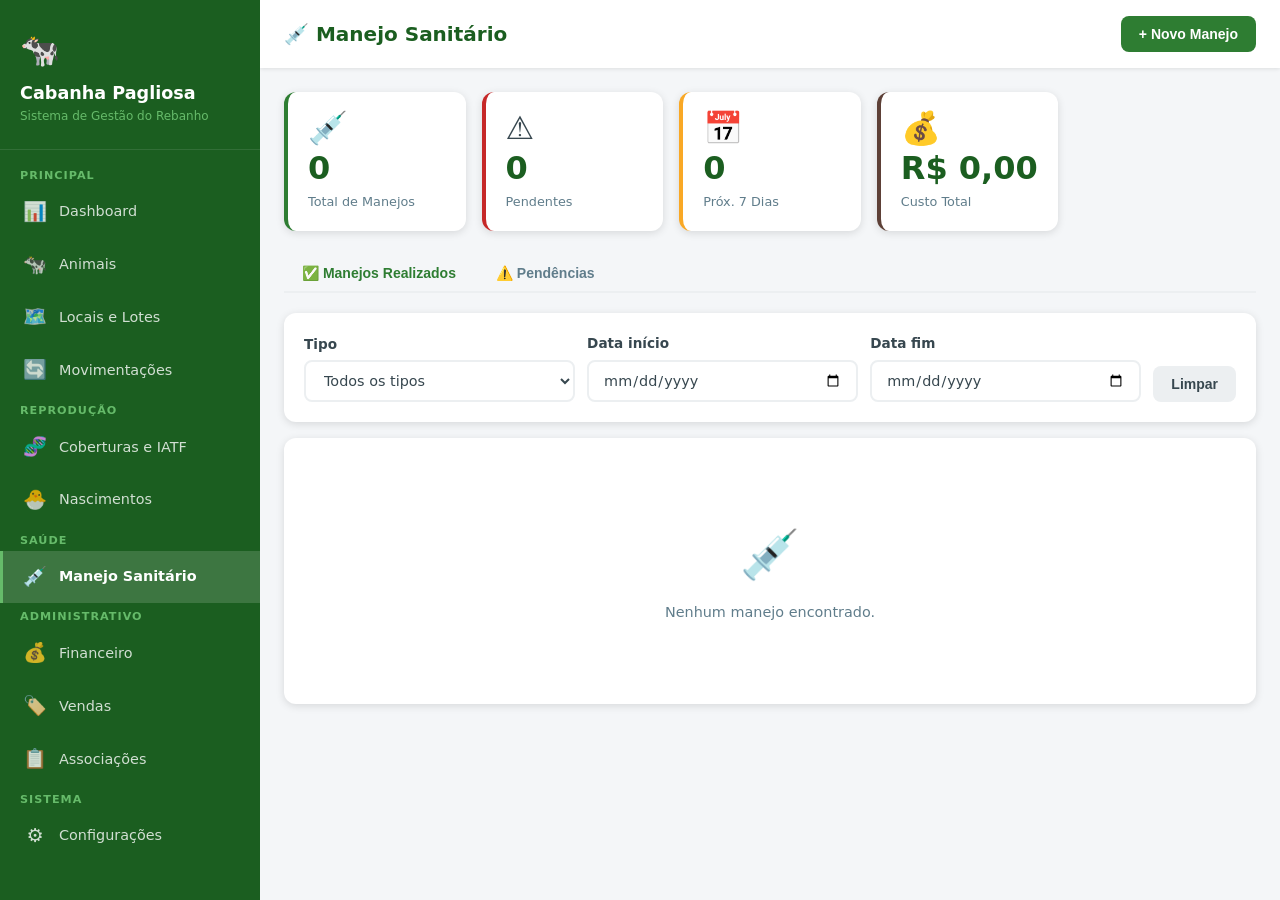
<file: sanitario.html>
<!DOCTYPE html>
<html lang="pt-BR">
<head>
  <meta charset="UTF-8">
  <meta name="viewport" content="width=device-width, initial-scale=1.0">
  <title>Manejo Sanitário - Cabanha Pagliosa</title>
  <link rel="stylesheet" href="css/style.css">
  <style>
    .pendencia-card {
      background: var(--branco);
      border-radius: var(--raio);
      padding: 14px 16px;
      display: flex;
      align-items: center;
      gap: 14px;
      box-shadow: var(--sombra);
      border-left: 4px solid var(--vermelho);
      margin-bottom: 10px;
    }
    .pendencia-icone { font-size: 1.6rem; }
    .pendencia-info { flex: 1; }
    .pendencia-info strong { display: block; font-size: 0.95rem; }
    .pendencia-info span { font-size: 0.82rem; color: var(--cinza); }
    .pendencia-card.aviso { border-left-color: var(--amarelo); }
    .checkbox-lista {
      max-height: 220px;
      overflow-y: auto;
      border: 1px solid var(--cinza-muito-claro);
      border-radius: var(--raio-pequeno);
      padding: 8px;
    }
    .checkbox-lista label {
      display: flex;
      align-items: center;
      gap: 8px;
      padding: 5px 4px;
      font-size: 0.88rem;
      cursor: pointer;
      border-radius: 4px;
    }
    .checkbox-lista label:hover { background: var(--verde-muito-claro); }
    .checkbox-lista input[type=checkbox] { accent-color: var(--verde); }
    .dias-carencia {
      display: inline-block;
      background: var(--amarelo);
      color: #fff;
      border-radius: 20px;
      padding: 2px 10px;
      font-size: 0.78rem;
      font-weight: 700;
    }
  </style>
</head>
<body>
<div class="app-container">

  <!-- SIDEBAR -->
  <nav class="sidebar">
    <div class="sidebar-logo">
      <span class="logo-icon">🐄</span>
      <h1>Cabanha Pagliosa</h1>
      <span>Sistema de Gestão do Rebanho</span>
    </div>
    <div class="sidebar-nav">
      <span class="sidebar-secao">Principal</span>
      <a href="index.html"><span class="nav-icon">📊</span> Dashboard</a>
      <a href="animais.html"><span class="nav-icon">🐄</span> Animais</a>
      <a href="locais.html"><span class="nav-icon">🗺️</span> Locais e Lotes</a>
      <a href="movimentacoes.html"><span class="nav-icon">🔄</span> Movimentações</a>
      <span class="sidebar-secao">Reprodução</span>
      <a href="reproducao.html"><span class="nav-icon">🧬</span> Coberturas e IATF</a>
      <a href="nascimentos.html"><span class="nav-icon">🐣</span> Nascimentos</a>
      <span class="sidebar-secao">Saúde</span>
      <a href="sanitario.html" class="ativo"><span class="nav-icon">💉</span> Manejo Sanitário</a>
      <span class="sidebar-secao">Administrativo</span>
      <a href="financeiro.html"><span class="nav-icon">💰</span> Financeiro</a>
      <a href="vendas.html"><span class="nav-icon">🏷️</span> Vendas</a>
      <a href="associacoes.html"><span class="nav-icon">📋</span> Associações</a>
      <span class="sidebar-secao">Sistema</span>
      <a href="configuracoes.html"><span class="nav-icon">⚙️</span> Configurações</a>
    </div>
  </nav>

  <div class="main-content">
    <div class="topbar">
      <div class="topbar-titulo">💉 Manejo Sanitário</div>
      <div class="topbar-acoes">
        <button class="btn btn-primario" onclick="abrirModalNovo()">+ Novo Manejo</button>
      </div>
    </div>

    <div class="pagina">

      <!-- Stats -->
      <div class="stats-grid" style="grid-template-columns:repeat(auto-fill,minmax(160px,1fr))">
        <div class="stat-card verde">
          <span class="stat-icone">💉</span>
          <span class="stat-valor" id="st-total">0</span>
          <span class="stat-label">Total de Manejos</span>
        </div>
        <div class="stat-card vermelho">
          <span class="stat-icone">⚠️</span>
          <span class="stat-valor" id="st-pendentes">0</span>
          <span class="stat-label">Pendentes</span>
        </div>
        <div class="stat-card amarelo">
          <span class="stat-icone">📅</span>
          <span class="stat-valor" id="st-7dias">0</span>
          <span class="stat-label">Próx. 7 Dias</span>
        </div>
        <div class="stat-card marrom">
          <span class="stat-icone">💰</span>
          <span class="stat-valor" id="st-custo">R$ 0</span>
          <span class="stat-label">Custo Total</span>
        </div>
      </div>

      <!-- Tabs -->
      <div class="tabs">
        <button class="tab ativo" onclick="trocarTab('realizados', this)">✅ Manejos Realizados</button>
        <button class="tab" onclick="trocarTab('pendencias', this)">⚠️ Pendências</button>
      </div>

      <!-- Tab: Realizados -->
      <div id="tab-realizados">
        <!-- Filtros -->
        <div class="card" style="margin-bottom:16px">
          <div class="card-body" style="display:flex;gap:12px;flex-wrap:wrap;align-items:flex-end">
            <div class="form-grupo" style="flex:1;min-width:160px;margin:0">
              <label class="form-label">Tipo</label>
              <select class="form-select" id="filtro-tipo" onchange="renderizarTabela()">
                <option value="">Todos os tipos</option>
              </select>
            </div>
            <div class="form-grupo" style="flex:1;min-width:140px;margin:0">
              <label class="form-label">Data início</label>
              <input type="date" class="form-input" id="filtro-data-inicio" onchange="renderizarTabela()">
            </div>
            <div class="form-grupo" style="flex:1;min-width:140px;margin:0">
              <label class="form-label">Data fim</label>
              <input type="date" class="form-input" id="filtro-data-fim" onchange="renderizarTabela()">
            </div>
            <button class="btn btn-secundario" onclick="limparFiltros()">Limpar</button>
          </div>
        </div>

        <div class="card">
          <div class="card-body" id="tabela-wrapper">
            <div class="vazio">
              <span class="vazio-icone">💉</span>
              <p>Nenhum manejo registrado ainda.</p>
            </div>
          </div>
        </div>
      </div>

      <!-- Tab: Pendências -->
      <div id="tab-pendencias" style="display:none">
        <div class="card">
          <div class="card-header">
            <span class="card-titulo">⚠️ Manejos Vencidos ou Pendentes</span>
          </div>
          <div class="card-body" id="lista-pendencias">
            <div class="vazio">
              <span class="vazio-icone">✅</span>
              <p>Nenhuma pendência encontrada.</p>
            </div>
          </div>
        </div>
      </div>

    </div>
  </div>
</div>

<!-- NAV MOBILE -->
<nav class="nav-mobile">
  <ul class="nav-mobile-lista">
    <li><a href="index.html"><span class="nav-icon">📊</span>Dashboard</a></li>
    <li><a href="animais.html"><span class="nav-icon">🐄</span>Animais</a></li>
    <li><a href="reproducao.html"><span class="nav-icon">🧬</span>Reprodução</a></li>
    <li><a href="sanitario.html" class="ativo"><span class="nav-icon">💉</span>Saúde</a></li>
    <li><a href="financeiro.html"><span class="nav-icon">💰</span>Financeiro</a></li>
  </ul>
</nav>

<!-- MODAL NOVO MANEJO -->
<div class="modal-overlay" id="modal-manejo">
  <div class="modal" style="max-width:680px">
    <div class="modal-header">
      <span class="modal-titulo" id="modal-titulo">💉 Novo Manejo Sanitário</span>
      <button class="modal-fechar" onclick="fecharModal('modal-manejo')">✕</button>
    </div>
    <div class="modal-body">
      <form id="form-manejo" onsubmit="salvarManejo(event)">
        <input type="hidden" id="manejo-id">

        <div style="display:grid;grid-template-columns:1fr 1fr;gap:12px">
          <div class="form-grupo">
            <label class="form-label">Tipo *</label>
            <select class="form-select" id="manejo-tipo" required>
              <option value="">Selecione...</option>
            </select>
          </div>
          <div class="form-grupo">
            <label class="form-label">Produto / Vacina / Medicamento *</label>
            <input type="text" class="form-input" id="manejo-produto" required placeholder="Nome do produto">
          </div>
          <div class="form-grupo">
            <label class="form-label">Dose</label>
            <input type="text" class="form-input" id="manejo-dose" placeholder="Ex: 2ml/animal">
          </div>
          <div class="form-grupo">
            <label class="form-label">Via de Aplicação</label>
            <input type="text" class="form-input" id="manejo-via" placeholder="Ex: Subcutânea, Oral">
          </div>
          <div class="form-grupo">
            <label class="form-label">Data de Aplicação *</label>
            <input type="date" class="form-input" id="manejo-data" required>
          </div>
          <div class="form-grupo">
            <label class="form-label">Próxima Aplicação</label>
            <input type="date" class="form-input" id="manejo-proxima">
          </div>
          <div class="form-grupo">
            <label class="form-label">Período de Carência (dias)</label>
            <input type="number" class="form-input" id="manejo-carencia" min="0" placeholder="0">
          </div>
          <div class="form-grupo">
            <label class="form-label">Custo Total (R$)</label>
            <input type="number" class="form-input" id="manejo-custo" min="0" step="0.01" placeholder="0,00">
          </div>
        </div>

        <div class="form-grupo">
          <label class="form-label">Veterinário Responsável</label>
          <input type="text" class="form-input" id="manejo-veterinario" placeholder="Nome do veterinário">
        </div>

        <div class="form-grupo">
          <label class="form-label">Forma de Aplicação *</label>
          <div style="display:flex;gap:16px;flex-wrap:wrap;margin-top:6px">
            <label style="display:flex;align-items:center;gap:6px;cursor:pointer">
              <input type="radio" name="forma-aplicacao" value="individual" onchange="alternarFormaAplicacao()" checked> Individual
            </label>
            <label style="display:flex;align-items:center;gap:6px;cursor:pointer">
              <input type="radio" name="forma-aplicacao" value="lote" onchange="alternarFormaAplicacao()"> Por Lote
            </label>
            <label style="display:flex;align-items:center;gap:6px;cursor:pointer">
              <input type="radio" name="forma-aplicacao" value="geral" onchange="alternarFormaAplicacao()"> Geral (todos ativos)
            </label>
          </div>
        </div>

        <!-- Individual: checkboxes de animais -->
        <div id="campo-animais" class="form-grupo">
          <label class="form-label">Animais Envolvidos *</label>
          <div style="margin-bottom:6px;display:flex;gap:8px">
            <input type="text" class="form-input" id="busca-animal-san" placeholder="Buscar animal..." oninput="filtrarCheckboxAnimais()" style="flex:1">
            <button type="button" class="btn btn-sm btn-secundario" onclick="marcarTodosAnimais(true)">Todos</button>
            <button type="button" class="btn btn-sm btn-outline" onclick="marcarTodosAnimais(false)">Nenhum</button>
          </div>
          <div class="checkbox-lista" id="lista-checkboxes-animais"></div>
        </div>

        <!-- Por Lote -->
        <div id="campo-lote" class="form-grupo" style="display:none">
          <label class="form-label">Lote *</label>
          <select class="form-select" id="manejo-lote-id">
            <option value="">Selecione o lote...</option>
          </select>
        </div>

        <div class="form-grupo">
          <label class="form-label">Observações</label>
          <textarea class="form-textarea" id="manejo-obs" rows="3" placeholder="Observações adicionais..."></textarea>
        </div>

        <div class="modal-footer">
          <button type="button" class="btn btn-outline" onclick="fecharModal('modal-manejo')">Cancelar</button>
          <button type="submit" class="btn btn-primario">💾 Salvar Manejo</button>
        </div>
      </form>
    </div>
  </div>
</div>

<div id="toast-container" class="toast-container"></div>
<script src="js/db.js"></script>
<script src="js/utils.js"></script>
<script>
  let manejoEditandoId = null;
  let todosAnimaisCache = [];

  // ========== INICIALIZAÇÃO ==========
  function init() {
    const hoje = new Date().toISOString().split('T')[0];
    document.getElementById('manejo-data').value = hoje;

    // Preencher select de tipos
    preencherSelect('filtro-tipo', TIPOS_SANITARIO);
    preencherSelect('manejo-tipo', TIPOS_SANITARIO);
    preencherSelectLotes('manejo-lote-id');

    todosAnimaisCache = DB.animais.listar({ status: 'ativo' });
    renderizarCheckboxAnimais(todosAnimaisCache);

    renderizarTabela();
    renderizarPendencias();
    atualizarStats();

    // Abrir modal se vier ?novo=1 na URL
    if (location.search.includes('novo=1')) abrirModalNovo();
  }

  // ========== STATS ==========
  function atualizarStats() {
    const lista = DB.sanitarios.listar();
    const pendentes = DB.sanitarios.pendentes();
    const hoje = new Date();
    const seteDias = new Date(hoje);
    seteDias.setDate(hoje.getDate() + 7);
    const seteDiasStr = seteDias.toISOString().split('T')[0];
    const hojeStr = hoje.toISOString().split('T')[0];

    const prox7 = lista.filter(s =>
      s.proximaAplicacao && s.proximaAplicacao > hojeStr && s.proximaAplicacao <= seteDiasStr
    );
    const custoTotal = lista.reduce((sum, s) => sum + (parseFloat(s.custo) || 0), 0);

    document.getElementById('st-total').textContent = lista.length;
    document.getElementById('st-pendentes').textContent = pendentes.length;
    document.getElementById('st-7dias').textContent = prox7.length;
    document.getElementById('st-custo').textContent = formatarMoeda(custoTotal);
  }

  // ========== TABS ==========
  function trocarTab(tab, btn) {
    document.getElementById('tab-realizados').style.display = tab === 'realizados' ? 'block' : 'none';
    document.getElementById('tab-pendencias').style.display = tab === 'pendencias' ? 'block' : 'none';
    document.querySelectorAll('.tab').forEach(t => t.classList.remove('ativo'));
    btn.classList.add('ativo');
  }

  // ========== TABELA DE MANEJOS ==========
  function renderizarTabela() {
    const tipo = document.getElementById('filtro-tipo').value;
    const dataInicio = document.getElementById('filtro-data-inicio').value;
    const dataFim = document.getElementById('filtro-data-fim').value;

    let lista = DB.sanitarios.listar();
    if (tipo) lista = lista.filter(s => s.tipo === tipo);
    if (dataInicio) lista = lista.filter(s => s.dataAplicacao >= dataInicio);
    if (dataFim) lista = lista.filter(s => s.dataAplicacao <= dataFim);

    const wrapper = document.getElementById('tabela-wrapper');
    if (lista.length === 0) {
      wrapper.innerHTML = `<div class="vazio"><span class="vazio-icone">💉</span><p>Nenhum manejo encontrado.</p></div>`;
      return;
    }

    const linhas = lista.map(s => {
      const qtdAnimais = s.formaAplicacao === 'geral'
        ? 'Todos ativos'
        : s.formaAplicacao === 'lote'
          ? `Lote: ${nomeLote(s.loteId)}`
          : `${(s.animalIds || []).length} animal(is)`;

      const proxClass = s.proximaAplicacao && s.proximaAplicacao <= new Date().toISOString().split('T')[0]
        ? 'style="color:var(--vermelho);font-weight:600"' : '';

      return `
        <tr>
          <td><span class="badge badge-verde">${s.tipo || '-'}</span></td>
          <td><strong>${s.produto || '-'}</strong>${s.dose ? '<br><small style="color:var(--cinza)">' + s.dose + '</small>' : ''}</td>
          <td>${formatarData(s.dataAplicacao)}</td>
          <td ${proxClass}>${s.proximaAplicacao ? formatarData(s.proximaAplicacao) : '-'}</td>
          <td>${qtdAnimais}</td>
          <td>${s.custo ? formatarMoeda(s.custo) : '-'}</td>
          <td>
            <div style="display:flex;gap:6px">
              <button class="btn btn-sm btn-secundario" onclick="editarManejo('${s.id}')">✏️ Editar</button>
              <button class="btn btn-sm btn-vermelho" onclick="excluirManejo('${s.id}')">🗑️</button>
            </div>
          </td>
        </tr>`;
    }).join('');

    wrapper.innerHTML = `
      <div class="tabela-wrapper">
        <table class="tabela">
          <thead>
            <tr>
              <th>Tipo</th>
              <th>Produto</th>
              <th>Data Aplicação</th>
              <th>Próxima Aplicação</th>
              <th>Animais</th>
              <th>Custo</th>
              <th>Ações</th>
            </tr>
          </thead>
          <tbody>${linhas}</tbody>
        </table>
      </div>`;
  }

  // ========== PENDÊNCIAS ==========
  function renderizarPendencias() {
    const pendentes = DB.sanitarios.pendentes();
    const container = document.getElementById('lista-pendencias');

    if (pendentes.length === 0) {
      container.innerHTML = `<div class="vazio"><span class="vazio-icone">✅</span><p>Nenhuma pendência encontrada. Tudo em dia!</p></div>`;
      return;
    }

    const hoje = new Date().toISOString().split('T')[0];
    container.innerHTML = pendentes.map(s => {
      const vencido = s.proximaAplicacao < hoje;
      const diasAtraso = vencido
        ? Math.floor((new Date(hoje) - new Date(s.proximaAplicacao)) / 86400000)
        : 0;

      const qtd = s.formaAplicacao === 'geral'
        ? 'Todos ativos'
        : s.formaAplicacao === 'lote'
          ? `Lote: ${nomeLote(s.loteId)}`
          : `${(s.animalIds || []).length} animal(is)`;

      return `
        <div class="pendencia-card ${vencido ? '' : 'aviso'}">
          <span class="pendencia-icone">💉</span>
          <div class="pendencia-info">
            <strong>${s.tipo} - ${s.produto}</strong>
            <span>Prevista: ${formatarData(s.proximaAplicacao)}${vencido ? ` · <span style="color:var(--vermelho)">${diasAtraso} dia(s) em atraso</span>` : ''}</span>
            <span style="display:block">Animais: ${qtd}${s.veterinario ? ' · Vet: ' + s.veterinario : ''}</span>
          </div>
          <button class="btn btn-sm btn-primario" onclick="editarManejo('${s.id}')">Reagendar</button>
        </div>`;
    }).join('');
  }

  // ========== FILTROS ==========
  function limparFiltros() {
    document.getElementById('filtro-tipo').value = '';
    document.getElementById('filtro-data-inicio').value = '';
    document.getElementById('filtro-data-fim').value = '';
    renderizarTabela();
  }

  // ========== CHECKBOXES ANIMAIS ==========
  function renderizarCheckboxAnimais(animais) {
    const lista = document.getElementById('lista-checkboxes-animais');
    if (animais.length === 0) {
      lista.innerHTML = '<p style="color:var(--cinza);font-size:0.85rem;padding:8px">Nenhum animal ativo encontrado.</p>';
      return;
    }
    lista.innerHTML = animais.map(a => `
      <label>
        <input type="checkbox" class="chk-animal" value="${a.id}">
        ${a.numero || ''}${a.nome ? ' - ' + a.nome : ''}
        ${badgeRaca(a.raca)}
      </label>`).join('');
  }

  function filtrarCheckboxAnimais() {
    const busca = document.getElementById('busca-animal-san').value.toLowerCase();
    const filtrados = todosAnimaisCache.filter(a =>
      (a.numero || '').toLowerCase().includes(busca) ||
      (a.nome || '').toLowerCase().includes(busca) ||
      (a.brinco || '').toLowerCase().includes(busca)
    );
    renderizarCheckboxAnimais(filtrados);
  }

  function marcarTodosAnimais(marcar) {
    document.querySelectorAll('.chk-animal').forEach(chk => chk.checked = marcar);
  }

  function alternarFormaAplicacao() {
    const forma = document.querySelector('input[name="forma-aplicacao"]:checked').value;
    document.getElementById('campo-animais').style.display = forma === 'individual' ? 'block' : 'none';
    document.getElementById('campo-lote').style.display = forma === 'lote' ? 'block' : 'none';
  }

  // ========== MODAL ==========
  function abrirModalNovo() {
    manejoEditandoId = null;
    document.getElementById('modal-titulo').textContent = '💉 Novo Manejo Sanitário';
    document.getElementById('form-manejo').reset();
    document.getElementById('manejo-id').value = '';
    document.getElementById('manejo-data').value = new Date().toISOString().split('T')[0];
    document.querySelector('input[name="forma-aplicacao"][value="individual"]').checked = true;
    alternarFormaAplicacao();
    todosAnimaisCache = DB.animais.listar({ status: 'ativo' });
    renderizarCheckboxAnimais(todosAnimaisCache);
    preencherSelectLotes('manejo-lote-id');
    abrirModal('modal-manejo');
  }

  function editarManejo(id) {
    const s = DB.sanitarios.buscarPorId(id);
    if (!s) return;
    manejoEditandoId = id;
    document.getElementById('modal-titulo').textContent = '✏️ Editar Manejo Sanitário';
    document.getElementById('manejo-id').value = s.id;
    document.getElementById('manejo-tipo').value = s.tipo || '';
    document.getElementById('manejo-produto').value = s.produto || '';
    document.getElementById('manejo-dose').value = s.dose || '';
    document.getElementById('manejo-via').value = s.via || '';
    document.getElementById('manejo-data').value = s.dataAplicacao || '';
    document.getElementById('manejo-proxima').value = s.proximaAplicacao || '';
    document.getElementById('manejo-carencia').value = s.carencia || '';
    document.getElementById('manejo-veterinario').value = s.veterinario || '';
    document.getElementById('manejo-custo').value = s.custo || '';
    document.getElementById('manejo-obs').value = s.observacoes || '';

    const forma = s.formaAplicacao || 'individual';
    document.querySelector(`input[name="forma-aplicacao"][value="${forma}"]`).checked = true;
    alternarFormaAplicacao();

    todosAnimaisCache = DB.animais.listar({ status: 'ativo' });
    renderizarCheckboxAnimais(todosAnimaisCache);

    if (forma === 'individual' && s.animalIds) {
      s.animalIds.forEach(aid => {
        const chk = document.querySelector(`.chk-animal[value="${aid}"]`);
        if (chk) chk.checked = true;
      });
    }
    if (forma === 'lote') {
      preencherSelectLotes('manejo-lote-id', s.loteId);
    }
    abrirModal('modal-manejo');
  }

  // ========== SALVAR ==========
  function salvarManejo(e) {
    e.preventDefault();
    const forma = document.querySelector('input[name="forma-aplicacao"]:checked').value;

    let animalIds = [];
    if (forma === 'individual') {
      animalIds = Array.from(document.querySelectorAll('.chk-animal:checked')).map(c => c.value);
      if (animalIds.length === 0) {
        mostrarToast('Selecione ao menos um animal.', 'erro');
        return;
      }
    }

    const obj = {
      id: document.getElementById('manejo-id').value || undefined,
      tipo: document.getElementById('manejo-tipo').value,
      produto: document.getElementById('manejo-produto').value.trim(),
      dose: document.getElementById('manejo-dose').value.trim(),
      via: document.getElementById('manejo-via').value.trim(),
      dataAplicacao: document.getElementById('manejo-data').value,
      proximaAplicacao: document.getElementById('manejo-proxima').value || null,
      carencia: parseInt(document.getElementById('manejo-carencia').value) || 0,
      veterinario: document.getElementById('manejo-veterinario').value.trim(),
      custo: parseFloat(document.getElementById('manejo-custo').value) || 0,
      formaAplicacao: forma,
      animalIds: forma === 'individual' ? animalIds : [],
      loteId: forma === 'lote' ? document.getElementById('manejo-lote-id').value : null,
      observacoes: document.getElementById('manejo-obs').value.trim(),
    };

    if (!obj.id) delete obj.id;

    DB.sanitarios.salvar(obj);
    mostrarToast('Manejo sanitário salvo com sucesso!', 'sucesso');
    fecharModal('modal-manejo');
    renderizarTabela();
    renderizarPendencias();
    atualizarStats();
  }

  // ========== EXCLUIR ==========
  function excluirManejo(id) {
    if (!confirmar('Deseja excluir este manejo sanitário?')) return;
    DB.sanitarios.excluir(id);
    mostrarToast('Manejo excluído.', 'aviso');
    renderizarTabela();
    renderizarPendencias();
    atualizarStats();
  }

  init();
</script>
</body>
</html>
</file>
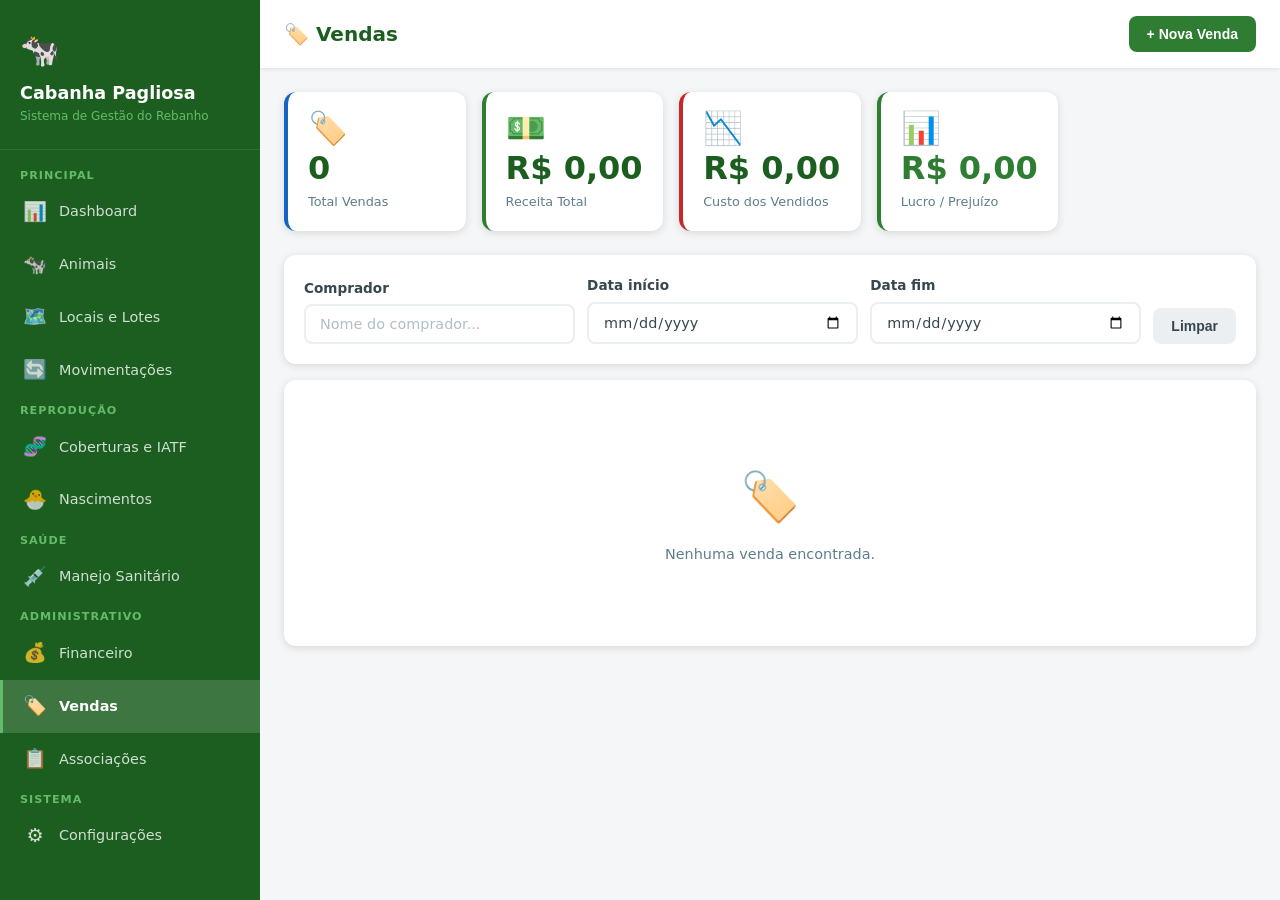
<file: vendas.html>
<!DOCTYPE html>
<html lang="pt-BR">
<head>
  <meta charset="UTF-8">
  <meta name="viewport" content="width=device-width, initial-scale=1.0">
  <title>Vendas - Cabanha Pagliosa</title>
  <link rel="stylesheet" href="css/style.css">
  <style>
    .resultado-lucro { color: var(--verde); font-weight: 700; }
    .resultado-prejuizo { color: var(--vermelho); font-weight: 700; }
    .custo-info-box {
      background: var(--fundo);
      border-radius: var(--raio-pequeno);
      padding: 12px 16px;
      margin-top: 6px;
      display: none;
    }
    .custo-info-box.visivel { display: block; }
    .custo-info-row { display: flex; justify-content: space-between; font-size: 0.88rem; padding: 3px 0; }
    .custo-info-row.total { border-top: 1px solid var(--cinza-muito-claro); margin-top: 4px; padding-top: 6px; font-weight: 700; }
    .badge-forma { background: var(--azul-claro); color: var(--azul); border-radius: 20px; padding: 2px 10px; font-size: 0.78rem; font-weight: 600; }
  </style>
</head>
<body>
<div class="app-container">

  <!-- SIDEBAR -->
  <nav class="sidebar">
    <div class="sidebar-logo">
      <span class="logo-icon">🐄</span>
      <h1>Cabanha Pagliosa</h1>
      <span>Sistema de Gestão do Rebanho</span>
    </div>
    <div class="sidebar-nav">
      <span class="sidebar-secao">Principal</span>
      <a href="index.html"><span class="nav-icon">📊</span> Dashboard</a>
      <a href="animais.html"><span class="nav-icon">🐄</span> Animais</a>
      <a href="locais.html"><span class="nav-icon">🗺️</span> Locais e Lotes</a>
      <a href="movimentacoes.html"><span class="nav-icon">🔄</span> Movimentações</a>
      <span class="sidebar-secao">Reprodução</span>
      <a href="reproducao.html"><span class="nav-icon">🧬</span> Coberturas e IATF</a>
      <a href="nascimentos.html"><span class="nav-icon">🐣</span> Nascimentos</a>
      <span class="sidebar-secao">Saúde</span>
      <a href="sanitario.html"><span class="nav-icon">💉</span> Manejo Sanitário</a>
      <span class="sidebar-secao">Administrativo</span>
      <a href="financeiro.html"><span class="nav-icon">💰</span> Financeiro</a>
      <a href="vendas.html" class="ativo"><span class="nav-icon">🏷️</span> Vendas</a>
      <a href="associacoes.html"><span class="nav-icon">📋</span> Associações</a>
      <span class="sidebar-secao">Sistema</span>
      <a href="configuracoes.html"><span class="nav-icon">⚙️</span> Configurações</a>
    </div>
  </nav>

  <div class="main-content">
    <div class="topbar">
      <div class="topbar-titulo">🏷️ Vendas</div>
      <div class="topbar-acoes">
        <button class="btn btn-primario" onclick="abrirModalNovo()">+ Nova Venda</button>
      </div>
    </div>

    <div class="pagina">

      <!-- Stats -->
      <div class="stats-grid" style="grid-template-columns:repeat(auto-fill,minmax(160px,1fr))">
        <div class="stat-card azul">
          <span class="stat-icone">🏷️</span>
          <span class="stat-valor" id="st-total-vendas">0</span>
          <span class="stat-label">Total Vendas</span>
        </div>
        <div class="stat-card verde">
          <span class="stat-icone">💵</span>
          <span class="stat-valor" id="st-receita">R$ 0</span>
          <span class="stat-label">Receita Total</span>
        </div>
        <div class="stat-card vermelho">
          <span class="stat-icone">📉</span>
          <span class="stat-valor" id="st-custo-vendidos">R$ 0</span>
          <span class="stat-label">Custo dos Vendidos</span>
        </div>
        <div class="stat-card verde">
          <span class="stat-icone">📊</span>
          <span class="stat-valor" id="st-resultado">R$ 0</span>
          <span class="stat-label">Lucro / Prejuízo</span>
        </div>
      </div>

      <!-- Filtros -->
      <div class="card" style="margin-bottom:16px">
        <div class="card-body" style="display:flex;gap:12px;flex-wrap:wrap;align-items:flex-end">
          <div class="form-grupo" style="flex:1;min-width:160px;margin:0">
            <label class="form-label">Comprador</label>
            <input type="text" class="form-input" id="filtro-comprador" placeholder="Nome do comprador..." oninput="renderizarVendas()">
          </div>
          <div class="form-grupo" style="flex:1;min-width:130px;margin:0">
            <label class="form-label">Data início</label>
            <input type="date" class="form-input" id="filtro-data-v-i" onchange="renderizarVendas()">
          </div>
          <div class="form-grupo" style="flex:1;min-width:130px;margin:0">
            <label class="form-label">Data fim</label>
            <input type="date" class="form-input" id="filtro-data-v-f" onchange="renderizarVendas()">
          </div>
          <button class="btn btn-secundario" onclick="limparFiltros()">Limpar</button>
        </div>
      </div>

      <!-- Tabela de Vendas -->
      <div class="card">
        <div class="card-body" id="tabela-vendas-wrapper">
          <div class="vazio"><span class="vazio-icone">🏷️</span><p>Nenhuma venda registrada ainda.</p></div>
        </div>
      </div>

    </div>
  </div>
</div>

<!-- NAV MOBILE -->
<nav class="nav-mobile">
  <ul class="nav-mobile-lista">
    <li><a href="index.html"><span class="nav-icon">📊</span>Dashboard</a></li>
    <li><a href="animais.html"><span class="nav-icon">🐄</span>Animais</a></li>
    <li><a href="reproducao.html"><span class="nav-icon">🧬</span>Reprodução</a></li>
    <li><a href="sanitario.html"><span class="nav-icon">💉</span>Saúde</a></li>
    <li><a href="financeiro.html"><span class="nav-icon">💰</span>Financeiro</a></li>
  </ul>
</nav>

<!-- MODAL NOVA VENDA -->
<div class="modal-overlay" id="modal-venda">
  <div class="modal" style="max-width:620px">
    <div class="modal-header">
      <span class="modal-titulo" id="modal-venda-titulo">🏷️ Nova Venda</span>
      <button class="modal-fechar" onclick="fecharModal('modal-venda')">✕</button>
    </div>
    <div class="modal-body">
      <form id="form-venda" onsubmit="salvarVenda(event)">
        <input type="hidden" id="venda-id">

        <div class="form-grupo">
          <label class="form-label">Animal *</label>
          <select class="form-select" id="venda-animal-id" required onchange="carregarCustoAnimal()">
            <option value="">Selecione o animal...</option>
          </select>
        </div>

        <!-- Box de custo do animal -->
        <div class="custo-info-box" id="custo-info-box">
          <div class="custo-info-row">
            <span>Animal selecionado:</span>
            <span id="info-nome-animal">-</span>
          </div>
          <div class="custo-info-row">
            <span>Raça / Categoria:</span>
            <span id="info-raca-animal">-</span>
          </div>
          <div class="custo-info-row">
            <span>Custo acumulado:</span>
            <span id="info-custo-animal" style="color:var(--vermelho)">R$ 0,00</span>
          </div>
          <div class="custo-info-row">
            <span>Valor de venda:</span>
            <span id="info-valor-venda">R$ 0,00</span>
          </div>
          <div class="custo-info-row total">
            <span>Resultado estimado:</span>
            <span id="info-resultado">R$ 0,00</span>
          </div>
        </div>

        <div style="display:grid;grid-template-columns:1fr 1fr;gap:12px;margin-top:12px">
          <div class="form-grupo">
            <label class="form-label">Data da Venda *</label>
            <input type="date" class="form-input" id="venda-data" required>
          </div>
          <div class="form-grupo">
            <label class="form-label">Forma de Pagamento *</label>
            <select class="form-select" id="venda-forma-pag" required>
              <option value="">Selecione...</option>
              <option value="Dinheiro">Dinheiro</option>
              <option value="PIX">PIX</option>
              <option value="Cheque">Cheque</option>
              <option value="Financiado">Financiado</option>
              <option value="Leilão">Leilão</option>
              <option value="Outro">Outro</option>
            </select>
          </div>
          <div class="form-grupo" style="grid-column:span 2">
            <label class="form-label">Comprador *</label>
            <input type="text" class="form-input" id="venda-comprador" required placeholder="Nome do comprador">
          </div>
          <div class="form-grupo" style="grid-column:span 2">
            <label class="form-label">Valor de Venda (R$) *</label>
            <input type="number" class="form-input" id="venda-valor" required min="0.01" step="0.01" placeholder="0,00" oninput="atualizarResultadoEstimado()">
          </div>
        </div>

        <div class="form-grupo">
          <label class="form-label">Observações</label>
          <textarea class="form-textarea" id="venda-obs" rows="2" placeholder="Observações adicionais..."></textarea>
        </div>

        <div class="modal-footer">
          <button type="button" class="btn btn-outline" onclick="fecharModal('modal-venda')">Cancelar</button>
          <button type="submit" class="btn btn-primario">💾 Registrar Venda</button>
        </div>
      </form>
    </div>
  </div>
</div>

<div id="toast-container" class="toast-container"></div>
<script src="js/db.js"></script>
<script src="js/utils.js"></script>
<script>
  let custoAnimalAtual = 0;

  function init() {
    document.getElementById('venda-data').value = new Date().toISOString().split('T')[0];
    renderizarVendas();
    atualizarStats();
    if (location.search.includes('novo=1')) abrirModalNovo();
  }

  // ========== STATS ==========
  function atualizarStats() {
    const vendas = DB.vendas.listar();
    const receita = DB.vendas.totalReceita();

    let custoTotal = 0;
    vendas.forEach(v => {
      custoTotal += DB.financeiros.custoDoAnimal(v.animalId);
    });

    const resultado = receita - custoTotal;
    const resultEl = document.getElementById('st-resultado');

    document.getElementById('st-total-vendas').textContent = vendas.length;
    document.getElementById('st-receita').textContent = formatarMoeda(receita);
    document.getElementById('st-custo-vendidos').textContent = formatarMoeda(custoTotal);
    resultEl.textContent = formatarMoeda(resultado);
    resultEl.style.color = resultado >= 0 ? 'var(--verde)' : 'var(--vermelho)';
  }

  // ========== TABELA ==========
  function renderizarVendas() {
    const compradorFil = (document.getElementById('filtro-comprador').value || '').toLowerCase();
    const dataI = document.getElementById('filtro-data-v-i').value;
    const dataF = document.getElementById('filtro-data-v-f').value;

    let lista = DB.vendas.listar();
    if (compradorFil) lista = lista.filter(v => (v.comprador || '').toLowerCase().includes(compradorFil));
    if (dataI) lista = lista.filter(v => v.data >= dataI);
    if (dataF) lista = lista.filter(v => v.data <= dataF);

    const wrapper = document.getElementById('tabela-vendas-wrapper');
    if (lista.length === 0) {
      wrapper.innerHTML = `<div class="vazio"><span class="vazio-icone">🏷️</span><p>Nenhuma venda encontrada.</p></div>`;
      return;
    }

    const linhas = lista.map(v => {
      const animal = DB.animais.buscarPorId(v.animalId);
      const nomeAni = animal
        ? `${animal.numero || ''}${animal.nome ? ' - ' + animal.nome : ''}`
        : (v.animalId ? `[${v.animalId.substring(0, 6)}]` : '-');
      const racaAni = animal ? badgeRaca(animal.raca) : '-';
      const custo = DB.financeiros.custoDoAnimal(v.animalId);
      const resultado = (parseFloat(v.valorVenda) || 0) - custo;
      const resClasse = resultado >= 0 ? 'resultado-lucro' : 'resultado-prejuizo';
      const resSinal = resultado >= 0 ? '+' : '';

      return `
        <tr>
          <td>${formatarData(v.data)}</td>
          <td>
            <strong>${nomeAni}</strong><br>
            ${racaAni}
          </td>
          <td>${v.comprador || '-'}</td>
          <td style="font-weight:700;color:var(--verde)">${formatarMoeda(v.valorVenda)}</td>
          <td style="color:var(--vermelho)">${formatarMoeda(custo)}</td>
          <td class="${resClasse}">${resSinal}${formatarMoeda(resultado)}</td>
          <td><span class="badge-forma">${v.formaPagamento || '-'}</span></td>
          <td>
            <button class="btn btn-sm btn-vermelho" onclick="excluirVenda('${v.id}')">🗑️</button>
          </td>
        </tr>`;
    }).join('');

    wrapper.innerHTML = `
      <div class="tabela-wrapper">
        <table class="tabela">
          <thead>
            <tr>
              <th>Data</th>
              <th>Animal</th>
              <th>Comprador</th>
              <th>Valor Venda</th>
              <th>Custo Acum.</th>
              <th>Resultado</th>
              <th>Pagamento</th>
              <th>Ações</th>
            </tr>
          </thead>
          <tbody>${linhas}</tbody>
        </table>
      </div>`;
  }

  function limparFiltros() {
    document.getElementById('filtro-comprador').value = '';
    document.getElementById('filtro-data-v-i').value = '';
    document.getElementById('filtro-data-v-f').value = '';
    renderizarVendas();
  }

  // ========== MODAL ==========
  function abrirModalNovo() {
    document.getElementById('modal-venda-titulo').textContent = '🏷️ Nova Venda';
    document.getElementById('form-venda').reset();
    document.getElementById('venda-id').value = '';
    document.getElementById('venda-data').value = new Date().toISOString().split('T')[0];
    document.getElementById('custo-info-box').classList.remove('visivel');
    custoAnimalAtual = 0;

    // Somente animais ativos (não vendidos)
    const animaisAtivos = DB.animais.listar({ status: 'ativo' });
    const sel = document.getElementById('venda-animal-id');
    sel.innerHTML = '<option value="">Selecione o animal...</option>';
    animaisAtivos.forEach(a => {
      const opt = document.createElement('option');
      opt.value = a.id;
      opt.textContent = `${a.numero || ''}${a.nome ? ' - ' + a.nome : ''} [${a.raca || ''}]`;
      sel.appendChild(opt);
    });

    abrirModal('modal-venda');
  }

  // ========== CUSTO DO ANIMAL ==========
  function carregarCustoAnimal() {
    const animalId = document.getElementById('venda-animal-id').value;
    const box = document.getElementById('custo-info-box');

    if (!animalId) {
      box.classList.remove('visivel');
      custoAnimalAtual = 0;
      return;
    }

    const animal = DB.animais.buscarPorId(animalId);
    custoAnimalAtual = DB.financeiros.custoDoAnimal(animalId);

    document.getElementById('info-nome-animal').textContent =
      `${animal.numero || ''}${animal.nome ? ' - ' + animal.nome : ''}`;
    document.getElementById('info-raca-animal').textContent =
      `${animal.raca || '-'} / ${animal.categoria || '-'}`;
    document.getElementById('info-custo-animal').textContent = formatarMoeda(custoAnimalAtual);

    box.classList.add('visivel');
    atualizarResultadoEstimado();
  }

  function atualizarResultadoEstimado() {
    const valor = parseFloat(document.getElementById('venda-valor').value) || 0;
    const resultado = valor - custoAnimalAtual;
    const el = document.getElementById('info-resultado');
    el.textContent = formatarMoeda(resultado);
    el.style.color = resultado >= 0 ? 'var(--verde)' : 'var(--vermelho)';
    document.getElementById('info-valor-venda').textContent = formatarMoeda(valor);
  }

  // ========== SALVAR ==========
  function salvarVenda(e) {
    e.preventDefault();
    const obj = {
      id: document.getElementById('venda-id').value || undefined,
      animalId: document.getElementById('venda-animal-id').value,
      data: document.getElementById('venda-data').value,
      comprador: document.getElementById('venda-comprador').value.trim(),
      valorVenda: parseFloat(document.getElementById('venda-valor').value),
      formaPagamento: document.getElementById('venda-forma-pag').value,
      custoAcumulado: custoAnimalAtual,
      resultado: (parseFloat(document.getElementById('venda-valor').value) || 0) - custoAnimalAtual,
      observacoes: document.getElementById('venda-obs').value.trim(),
    };

    if (!obj.id) delete obj.id;

    DB.vendas.salvar(obj);
    mostrarToast('Venda registrada com sucesso! Status do animal atualizado.', 'sucesso');
    fecharModal('modal-venda');
    renderizarVendas();
    atualizarStats();
  }

  // ========== EXCLUIR ==========
  function excluirVenda(id) {
    if (!confirmar('Deseja excluir esta venda? O status do animal NÃO será revertido automaticamente.')) return;
    DB.vendas.excluir(id);
    mostrarToast('Venda excluída.', 'aviso');
    renderizarVendas();
    atualizarStats();
  }

  init();
</script>
</body>
</html>
</file>
<file: css/style.css>
/* ============================================
   CABANHA PAGLIOSA - Sistema de Gestão
   Design System - Mobile First
   ============================================ */

:root {
  --verde-escuro: #1B5E20;
  --verde: #2E7D32;
  --verde-medio: #388E3C;
  --verde-claro: #66BB6A;
  --verde-muito-claro: #E8F5E9;
  --marrom: #5D4037;
  --marrom-claro: #8D6E63;
  --amarelo: #F9A825;
  --vermelho: #C62828;
  --vermelho-claro: #FFEBEE;
  --azul: #1565C0;
  --azul-claro: #E3F2FD;
  --cinza-escuro: #37474F;
  --cinza: #607D8B;
  --cinza-claro: #B0BEC5;
  --cinza-muito-claro: #ECEFF1;
  --branco: #FFFFFF;
  --fundo: #F4F6F8;
  --sombra: 0 2px 8px rgba(0,0,0,0.12);
  --sombra-hover: 0 4px 16px rgba(0,0,0,0.18);
  --raio: 12px;
  --raio-pequeno: 8px;
  --transicao: all 0.2s ease;
}

* {
  box-sizing: border-box;
  margin: 0;
  padding: 0;
}

html {
  font-size: 16px;
  scroll-behavior: smooth;
}

body {
  font-family: 'Segoe UI', system-ui, -apple-system, sans-serif;
  background: var(--fundo);
  color: var(--cinza-escuro);
  line-height: 1.5;
  min-height: 100vh;
}

/* ============================================
   LAYOUT PRINCIPAL
   ============================================ */

.app-container {
  display: flex;
  min-height: 100vh;
}

/* SIDEBAR - Desktop */
.sidebar {
  width: 260px;
  background: var(--verde-escuro);
  color: var(--branco);
  display: flex;
  flex-direction: column;
  position: fixed;
  top: 0;
  left: 0;
  height: 100vh;
  z-index: 100;
  overflow-y: auto;
  transition: var(--transicao);
}

.sidebar-logo {
  padding: 24px 20px;
  border-bottom: 1px solid rgba(255,255,255,0.1);
}

.sidebar-logo h1 {
  font-size: 1.1rem;
  font-weight: 700;
  color: var(--branco);
  line-height: 1.3;
}

.sidebar-logo span {
  font-size: 0.75rem;
  color: var(--verde-claro);
  display: block;
  margin-top: 2px;
}

.sidebar-logo .logo-icon {
  font-size: 2rem;
  margin-bottom: 8px;
  display: block;
}

.sidebar-nav {
  flex: 1;
  padding: 12px 0;
}

.sidebar-nav a {
  display: flex;
  align-items: center;
  gap: 12px;
  padding: 12px 20px;
  color: rgba(255,255,255,0.8);
  text-decoration: none;
  font-size: 0.9rem;
  transition: var(--transicao);
  border-left: 3px solid transparent;
}

.sidebar-nav a:hover {
  background: rgba(255,255,255,0.1);
  color: var(--branco);
  border-left-color: var(--verde-claro);
}

.sidebar-nav a.ativo {
  background: rgba(255,255,255,0.15);
  color: var(--branco);
  border-left-color: var(--verde-claro);
  font-weight: 600;
}

.sidebar-nav a .nav-icon {
  font-size: 1.2rem;
  width: 24px;
  text-align: center;
}

.sidebar-secao {
  padding: 12px 20px 4px;
  font-size: 0.7rem;
  font-weight: 700;
  color: var(--verde-claro);
  text-transform: uppercase;
  letter-spacing: 1px;
  margin-top: 8px;
}

/* CONTEÚDO PRINCIPAL */
.main-content {
  margin-left: 260px;
  flex: 1;
  display: flex;
  flex-direction: column;
  min-height: 100vh;
}

.topbar {
  background: var(--branco);
  padding: 16px 24px;
  display: flex;
  align-items: center;
  justify-content: space-between;
  box-shadow: 0 1px 4px rgba(0,0,0,0.1);
  position: sticky;
  top: 0;
  z-index: 50;
}

.topbar-titulo {
  font-size: 1.25rem;
  font-weight: 700;
  color: var(--verde-escuro);
}

.topbar-acoes {
  display: flex;
  gap: 8px;
  align-items: center;
}

.pagina {
  padding: 24px;
  flex: 1;
}

/* ============================================
   MOBILE NAVIGATION
   ============================================ */

.nav-mobile {
  display: none;
  position: fixed;
  bottom: 0;
  left: 0;
  right: 0;
  background: var(--branco);
  border-top: 1px solid var(--cinza-muito-claro);
  z-index: 100;
  padding: 0;
}

.nav-mobile-lista {
  display: flex;
  list-style: none;
}

.nav-mobile-lista li {
  flex: 1;
}

.nav-mobile-lista a {
  display: flex;
  flex-direction: column;
  align-items: center;
  padding: 10px 4px 8px;
  text-decoration: none;
  color: var(--cinza);
  font-size: 0.65rem;
  gap: 2px;
  transition: var(--transicao);
}

.nav-mobile-lista a .nav-icon {
  font-size: 1.3rem;
}

.nav-mobile-lista a.ativo {
  color: var(--verde);
}

.nav-mobile-mais {
  position: relative;
}

/* ============================================
   CARDS E STATS
   ============================================ */

.stats-grid {
  display: grid;
  grid-template-columns: repeat(auto-fill, minmax(180px, 1fr));
  gap: 16px;
  margin-bottom: 24px;
}

.stat-card {
  background: var(--branco);
  border-radius: var(--raio);
  padding: 20px;
  box-shadow: var(--sombra);
  display: flex;
  flex-direction: column;
  gap: 8px;
  transition: var(--transicao);
}

.stat-card:hover {
  box-shadow: var(--sombra-hover);
  transform: translateY(-2px);
}

.stat-card .stat-icone {
  font-size: 2rem;
  line-height: 1;
}

.stat-card .stat-valor {
  font-size: 2rem;
  font-weight: 800;
  color: var(--verde-escuro);
  line-height: 1;
}

.stat-card .stat-label {
  font-size: 0.8rem;
  color: var(--cinza);
  font-weight: 500;
}

.stat-card .stat-sub {
  font-size: 0.75rem;
  color: var(--cinza-claro);
}

.stat-card.verde { border-left: 4px solid var(--verde); }
.stat-card.azul { border-left: 4px solid var(--azul); }
.stat-card.amarelo { border-left: 4px solid var(--amarelo); }
.stat-card.vermelho { border-left: 4px solid var(--vermelho); }
.stat-card.marrom { border-left: 4px solid var(--marrom); }

/* ============================================
   CARDS GENÉRICOS
   ============================================ */

.card {
  background: var(--branco);
  border-radius: var(--raio);
  box-shadow: var(--sombra);
  overflow: hidden;
  margin-bottom: 20px;
}

.card-header {
  padding: 16px 20px;
  display: flex;
  align-items: center;
  justify-content: space-between;
  border-bottom: 1px solid var(--cinza-muito-claro);
}

.card-titulo {
  font-size: 1rem;
  font-weight: 700;
  color: var(--verde-escuro);
  display: flex;
  align-items: center;
  gap: 8px;
}

.card-body {
  padding: 20px;
}

.grid-2 { display: grid; grid-template-columns: 1fr 1fr; gap: 20px; }
.grid-3 { display: grid; grid-template-columns: 1fr 1fr 1fr; gap: 20px; }

/* ============================================
   BOTÕES
   ============================================ */

.btn {
  display: inline-flex;
  align-items: center;
  gap: 6px;
  padding: 10px 18px;
  border-radius: var(--raio-pequeno);
  border: none;
  font-size: 0.875rem;
  font-weight: 600;
  cursor: pointer;
  transition: var(--transicao);
  text-decoration: none;
  white-space: nowrap;
}

.btn:active { transform: scale(0.97); }

.btn-primario {
  background: var(--verde);
  color: var(--branco);
}
.btn-primario:hover { background: var(--verde-escuro); }

.btn-secundario {
  background: var(--cinza-muito-claro);
  color: var(--cinza-escuro);
}
.btn-secundario:hover { background: var(--cinza-claro); }

.btn-perigo {
  background: var(--vermelho);
  color: var(--branco);
}
.btn-perigo:hover { background: #B71C1C; }

.btn-amarelo {
  background: var(--amarelo);
  color: var(--cinza-escuro);
}
.btn-amarelo:hover { background: #F57F17; }

.btn-outline {
  background: transparent;
  border: 2px solid var(--verde);
  color: var(--verde);
}
.btn-outline:hover { background: var(--verde-muito-claro); }

.btn-sm {
  padding: 6px 12px;
  font-size: 0.8rem;
}

.btn-lg {
  padding: 14px 24px;
  font-size: 1rem;
}

.btn-icon {
  padding: 8px;
  border-radius: 50%;
  background: var(--cinza-muito-claro);
  color: var(--cinza-escuro);
}
.btn-icon:hover { background: var(--verde-muito-claro); color: var(--verde); }

/* ============================================
   FORMULÁRIOS
   ============================================ */

.form-grupo {
  margin-bottom: 16px;
}

.form-label {
  display: block;
  font-size: 0.85rem;
  font-weight: 600;
  color: var(--cinza-escuro);
  margin-bottom: 6px;
}

.form-label.obrigatorio::after {
  content: ' *';
  color: var(--vermelho);
}

.form-input,
.form-select,
.form-textarea {
  width: 100%;
  padding: 10px 14px;
  border: 2px solid var(--cinza-muito-claro);
  border-radius: var(--raio-pequeno);
  font-size: 0.9rem;
  font-family: inherit;
  color: var(--cinza-escuro);
  background: var(--branco);
  transition: var(--transicao);
  outline: none;
}

.form-input:focus,
.form-select:focus,
.form-textarea:focus {
  border-color: var(--verde);
  box-shadow: 0 0 0 3px rgba(46, 125, 50, 0.12);
}

.form-input::placeholder { color: var(--cinza-claro); }

.form-textarea {
  min-height: 80px;
  resize: vertical;
}

.form-hint {
  font-size: 0.75rem;
  color: var(--cinza);
  margin-top: 4px;
}

.form-erro {
  font-size: 0.75rem;
  color: var(--vermelho);
  margin-top: 4px;
}

.form-grid {
  display: grid;
  gap: 16px;
}
.form-grid-2 { grid-template-columns: 1fr 1fr; }
.form-grid-3 { grid-template-columns: 1fr 1fr 1fr; }

/* ============================================
   TABELAS
   ============================================ */

.tabela-wrapper {
  overflow-x: auto;
  border-radius: var(--raio);
}

.tabela {
  width: 100%;
  border-collapse: collapse;
  font-size: 0.875rem;
}

.tabela thead th {
  background: var(--cinza-muito-claro);
  padding: 12px 16px;
  text-align: left;
  font-weight: 700;
  color: var(--cinza-escuro);
  border-bottom: 2px solid var(--cinza-claro);
  white-space: nowrap;
}

.tabela tbody tr {
  border-bottom: 1px solid var(--cinza-muito-claro);
  transition: var(--transicao);
}

.tabela tbody tr:hover {
  background: var(--verde-muito-claro);
}

.tabela tbody td {
  padding: 12px 16px;
  color: var(--cinza-escuro);
  vertical-align: middle;
}

.tabela tbody tr:last-child {
  border-bottom: none;
}

/* ============================================
   BADGES E TAGS
   ============================================ */

.badge {
  display: inline-flex;
  align-items: center;
  padding: 3px 10px;
  border-radius: 100px;
  font-size: 0.75rem;
  font-weight: 600;
}

.badge-verde { background: var(--verde-muito-claro); color: var(--verde-escuro); }
.badge-amarelo { background: #FFF8E1; color: #E65100; }
.badge-vermelho { background: var(--vermelho-claro); color: var(--vermelho); }
.badge-azul { background: var(--azul-claro); color: var(--azul); }
.badge-cinza { background: var(--cinza-muito-claro); color: var(--cinza-escuro); }
.badge-marrom { background: #EFEBE9; color: var(--marrom); }
.badge-roxo { background: #F3E5F5; color: #6A1B9A; }

/* ============================================
   MODAL
   ============================================ */

.modal-overlay {
  display: none;
  position: fixed;
  inset: 0;
  background: rgba(0,0,0,0.5);
  z-index: 1000;
  align-items: flex-start;
  justify-content: center;
  padding: 20px;
  overflow-y: auto;
}

.modal-overlay.aberto {
  display: flex;
}

.modal {
  background: var(--branco);
  border-radius: var(--raio);
  width: 100%;
  max-width: 640px;
  margin: auto;
  box-shadow: 0 20px 60px rgba(0,0,0,0.3);
  animation: modalEntrar 0.2s ease;
}

@keyframes modalEntrar {
  from { opacity: 0; transform: translateY(-20px); }
  to { opacity: 1; transform: translateY(0); }
}

.modal-header {
  padding: 20px 24px 16px;
  border-bottom: 1px solid var(--cinza-muito-claro);
  display: flex;
  align-items: center;
  justify-content: space-between;
}

.modal-titulo {
  font-size: 1.1rem;
  font-weight: 700;
  color: var(--verde-escuro);
}

.modal-fechar {
  background: none;
  border: none;
  font-size: 1.5rem;
  cursor: pointer;
  color: var(--cinza);
  padding: 4px;
  line-height: 1;
}

.modal-fechar:hover { color: var(--vermelho); }

.modal-body {
  padding: 24px;
  max-height: 70vh;
  overflow-y: auto;
}

.modal-footer {
  padding: 16px 24px;
  border-top: 1px solid var(--cinza-muito-claro);
  display: flex;
  gap: 12px;
  justify-content: flex-end;
}

/* ============================================
   BUSCA E FILTROS
   ============================================ */

.barra-busca {
  display: flex;
  gap: 12px;
  margin-bottom: 20px;
  flex-wrap: wrap;
  align-items: center;
}

.campo-busca {
  position: relative;
  flex: 1;
  min-width: 200px;
}

.campo-busca .icone-busca {
  position: absolute;
  left: 12px;
  top: 50%;
  transform: translateY(-50%);
  color: var(--cinza);
  font-size: 1rem;
}

.campo-busca input {
  padding-left: 38px;
}

/* ============================================
   ALERTAS
   ============================================ */

.alerta {
  padding: 12px 16px;
  border-radius: var(--raio-pequeno);
  margin-bottom: 16px;
  display: flex;
  align-items: flex-start;
  gap: 10px;
  font-size: 0.875rem;
}

.alerta-sucesso { background: var(--verde-muito-claro); color: var(--verde-escuro); border-left: 4px solid var(--verde); }
.alerta-erro { background: var(--vermelho-claro); color: var(--vermelho); border-left: 4px solid var(--vermelho); }
.alerta-aviso { background: #FFF8E1; color: #E65100; border-left: 4px solid var(--amarelo); }
.alerta-info { background: var(--azul-claro); color: var(--azul); border-left: 4px solid var(--azul); }

/* ============================================
   TABS
   ============================================ */

.tabs {
  display: flex;
  gap: 4px;
  border-bottom: 2px solid var(--cinza-muito-claro);
  margin-bottom: 20px;
  overflow-x: auto;
}

.tab {
  padding: 10px 18px;
  border: none;
  background: none;
  color: var(--cinza);
  font-size: 0.875rem;
  font-weight: 600;
  cursor: pointer;
  border-bottom: 2px solid transparent;
  margin-bottom: -2px;
  white-space: nowrap;
  transition: var(--transicao);
}

.tab:hover { color: var(--verde); }
.tab.ativo { color: var(--verde); border-bottom-color: var(--verde); }

/* ============================================
   ANIMAL CARD (lista de animais)
   ============================================ */

.animal-grid {
  display: grid;
  grid-template-columns: repeat(auto-fill, minmax(280px, 1fr));
  gap: 16px;
}

.animal-card {
  background: var(--branco);
  border-radius: var(--raio);
  box-shadow: var(--sombra);
  padding: 16px;
  cursor: pointer;
  transition: var(--transicao);
  border-left: 4px solid var(--verde);
}

.animal-card:hover {
  box-shadow: var(--sombra-hover);
  transform: translateY(-2px);
}

.animal-card.macho { border-left-color: var(--azul); }
.animal-card.femea { border-left-color: #E91E63; }

.animal-card-header {
  display: flex;
  align-items: flex-start;
  justify-content: space-between;
  margin-bottom: 10px;
}

.animal-numero {
  font-size: 1.1rem;
  font-weight: 800;
  color: var(--verde-escuro);
}

.animal-nome {
  font-size: 0.85rem;
  color: var(--cinza);
  margin-top: 2px;
}

.animal-info-grid {
  display: grid;
  grid-template-columns: 1fr 1fr;
  gap: 8px;
  margin-top: 10px;
}

.animal-info-item {
  font-size: 0.75rem;
}

.animal-info-label {
  color: var(--cinza);
  font-weight: 500;
}

.animal-info-valor {
  color: var(--cinza-escuro);
  font-weight: 700;
}

/* ============================================
   GRÁFICOS
   ============================================ */

.grafico-container {
  position: relative;
  height: 250px;
}

/* ============================================
   TOAST NOTIFICATIONS
   ============================================ */

.toast-container {
  position: fixed;
  bottom: 80px;
  right: 20px;
  z-index: 9999;
  display: flex;
  flex-direction: column;
  gap: 8px;
}

.toast {
  background: var(--cinza-escuro);
  color: var(--branco);
  padding: 12px 18px;
  border-radius: var(--raio-pequeno);
  font-size: 0.875rem;
  box-shadow: var(--sombra-hover);
  animation: toastEntrar 0.3s ease;
  max-width: 300px;
  display: flex;
  align-items: center;
  gap: 8px;
}

.toast.sucesso { background: var(--verde); }
.toast.erro { background: var(--vermelho); }
.toast.aviso { background: #E65100; }

@keyframes toastEntrar {
  from { opacity: 0; transform: translateX(20px); }
  to { opacity: 1; transform: translateX(0); }
}

/* ============================================
   UTILITÁRIOS
   ============================================ */

.text-center { text-align: center; }
.text-right { text-align: right; }
.flex { display: flex; }
.flex-1 { flex: 1; }
.items-center { align-items: center; }
.justify-between { justify-content: space-between; }
.gap-8 { gap: 8px; }
.gap-12 { gap: 12px; }
.gap-16 { gap: 16px; }
.mt-8 { margin-top: 8px; }
.mt-16 { margin-top: 16px; }
.mt-24 { margin-top: 24px; }
.mb-16 { margin-bottom: 16px; }
.mb-24 { margin-bottom: 24px; }
.hidden { display: none !important; }
.w-full { width: 100%; }

.titulo-secao {
  font-size: 1.5rem;
  font-weight: 800;
  color: var(--verde-escuro);
  margin-bottom: 4px;
}

.subtitulo-secao {
  font-size: 0.9rem;
  color: var(--cinza);
  margin-bottom: 20px;
}

.divisor {
  border: none;
  border-top: 1px solid var(--cinza-muito-claro);
  margin: 20px 0;
}

.vazio {
  text-align: center;
  padding: 60px 20px;
  color: var(--cinza);
}

.vazio .vazio-icone {
  font-size: 3rem;
  display: block;
  margin-bottom: 12px;
}

.vazio p {
  font-size: 0.9rem;
}

/* Chip de sexo */
.chip-macho { background: var(--azul-claro); color: var(--azul); padding: 2px 8px; border-radius: 100px; font-size: 0.75rem; font-weight: 600; }
.chip-femea { background: #FCE4EC; color: #880E4F; padding: 2px 8px; border-radius: 100px; font-size: 0.75rem; font-weight: 600; }

/* ============================================
   RESPONSIVIDADE MOBILE
   ============================================ */

@media (max-width: 768px) {
  .sidebar {
    display: none;
  }

  .main-content {
    margin-left: 0;
    padding-bottom: 70px;
  }

  .nav-mobile {
    display: block;
  }

  .pagina {
    padding: 16px;
  }

  .stats-grid {
    grid-template-columns: repeat(2, 1fr);
    gap: 12px;
  }

  .stat-card .stat-valor {
    font-size: 1.5rem;
  }

  .grid-2, .grid-3 {
    grid-template-columns: 1fr;
  }

  .form-grid-2, .form-grid-3 {
    grid-template-columns: 1fr;
  }

  .barra-busca {
    flex-direction: column;
  }

  .campo-busca {
    width: 100%;
  }

  .animal-grid {
    grid-template-columns: 1fr;
  }

  .modal {
    max-width: 100%;
    margin: 0;
    border-radius: var(--raio) var(--raio) 0 0;
  }

  .modal-overlay {
    align-items: flex-end;
    padding: 0;
  }

  .modal-body {
    max-height: 80vh;
  }

  .toast-container {
    bottom: 80px;
    right: 10px;
    left: 10px;
  }

  .toast {
    max-width: 100%;
  }

  .topbar {
    padding: 12px 16px;
  }

  .topbar-titulo {
    font-size: 1rem;
  }

  .tabela thead th:nth-child(n+4),
  .tabela tbody td:nth-child(n+4) {
    display: none;
  }
}

@media (min-width: 769px) and (max-width: 1024px) {
  .sidebar {
    width: 220px;
  }
  .main-content {
    margin-left: 220px;
  }
  .stats-grid {
    grid-template-columns: repeat(3, 1fr);
  }
}

@media (min-width: 1025px) {
  .stats-grid {
    grid-template-columns: repeat(4, 1fr);
  }
}

/* Scrollbar personalizada */
::-webkit-scrollbar { width: 6px; height: 6px; }
::-webkit-scrollbar-track { background: var(--cinza-muito-claro); }
::-webkit-scrollbar-thumb { background: var(--cinza-claro); border-radius: 3px; }
::-webkit-scrollbar-thumb:hover { background: var(--cinza); }

/* Print */
@media print {
  .sidebar, .nav-mobile, .topbar, .btn, .barra-busca { display: none !important; }
  .main-content { margin: 0; }
  .pagina { padding: 0; }
}
</file>
